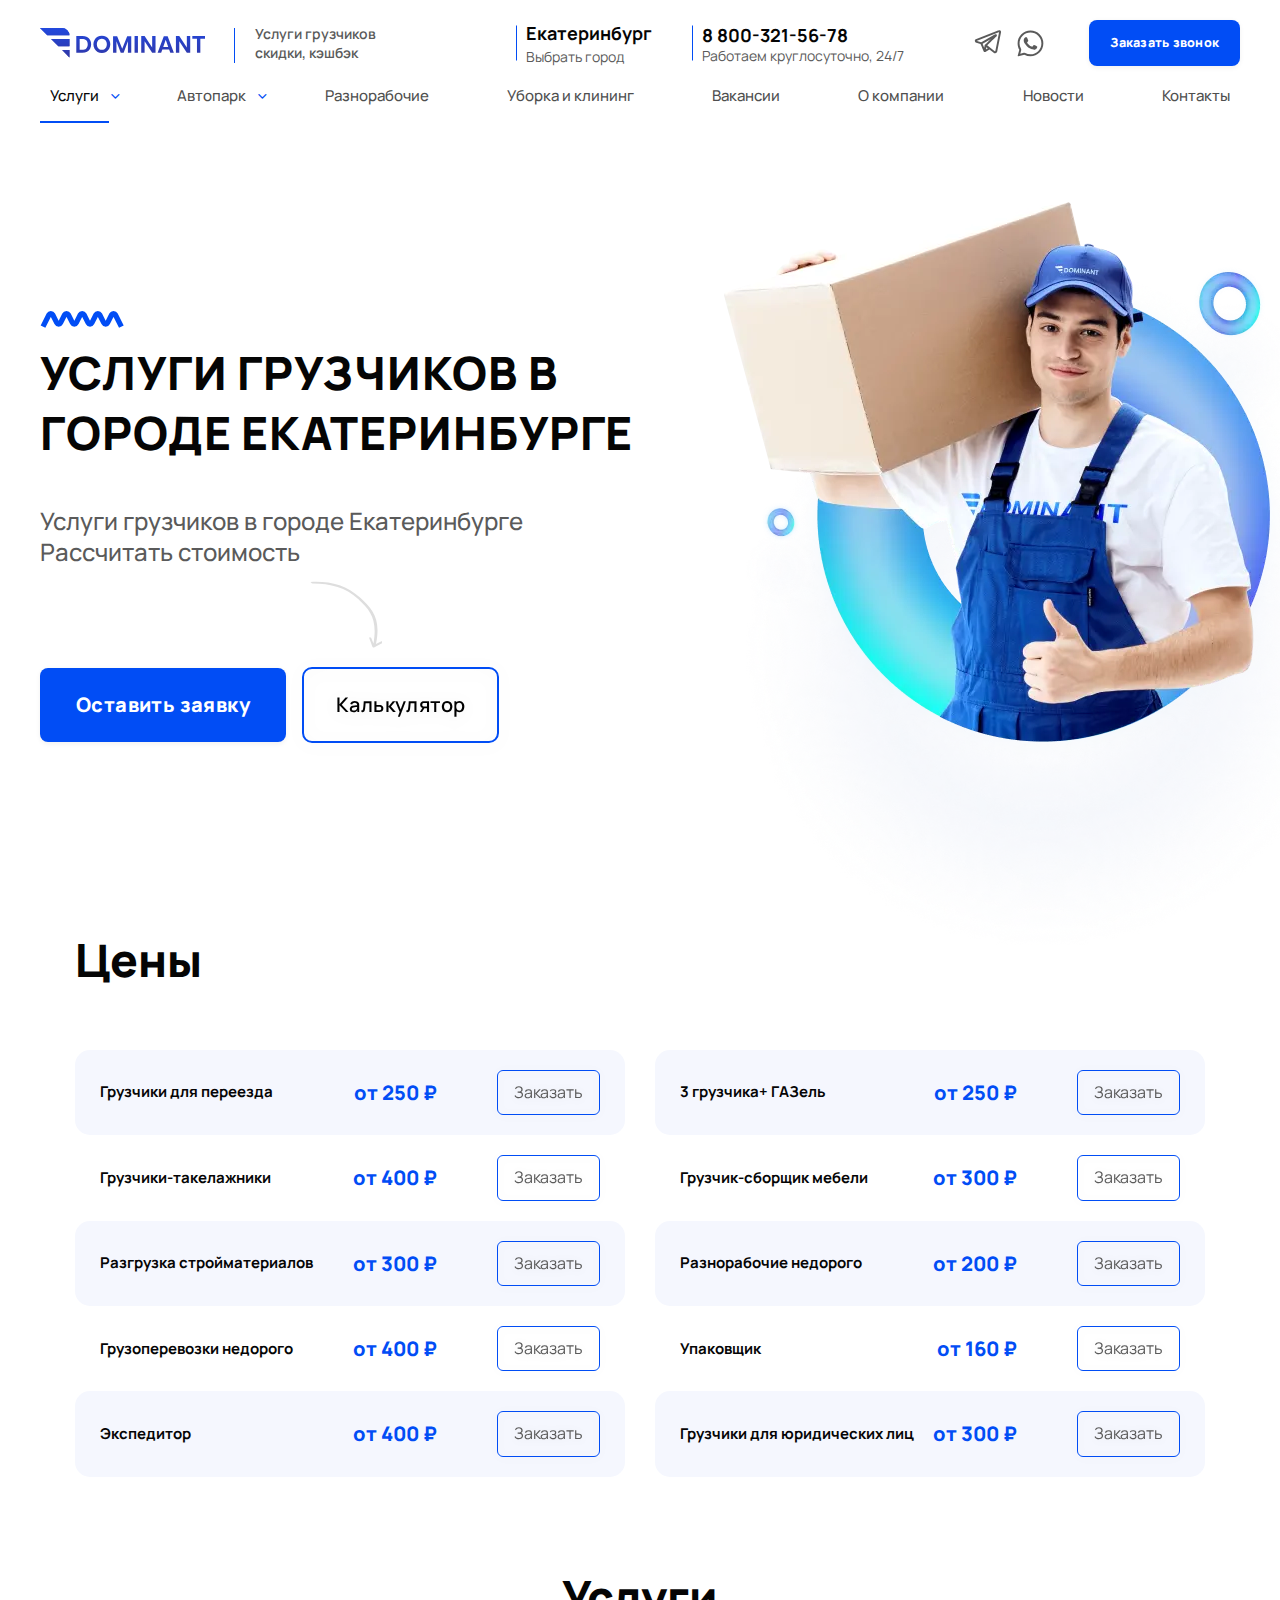
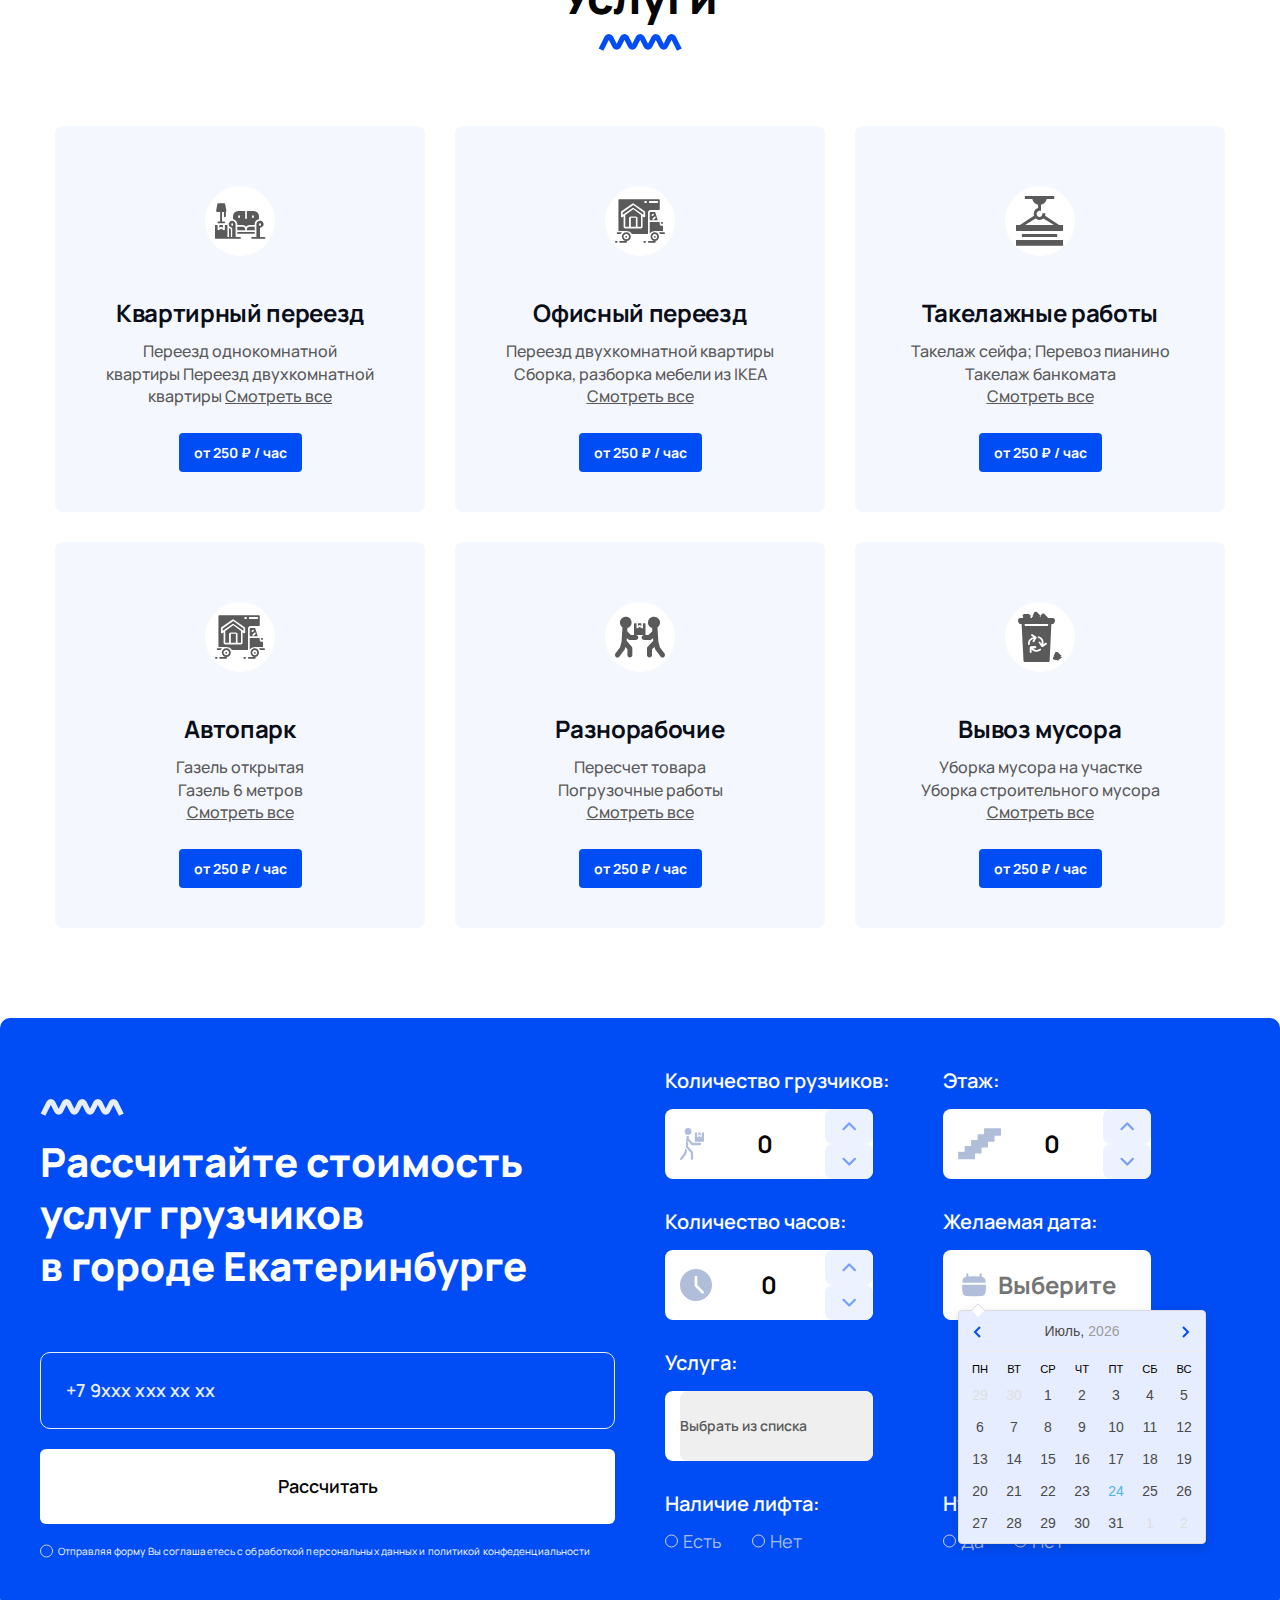
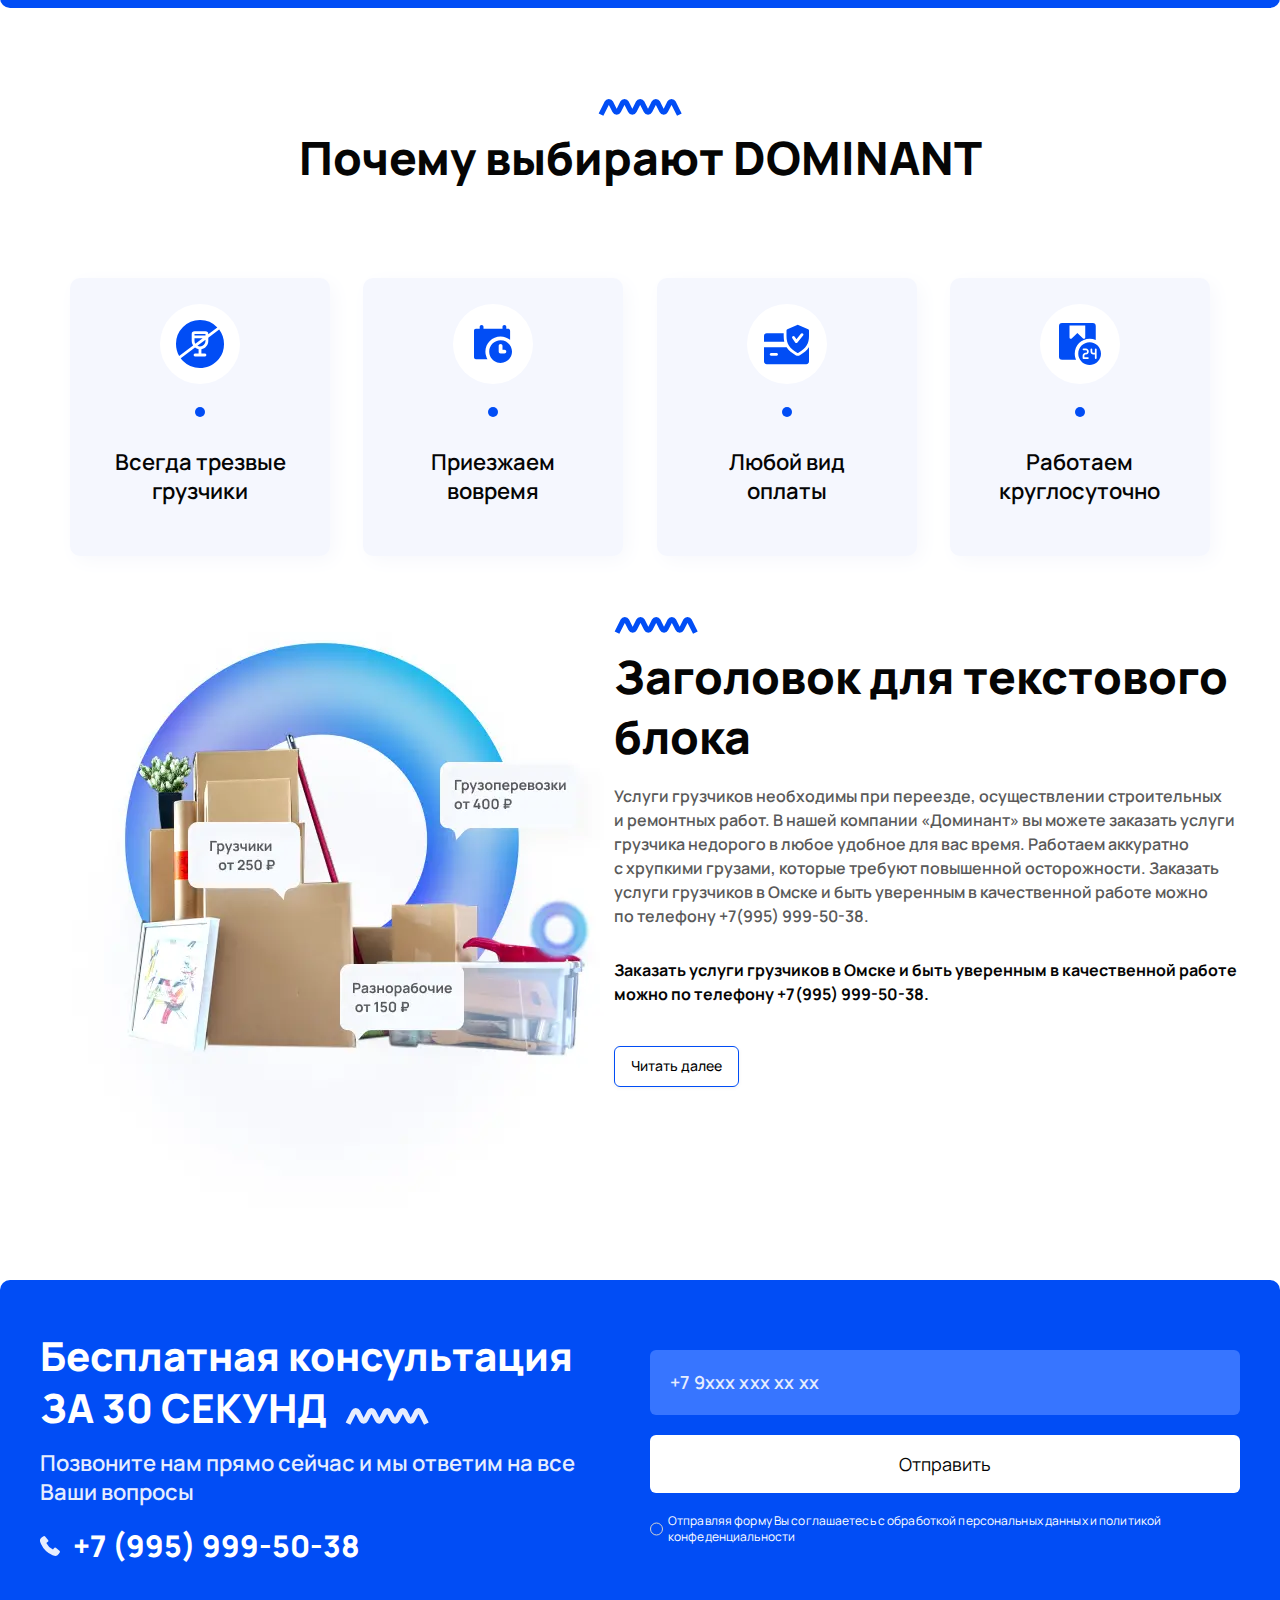
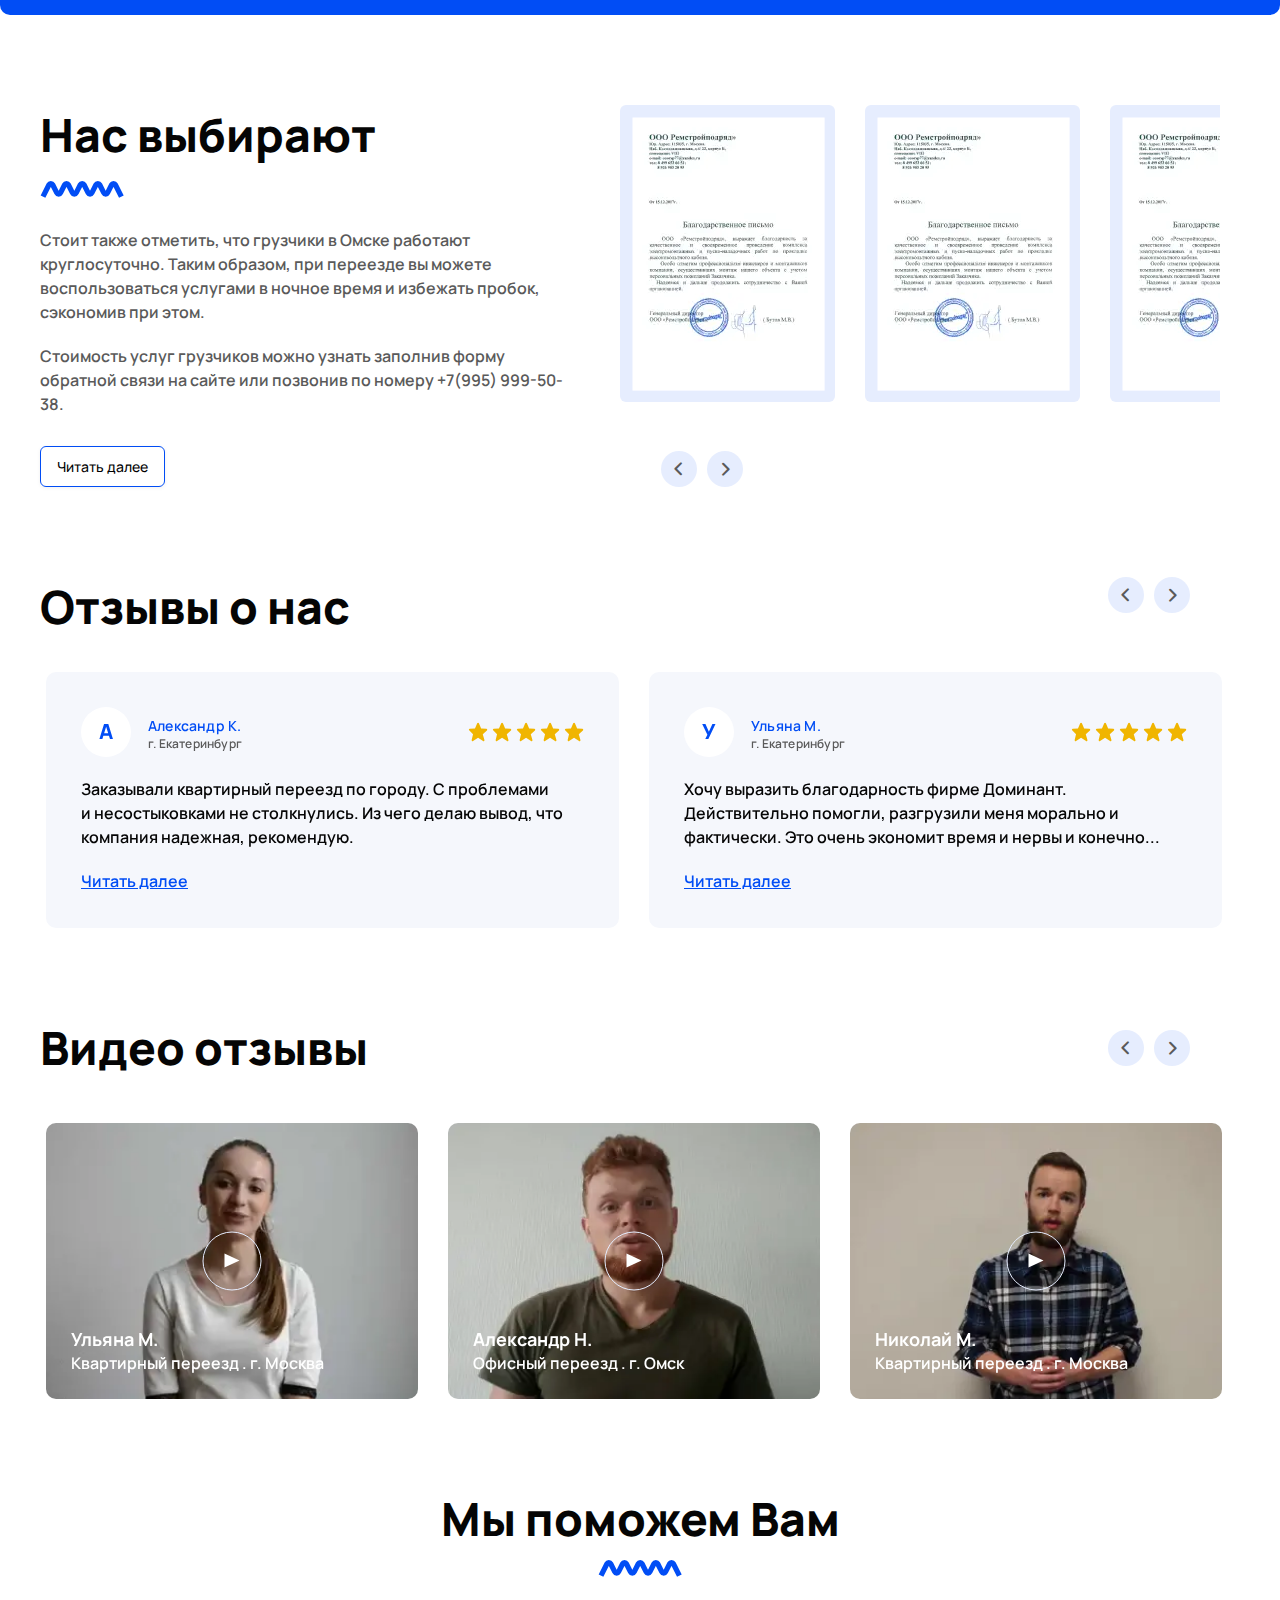
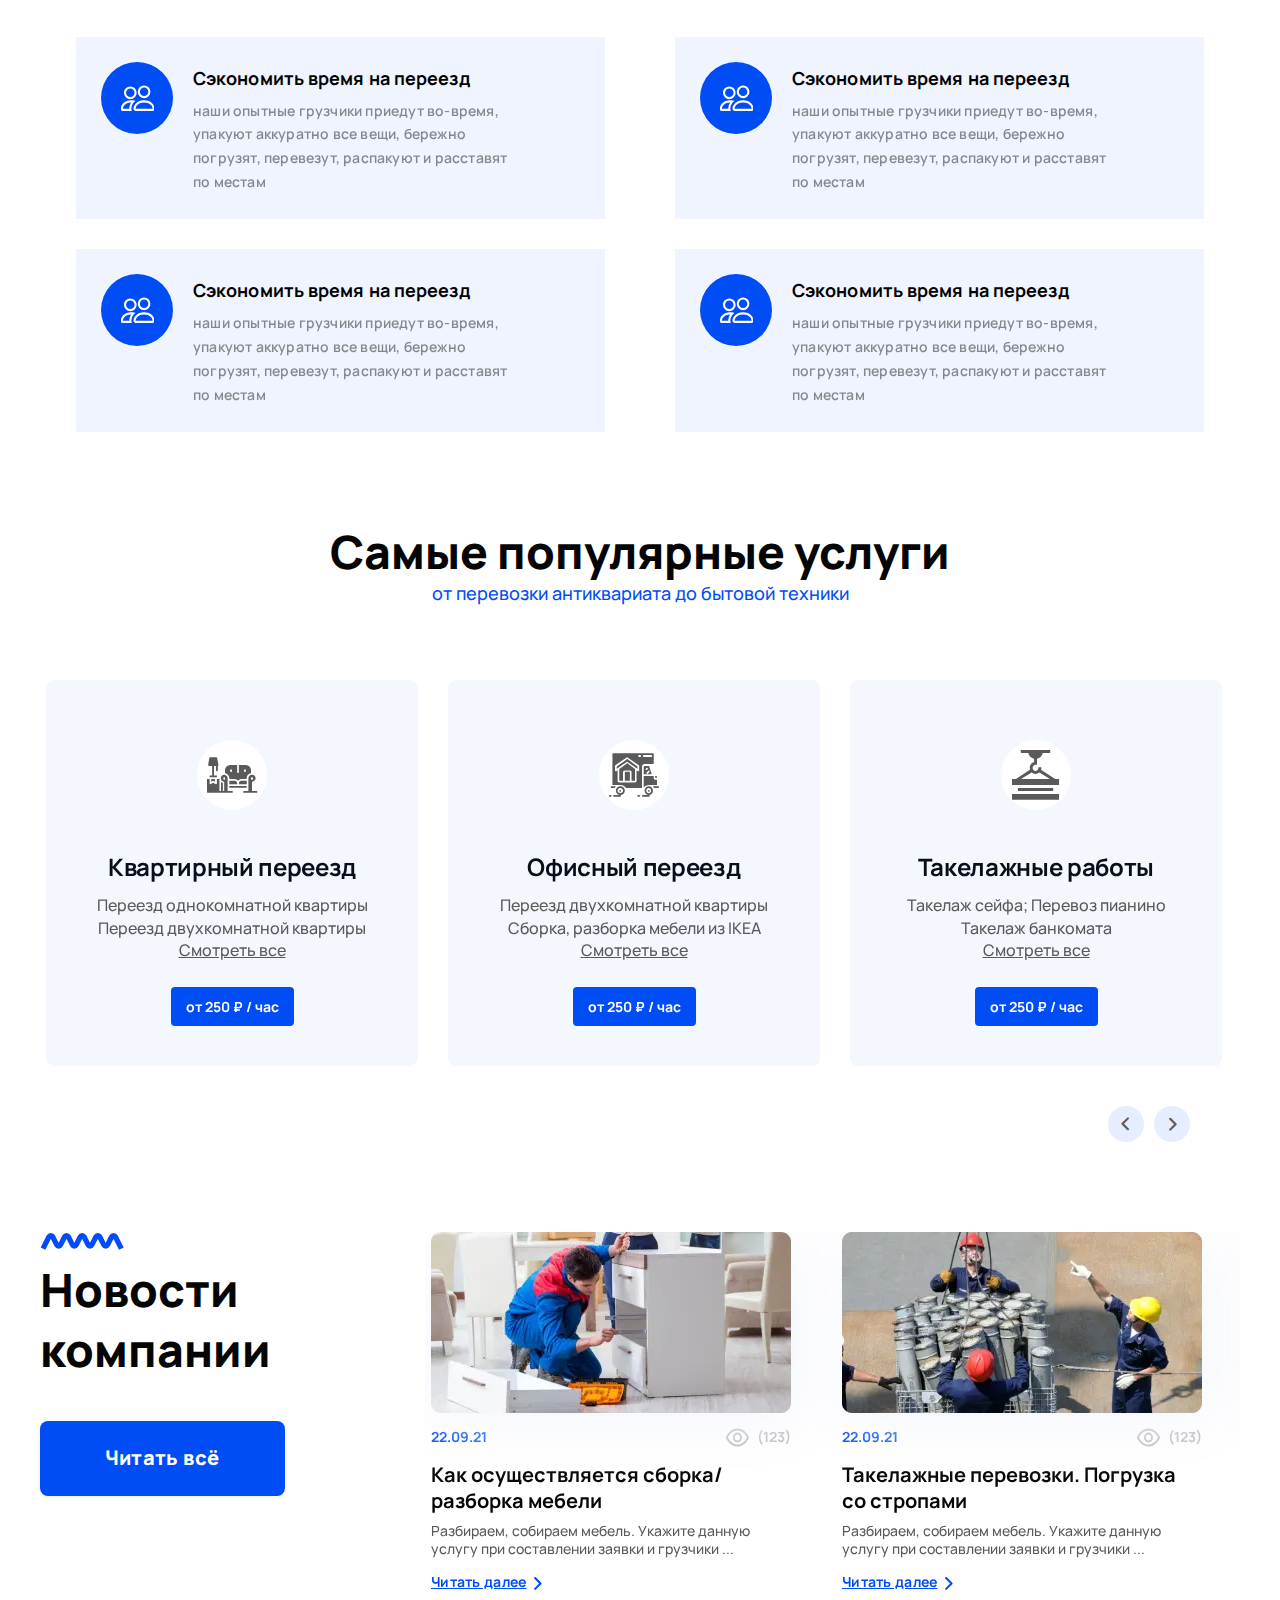
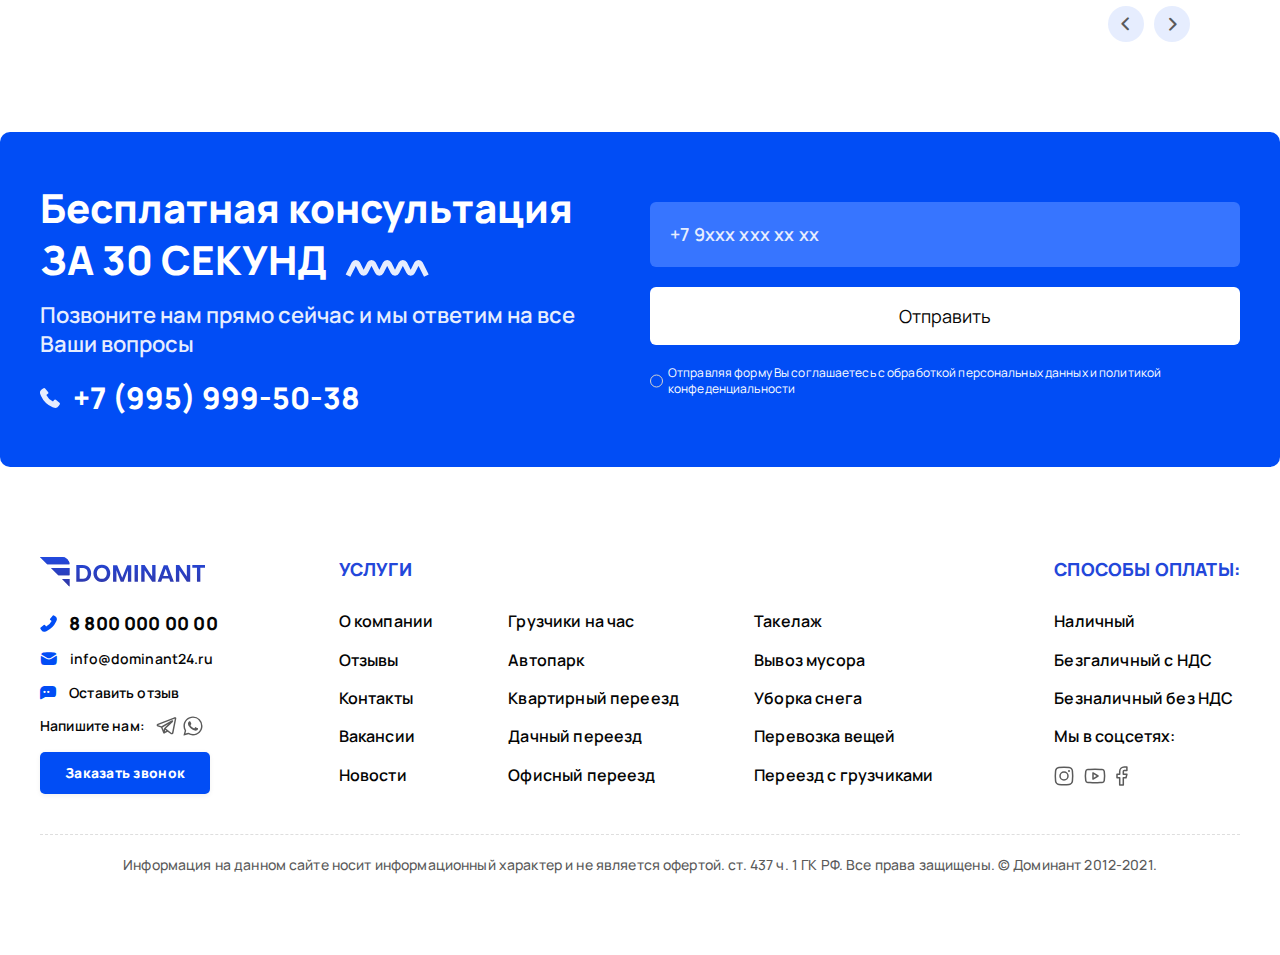
<file: index.html>
<!DOCTYPE html>
<html lang="ru">
<head>
	<meta charset="UTF-8">
	<meta http-equiv="X-UA-Compatible" content="IE=edge">
	<meta name="viewport" content="width=device-width, initial-scale=1.0">
	<link rel="stylesheet" href="css/style.css?_v=20220409171145">
	<link href="https://fonts.googleapis.com/css2?family=Manrope:wght@400;500;600;700;800&family=Rubik&display=swap&_v=20220409171145"
		rel="stylesheet">
	<title>Услуги</title>
</head>

<body>
	<div class="wrapper">
		<header class="header">
	<div class="header__container">
		<div class="header__top">
			<a href="index.html" class="header__logo"><img src="img/logo.svg" alt="DOMINANT"></a>
			<p class="header__loaders">Услуги грузчиков<br>
				скидки, кэшбэк </p>
			<div class="header__town town-header">
				<span class="town-header__name town-name">Екатеринбург</span>
				<a href="##" class="town-header__choise">Выбрать город</a>
			</div>
			<div class="header__phone phone-header">
				<p class="phone-header__number">8 800-321-56-78</p>
				<p class="phone-header__ad">Работаем круглосуточно, 24/7</p>
			</div>
			<div class="header__icons">
				<a href="##"><img src="img/telegram.svg" alt="telegram"></a>
				<a href="##"><img src="img/viber.svg" alt="viber"></a>
			</div>
			<a href="##" class="header__call-order call-order button-blue">Заказать звонок</a>
		</div>
		<nav class="header__nav nav-header">
			<ul class="nav-header__list">
				<li class="nav-header__item"><a href="index.html"
						class="nav-header__link submenu-inner selected-link _icon-arr">
						Услуги</a>
					<ul class="submenu-list">
						<li class="submenu-item"><a href="##" class="submenu-link">Такелаж</a></li>
						<li class="submenu-item"><a href="##" class="submenu-link">Вывоз мусора</a></li>
						<li class="submenu-item"><a href="##" class="submenu-link">Уборка снега</a></li>
						<li class="submenu-item"><a href="##" class="submenu-link">Перевозка вещей</a></li>
						<li class="submenu-item"><a href="##" class="submenu-link">Переезд с грузчиками</a></li>
					</ul>
				</li>
				<li class="nav-header__item"><a href="cars.html" class="nav-header__link submenu-inner _icon-arr">Автопарк
					</a>
					<ul class="submenu-list">
						<li class="submenu-item"><a href="##" class="submenu-link">Такелаж</a></li>
						<li class="submenu-item"><a href="##" class="submenu-link">Вывоз мусора</a></li>
						<li class="submenu-item"><a href="##" class="submenu-link">Уборка снега</a></li>
						<li class="submenu-item"><a href="##" class="submenu-link">Перевозка вещей</a></li>
						<li class="submenu-item"><a href="##" class="submenu-link">Переезд с грузчиками</a></li>
					</ul>
				</li>
				<li class="nav-header__item"><a href="error.html" class="nav-header__link">Разнорабочие</a></li>
				<li class="nav-header__item"><a href="error.html" class="nav-header__link">Уборка и клининг</a></li>
				<li class="nav-header__item"><a href="vacancies.html" class="nav-header__link">Вакансии</a></li>
				<li class="nav-header__item"><a href="error.html" class="nav-header__link">О компании</a></li>
				<li class="nav-header__item"><a href="news.html" class="nav-header__link">Новости</a></li>
				<li class="nav-header__item"><a href="contacts.html" class="nav-header__link">Контакты</a></li>
			</ul>
		</nav>
	</div>
</header>
		<main class="main">
			<section class="intro">
	<div class="intro__container">
		<img src="img/waveBlue.svg" alt="wave" class="intro__wave">
		<h1 class="intro__title">Услуги грузчиков в <br> городе <span class="town-name">Екатеринбурге</span></h1>
		<p class="intro__suptitle">Услуги грузчиков в городе <span class="town-name">Екатеринбурге</span> <br>Рассчитать
			стоимость
			<img src="img/arrowCurve.svg" alt="arrowCurve" class="arrow-curve">
		</p>
		<div class="intro__buttons">
			<a href="##" class="intro__call call-order button-blue">Оставить заявку</a>
			<a href="#calc" class="intro__calc">Калькулятор</a>
		</div>
		<picture><source srcset="img/loadderPeople.webp" type="image/webp"><img src="img/loadderPeople.png" alt="loadder" class="intro__loader"></picture>
	</div>
</section>
			<section class="price sect">
	<div class="price__container">
		<h2 class="price__title sect-title">Цены</h2>
		<div class="price__inner">
			<div class="price__inner-item item-price">
				<p class="item-price__name">Грузчики для переезда</p>
				<p class="item-price__cout">от 250 ₽</p>
				<a href="#" class="item-price__order">Заказать</a>
			</div>
			<div class="price__inner-item item-price">
				<p class="item-price__name">3 грузчика+ ГАЗель</p>
				<p class="item-price__cout">от 250 ₽</p>
				<a href="#" class="item-price__order">Заказать</a>
			</div>
			<div class="price__inner-item item-price item-white">
				<p class="item-price__name">Грузчики-такелажники</p>
				<p class="item-price__cout">от 400 ₽</p>
				<a href="#" class="item-price__order">Заказать</a>
			</div>
			<div class="price__inner-item item-price item-white">
				<p class="item-price__name">Грузчик-сборщик мебели</p>
				<p class="item-price__cout">от 300 ₽</p>
				<a href="#" class="item-price__order">Заказать</a>
			</div>
			<div class="price__inner-item item-price">
				<p class="item-price__name">Разгрузка стройматериалов</p>
				<p class="item-price__cout">от 300 ₽</p>
				<a href="#" class="item-price__order">Заказать</a>
			</div>
			<div class="price__inner-item item-price">
				<p class="item-price__name">Разнорабочие недорого</p>
				<p class="item-price__cout">от 200 ₽</p>
				<a href="#" class="item-price__order">Заказать</a>
			</div>
			<div class="price__inner-item item-price item-white">
				<p class="item-price__name">Грузоперевозки недорого</p>
				<p class="item-price__cout">от 400 ₽</p>
				<a href="#" class="item-price__order">Заказать</a>
			</div>
			<div class="price__inner-item item-price item-white">
				<p class="item-price__name">Упаковщик</p>
				<p class="item-price__cout">от 160 ₽</p>
				<a href="#" class="item-price__order">Заказать</a>
			</div>
			<div class="price__inner-item item-price">
				<p class="item-price__name">Экспедитор</p>
				<p class="item-price__cout">от 400 ₽</p>
				<a href="#" class="item-price__order">Заказать</a>
			</div>
			<div class="price__inner-item item-price">
				<p class="item-price__name">Грузчики для юридических лиц</p>
				<p class="item-price__cout">от 300 ₽</p>
				<a href="#" class="item-price__order">Заказать</a>
			</div>
		</div>
	</div>
</section>
			<section class="services sect">
	<div class="services__container">
		<h2 class="services__title sect-title">Услуги
			<img src="img/waveBlue.svg" alt="wave">
		</h2>
		<div class="services__inner">
			<div class="services__item item-services">
				<div class="item-services__img _icon-sofa"></div>
				<p class="item-services__name">Квартирный переезд</p>
				<p class="item-services__desc">Переезд однокомнатной квартиры
					Переезд двухкомнатной квартиры
					<span>Смотреть все</span>
				</p>
				<a href="##" class="item-services__button">от 250 ₽ / час</a>
			</div>
			<div class="services__item item-services">
				<div class="item-services__img _icon-truck"></div>
				<p class="item-services__name">Офисный переезд</p>
				<p class="item-services__desc">Переезд двухкомнатной квартиры
					Сборка, разборка мебели из IKEA
					<span>Смотреть все</span>
				</p>
				<a href="##" class="item-services__button">от 250 ₽ / час</a>
			</div>
			<div class="services__item item-services">
				<div class="item-services__img _icon-crane"></div>
				<p class="item-services__name">Такелажные работы</p>
				<p class="item-services__desc">Такелаж сейфа; Перевоз пианино
					Такелаж банкомата<br>
					<span>Смотреть все</span>
				</p>
				<a href="##" class="item-services__button">от 250 ₽ / час</a>
			</div>
			<div class="services__item item-services">
				<div class="item-services__img _icon-truck"></div>
				<p class="item-services__name">Автопарк</p>
				<p class="item-services__desc">Газель открытая<br>
					Газель 6 метров<br>
					<span>Смотреть все</span>
				</p>
				<a href="##" class="item-services__button">от 250 ₽ / час</a>
			</div>
			<div class="services__item item-services">
				<div class="item-services__img _icon-moving"></div>
				<p class="item-services__name">Разнорабочие</p>
				<p class="item-services__desc">Пересчет товара <br>
					Погрузочные работы<br>
					<span>Смотреть все</span>
				</p>
				<a href="##" class="item-services__button">от 250 ₽ / час</a>
			</div>
			<div class="services__item item-services">
				<div class="item-services__img _icon-garbage"></div>
				<p class="item-services__name">Вывоз мусора</p>
				<p class="item-services__desc">Уборка мусора на участке <br>
					Уборка строительного мусора <br>
					<span>Смотреть все</span>
				</p>
				<a href="##" class="item-services__button">от 250 ₽ / час</a>
			</div>
		</div>
	</div>
</section>
			<section class="calculator sect" id="calc">
	<div class="calculator__container">
		<div class="calculator__left">
			<img src="img/waveWhite.svg" alt="wave">
			<h5 class="calculator__title title5">Рассчитайте стоимость
				услуг грузчиков <br>
				в городе <span class="town-name">Екатеринбурге</span></h5>
			<form action="">
				<input type="text" class="calculator__phone" placeholder="+7 9ххх ххх хх хх">
				<button type="submit" class="calculator__button">Рассчитать</button>
				<label class="calculator__confid">
					<input type="radio" class="radio">
					<span class="radio-btn"> Отправляя форму Вы соглашаетесь с обработкой персональных данных и политикой
						конфеденциальности</span>
				</label>
			</form>
		</div>
		<div class="calculator__right">
			<div class="calculator__item item-calculator">
				<p class="item-calculator__title">Количество грузчиков:</p>
				<div class="item-calculator__inner">
					<img src="img/loader.svg" alt="loader">
					<span class="item-calculator__cout">0</span>
					<div class="item-calculator__buttons">
						<span class="item-calculator__up _icon-arr"></span>
						<span class="item-calculator__down _icon-arr"></span>
					</div>
				</div>
			</div>
			<div class="calculator__item item-calculator">
				<p class="item-calculator__title">Этаж:</p>
				<div class="item-calculator__inner">
					<img src="img/ladder.svg" alt="ladder">
					<span class="item-calculator__cout">0</span>
					<div class="item-calculator__buttons">
						<span class="item-calculator__up _icon-arr"></span>
						<span class="item-calculator__down _icon-arr"></span>
					</div>
				</div>
			</div>
			<div class="calculator__item item-calculator">
				<p class="item-calculator__title">Количество часов:</p>
				<div class="item-calculator__inner">
					<img src="img/clock.svg" alt="clock">
					<span class="item-calculator__cout">0</span>
					<div class="item-calculator__buttons">
						<span class="item-calculator__up _icon-arr"></span>
						<span class="item-calculator__down _icon-arr"></span>
					</div>
				</div>
			</div>
			<div class="calculator__item item-calculator">
				<p class="item-calculator__title">Желаемая дата:</p>
				<div class="item-calculator__inner">
					<img src="img/Calendar.svg" alt="Calendar" class="calendar-icon">
					<input type="text" class="calendar" placeholder="Выберите">
				</div>
			</div>
			<div class="calculator__item item-calculator w">
				<p class="item-calculator__title">Услуга:</p>
				<div class="item-calculator__inner">
					<select>
						<option>Выбрать из списка</option>
						<option value="lorem">lorem</option>
						<option value="lorem">lorem</option>
						<option value="lorem">lorem</option>
					</select>
				</div>
			</div>
			<div class="calculator__item item-calculator elevator">
				<p class="item-calculator__title">Наличие лифта:</p>
				<div class="item-calculator__elevator">
					<label class="elevator-radio">
						<input type="radio" name="elevator" class="radio">
						<span class="radio-btn white">Есть</span>
					</label>
					<label class="elevator-radio">
						<input type="radio" name="elevator" class="radio">
						<span class="radio-btn white">Нет</span>
					</label>
				</div>
			</div>
			<div class="calculator__item item-calculator">
				<p class="item-calculator__title">Нужен автомобиль:</p>
				<div class="item-calculator__auto">
					<label class="auto-radio">
						<input type="radio" name="auto" class="radio">
						<span class="radio-btn white">Да</span>
					</label>
					<label class="auto-radio">
						<input type="radio" name="auto" class="radio">
						<span class="radio-btn white">Нет</span>
					</label>
				</div>
			</div>
		</div>
	</div>
</section>
			<section class="benefits sect">
	<div class="benefits__container">
		<img src="img/waveBlue.svg" alt="waveBlue" class="benefits__line">
		<h2 class="benefits__title sect-title">Почему выбирают DOMINANT</h2>
		<div class="benefits__inner">
			<div class="benefits__item item-benefits">
				<div class="item-benefits__img"><img src="img/benefits/noAlcohol.svg" alt="noAlcohol"></div>
				<div class="item-benefits__circle"></div>
				<div class="item-benefits__desc">Всегда трезвые грузчики</div>
			</div>
			<div class="benefits__item item-benefits">
				<div class="item-benefits__img"><img src="img/benefits/calendar.svg" alt="calendar"></div>
				<div class="item-benefits__circle"></div>
				<div class="item-benefits__desc">Приезжаем вовремя</div>
			</div>
			<div class="benefits__item item-benefits">
				<div class="item-benefits__img"><img src="img/benefits/creditCard.svg" alt="creditCard"></div>
				<div class="item-benefits__circle"></div>
				<div class="item-benefits__desc">Любой вид оплаты</div>
			</div>
			<div class="benefits__item item-benefits">
				<div class="item-benefits__img"><img src="img/benefits/24hours.svg" alt="24hours"></div>
				<div class="item-benefits__circle"></div>
				<div class="item-benefits__desc">Работаем круглосуточно</div>
			</div>

		</div>
	</div>
</section>
			<section class="description">
	<div class="description__container">
		<picture><source srcset="img/desc.webp" type="image/webp"><img src="img/desc.jpg" class="description__img" alt="desc"></picture>
		<div class="description__inner">
			<img src="img/waveBlue.svg" class="description__line" alt="waveBlue">
			<h2 class="description__title sect-title">Заголовок для текстового блока</h2>
			<p class="description__text">Услуги грузчиков необходимы при переезде, осуществлении строительных и ремонтных
				работ. В нашей компании «Доминант» вы можете заказать услуги грузчика недорого в любое удобное для вас время.
				Работаем аккуратно с хрупкими грузами, которые требуют повышенной осторожности.
				Заказать услуги грузчиков в Омске и быть уверенным в качественной работе можно по телефону +7(995) 999-50-38.
			</p>
			<p class="description__order">
				Заказать услуги грузчиков в Омске и быть уверенным в качественной работе можно по телефону +7(995) 999-50-38.
			</p>
			<a href="#" class="description__button button-border">Читать далее</a>
		</div>
	</div>
</section>
			<section class="advice sect">
	<div class="advice__container">
		<div class="advice__inner">
			<h5 class="advice__title title5">Бесплатная консультация
				ЗА 30 СЕКУНД <span><img src="img/waveWhite.svg" alt="waveWhite"></span></h5>
			<p class="advice__desc">Позвоните нам прямо сейчас и мы ответим на все Ваши вопросы</p>
			<div class="advice__phone">
				<img src="img/phone.svg" alt="phone">
				<p>+7 (995) 999-50-38</p>
			</div>
		</div>
		<form action="" class="advice__form">
			<input type="text" class="advice__input" placeholder="+7 9ххх ххх хх хх">
			<a href="##" class="advice__button button-white succes-button">Отправить</a>
			<label>
				<input type="radio" class="radio">
				<span class="radio-btn">Отправляя форму Вы соглашаетесь с обработкой персональных данных и политикой
					конфеденциальности</span>
			</label>
		</form>
	</div>
</section>
			<section class="choise sect">
	<div class="choise__container">
		<div class="choise__left">
			<h2 class="choise__title sect-title">Нас выбирают</h2>
			<img src="img/waveBlue.svg" alt="waveBlue" class="choise__line">
			<p class="choise__desc">Стоит также отметить, что грузчики в Омске работают круглосуточно. Таким образом, при
				переезде вы можете воспользоваться услугами в ночное время и избежать пробок, сэкономив при этом.
			</p>
			<p class="choise__phone">
				Стоимость услуг грузчиков можно узнать заполнив форму обратной связи на сайте или позвонив по номеру +7(995)
				999-50-38.</p>
			<a href="" class="button-border choise__button">Читать далее</a>
		</div>
		<div class="slider-choise">
			<div class="slider-choise__item">
				<picture><source srcset="img/letter.webp" type="image/webp"><img src="img/letter.png" alt="letter"></picture>
			</div>
			<div class="slider-choise__item">
				<picture><source srcset="img/letter.webp" type="image/webp"><img src="img/letter.png" alt="letter"></picture>
			</div>
			<div class="slider-choise__item">
				<picture><source srcset="img/letter.webp" type="image/webp"><img src="img/letter.png" alt="letter"></picture>
			</div>
			<div class="slider-choise__item">
				<picture><source srcset="img/letter.webp" type="image/webp"><img src="img/letter.png" alt="letter"></picture>
			</div>
		</div>
		<div class="choise__slider-arrows arr-choise slider-arrows" >
			<a href="##" class="arr-choise__prev _icon-arr slider-arr-prev"></a>
			<a href="##" class="arr-choise__next _icon-arr slider-arr-next"></a>
		</div>
	</div>
</section>
			<section class="sect reviews">
	<div class="reviews__container">
		<div class="reviews__top">
			<h2 class="reviews__title sect-title">Отзывы о нас</h2>
		<div class="reviews__arrows slider-arrows arrows-reviews">
			<a href="##" class="arrows-reviews__prev slider-arr-prev _icon-arr"></a>
			<a href="##" class="arrows-reviews__next slider-arr-next _icon-arr"></a>
		</div>
		</div>
		<div class="reviews__slider slider-reviews">
			<div class="slider-reviews__item item-reviews">
				<div class="item-reviews__top">
					<div class="item-reviews__avatar">
						<p>A</p>
					</div>
					<div class="item-reviews__user">
						<p class="item-reviews__name">Александр К.</p>
						<p class="item-reviews__town">г. Екатеринбург</p>
					</div>
					<div class="item-reviews__rating">
						<img src="img/star.svg" alt="star">
						<img src="img/star.svg" alt="star">
						<img src="img/star.svg" alt="star">
						<img src="img/star.svg" alt="star">
						<img src="img/star.svg" alt="star">
					</div>
				</div>
				<p class="item-reviews__text">Заказывали квартирный переезд по городу. С проблемами и несостыковками
					не столкнулись. Из чего делаю вывод, что компания надежная, рекомендую.</p>
				<a href="##" class="item-reviews__more">Читать далее</a>
			</div>
			<div class="slider-reviews__item item-reviews">
				<div class="item-reviews__top">
					<div class="item-reviews__avatar">
						<p>У</p>
					</div>
					<div class="item-reviews__user">
						<p class="item-reviews__name">Ульяна М.</p>
						<p class="item-reviews__town">г. Екатеринбург</p>
					</div>
					<div class="item-reviews__rating">
						<img src="img/star.svg" alt="star">
						<img src="img/star.svg" alt="star">
						<img src="img/star.svg" alt="star">
						<img src="img/star.svg" alt="star">
						<img src="img/star.svg" alt="star">
					</div>
				</div>
				<p class="item-reviews__text">Хочу выразить благодарность фирме Доминант. Действительно помогли, разгрузили меня
					морально и фактически. Это очень экономит время и нервы и конечно...</p>
				<a href="##" class="item-reviews__more">Читать далее</a>
			</div>
			<div class="slider-reviews__item item-reviews">
				<div class="item-reviews__top">
					<div class="item-reviews__avatar">
						<p>A</p>
					</div>
					<div class="item-reviews__user">
						<p class="item-reviews__name">Александр К.</p>
						<p class="item-reviews__town">г. Екатеринбург</p>
					</div>
					<div class="item-reviews__rating">
						<img src="img/star.svg" alt="star">
						<img src="img/star.svg" alt="star">
						<img src="img/star.svg" alt="star">
						<img src="img/star.svg" alt="star">
						<img src="img/star.svg" alt="star">
					</div>
				</div>
				<p class="item-reviews__text">Заказывали квартирный переезд по городу. С проблемами и несостыковками
					не столкнулись. Из чего делаю вывод, что компания надежная, рекомендую.</p>
				<a href="##" class="item-reviews__more">Читать далее</a>
			</div>
			<div class="slider-reviews__item item-reviews">
				<div class="item-reviews__top">
					<div class="item-reviews__avatar">
						<p>У</p>
					</div>
					<div class="item-reviews__user">
						<p class="item-reviews__name">Ульяна М.</p>
						<p class="item-reviews__town">г. Екатеринбург</p>
					</div>
					<div class="item-reviews__rating">
						<img src="img/star.svg" alt="star">
						<img src="img/star.svg" alt="star">
						<img src="img/star.svg" alt="star">
						<img src="img/star.svg" alt="star">
						<img src="img/star.svg" alt="star">
					</div>
				</div>
				<p class="item-reviews__text">Хочу выразить благодарность фирме Доминант. Действительно помогли, разгрузили меня
					морально и фактически. Это очень экономит время и нервы и конечно...</p>
				<a href="##" class="item-reviews__more">Читать далее</a>
			</div>
		</div>
	</div>
</section>
			<section class="videos sect">
	<div class="videos__container">
		<div class="videos__top">
			<h2 class="videos__title sect-title">Видео отзывы</h2>
			<div class="videos__arrows slider-arrows">
				<a href="##" class="videos-prev slider-arr-prev _icon-arr"></a>
				<a href="##" class="videos-next slider-arr-next _icon-arr"></a>
			</div>
		</div>
		<div class="videos__slider">
			<div class="videos__slider-item item-videos">
				<picture><source srcset="img/videos/ulyana.webp" type="image/webp"><img src="img/videos/ulyana.png" alt="girl" class="item-videos__img"></picture>
				<div class="item-videos__play">
					<span class="triangle"></span>
				</div>
				<div class="item-videos__title">
					<p class="item-videos__name">Ульяна М.</p>
					<p class="item-videos__desc">Квартирный переезд . г. Москва</p>
				</div>
			</div>
			<div class="videos__slider-item item-videos">
				<picture><source srcset="img/videos/alex.webp" type="image/webp"><img src="img/videos/alex.png" alt="girl" class="item-videos__img"></picture>
				<div class="item-videos__play">
					<span class="triangle"></span>
				</div>
				<div class="item-videos__title">
					<p class="item-videos__name">Александр Н.</p>
					<p class="item-videos__desc">Офисный переезд . г. Омск</p>
				</div>
			</div>
			<div class="videos__slider-item item-videos">
				<picture><source srcset="img/videos/nick.webp" type="image/webp"><img src="img/videos/nick.png" alt="girl" class="item-videos__img"></picture>
				<div class="item-videos__play">
					<span class="triangle"></span>
				</div>
				<div class="item-videos__title">
					<p class="item-videos__name">Николай М.</p>
					<p class="item-videos__desc">Квартирный переезд . г. Москва</p>
				</div>
			</div>
			<div class="videos__slider-item item-videos">
				<picture><source srcset="img/videos/ulyana.webp" type="image/webp"><img src="img/videos/ulyana.png" alt="girl" class="item-videos__img"></picture>
				<div class="item-videos__play">
					<span class="triangle"></span>
				</div>
				<div class="item-videos__title">
					<p class="item-videos__name">Ульяна М.</p>
					<p class="item-videos__desc">Квартирный переезд . г. Москва</p>
				</div>
			</div>
			<div class="videos__slider-item item-videos">
				<picture><source srcset="img/videos/alex.webp" type="image/webp"><img src="img/videos/alex.png" alt="girl" class="item-videos__img"></picture>
				<div class="item-videos__play">
					<span class="triangle"></span>
				</div>
				<div class="item-videos__title">
					<p class="item-videos__name">Александр Н.</p>
					<p class="item-videos__desc">Офисный переезд . г. Омск</p>
				</div>
			</div>
			<div class="videos__slider-item item-videos">
				<picture><source srcset="img/videos/nick.webp" type="image/webp"><img src="img/videos/nick.png" alt="girl" class="item-videos__img"></picture>
				<div class="item-videos__play">
					<span class="triangle"></span>
				</div>
				<div class="item-videos__title">
					<p class="item-videos__name">Николай М.</p>
					<p class="item-videos__desc">Квартирный переезд . г. Москва</p>
				</div>
			</div>
		</div>
	</div>
</section>
			<section class="we-help sect">
	<div class="we-help__container">
		<h2 class="we-help__title sect-title">Мы поможем Вам</h2>
		<img src="img/waveBlue.svg" alt="waveBlue" class="we-help__line">
		<div class="we-help__inner">
			<div class="we-help__item item-help">
				<div class="item-help__img">
					<img src="img/peoples.svg" alt="peoples">
				</div>
				<div class="item-help__desc">
					<p class="item-help__title">Сэкономить время на переезд</p>
					<p class="item-help__text">наши опытные грузчики приедут во-время, упакуют аккуратно все вещи, бережно
						погрузят, перевезут, распакуют и расставят по местам</p>
				</div>
			</div>
			<div class="we-help__item item-help">
				<div class="item-help__img">
					<img src="img/peoples.svg" alt="peoples">
				</div>
				<div class="item-help__desc">
					<p class="item-help__title">Сэкономить время на переезд</p>
					<p class="item-help__text">наши опытные грузчики приедут во-время, упакуют аккуратно все вещи, бережно
						погрузят, перевезут, распакуют и расставят по местам</p>
				</div>
			</div>
			<div class="we-help__item item-help">
				<div class="item-help__img">
					<img src="img/peoples.svg" alt="peoples">
				</div>
				<div class="item-help__desc">
					<p class="item-help__title">Сэкономить время на переезд</p>
					<p class="item-help__text">наши опытные грузчики приедут во-время, упакуют аккуратно все вещи, бережно
						погрузят, перевезут, распакуют и расставят по местам</p>
				</div>
			</div>
			<div class="we-help__item item-help">
				<div class="item-help__img">
					<img src="img/peoples.svg" alt="peoples">
				</div>
				<div class="item-help__desc">
					<p class="item-help__title">Сэкономить время на переезд</p>
					<p class="item-help__text">наши опытные грузчики приедут во-время, упакуют аккуратно все вещи, бережно
						погрузят, перевезут, распакуют и расставят по местам</p>
				</div>
			</div>
		</div>
	</div>
</section>
			<section class="popular-services sect">
	<div class="popular-services__container">
		<h2 class="popular-services__title sect-title">Самые популярные услуги</h2>
		<p class="popular-services__suptitle">от перевозки антиквариата до бытовой техники</p>
		<div class="popular-services__slider slider-popular">
			<div class="slider-popular__item item-services">
				<div class="item-services__img _icon-sofa"></div>
				<p class="item-services__name">Квартирный переезд</p>
				<p class="item-services__desc">Переезд однокомнатной квартиры
					Переезд двухкомнатной квартиры
					<span>Смотреть все</span>
				</p>
				<a href="##" class="item-services__button">от 250 ₽ / час</a>
			</div>
			<div class="slider-popular__item item-services">
				<div class="item-services__img _icon-truck"></div>
				<p class="item-services__name">Офисный переезд</p>
				<p class="item-services__desc">Переезд двухкомнатной квартиры
					Сборка, разборка мебели из IKEA
					<span>Смотреть все</span>
				</p>
				<a href="##" class="item-services__button">от 250 ₽ / час</a>
			</div>
			<div class="slider-popular__item item-services">
				<div class="item-services__img _icon-crane"></div>
				<p class="item-services__name">Такелажные работы</p>
				<p class="item-services__desc">Такелаж сейфа; Перевоз пианино
					Такелаж банкомата<br>
					<span>Смотреть все</span>
				</p>
				<a href="##" class="item-services__button">от 250 ₽ / час</a>
			</div>
			<div class="slider-popular__item item-services">
				<div class="item-services__img _icon-truck"></div>
				<p class="item-services__name">Автопарк</p>
				<p class="item-services__desc">Газель открытая<br>
					Газель 6 метров<br>
					<span>Смотреть все</span>
				</p>
				<a href="##" class="item-services__button">от 250 ₽ / час</a>
			</div>
			<div class="slider-popular__item item-services">
				<div class="item-services__img _icon-moving"></div>
				<p class="item-services__name">Разнорабочие</p>
				<p class="item-services__desc">Пересчет товара <br>
					Погрузочные работы<br>
					<span>Смотреть все</span>
				</p>
				<a href="##" class="item-services__button">от 250 ₽ / час</a>
			</div>
			<div class="slider-popular__item item-services">
				<div class="item-services__img _icon-garbage"></div>
				<p class="item-services__name">Вывоз мусора</p>
				<p class="item-services__desc">Уборка мусора на участке <br>
					Уборка строительного мусора <br>
					<span>Смотреть все</span>
				</p>
				<a href="##" class="item-services__button">от 250 ₽ / час</a>
			</div>
		</div>
		<div class="popular-services__arrows slider-arrows">
			<a href="##" class="arrows__popular-prev slider-arr-prev _icon-arr"></a>
			<a href="##" class="arrows__popular-next slider-arr-next _icon-arr"></a>
		</div>
	</div>
</section>
			<section class="news-company sect">
	<div class="news-company__container">
		<div class="news-company__inner">
			<div class="news-company__left">
				<img src="img/waveBlue.svg" alt="waveBlue" class="news-company__line">
				<h2 class="news-company__title sect-title">Новости компании</h2>
				<a href="##" class="news-company__button button-blue">Читать всё</a>
			</div>
			<div class="news-company__slider">
				<div class="slider-news__item item-news">
					<picture><source srcset="img/news/assembly.webp" type="image/webp"><img src="img/news/assembly.png" alt="assembly" class="item-news__img"></picture>
					<div class="item-news__top">
						<p class="item-news__date">22.09.21</p>
						<img src="img/eye.svg" class="item-news__eye" alt="eye">
						<p class="item-news__views">(123)</p>
					</div>
					<p class="item-news__title">Как осуществляется сборка/разборка мебели</p>
					<p class="item-news__desc">Разбираем, собираем мебель. Укажите данную услугу при составлении заявки и грузчики
						...</p>
					<a href="newsMore.html" class="item-news__further _icon-arr">Читать далее</a>
				</div>
				<div class="slider-news__item item-news">
					<picture><source srcset="img/news/transport.webp" type="image/webp"><img src="img/news/transport.png" alt="transport" class="item-news__img"></picture>
					<div class="item-news__top">
						<p class="item-news__date">22.09.21</p>
						<img src="img/eye.svg" class="item-news__eye" alt="eye">
						<p class="item-news__views">(123)</p>
					</div>
					<p class="item-news__title">Такелажные перевозки.
						Погрузка со стропами</p>
					<p class="item-news__desc">Разбираем, собираем мебель. Укажите данную услугу при составлении заявки и грузчики
						...</p>
					<a href="##" class="item-news__further _icon-arr">Читать далее</a>
				</div>
				<div class="slider-news__item item-news">
					<picture><source srcset="img/news/assembly.webp" type="image/webp"><img src="img/news/assembly.png" alt="assembly" class="item-news__img"></picture>
					<div class="item-news__top">
						<p class="item-news__date">22.09.21</p>
						<img src="img/eye.svg" class="item-news__eye" alt="eye">
						<p class="item-news__views">(123)</p>
					</div>
					<p class="item-news__title">Как осуществляется сборка/разборка мебели</p>
					<p class="item-news__desc">Разбираем, собираем мебель. Укажите данную услугу при составлении заявки и грузчики
						...</p>
					<a href="newsMore.html" class="item-news__further _icon-arr">Читать далее</a>
				</div>
				<div class="slider-news__item item-news">
					<picture><source srcset="img/news/transport.webp" type="image/webp"><img src="img/news/transport.png" alt="transport" class="item-news__img"></picture>
					<div class="item-news__top">
						<p class="item-news__date">22.09.21</p>
						<img src="img/eye.svg" class="item-news__eye" alt="eye">
						<p class="item-news__views">(123)</p>
					</div>
					<p class="item-news__title">Такелажные перевозки.
						Погрузка со стропами</p>
					<p class="item-news__desc">Разбираем, собираем мебель. Укажите данную услугу при составлении заявки и грузчики
						...</p>
					<a href="##" class="item-news__further _icon-arr">Читать далее</a>
				</div>
			</div>
		</div>
		<div class="news-company__arrows slider-arrows">
			<a href="##" class="news-company-prev slider-arr-prev _icon-arr"></a>
			<a href="##" class="news-company-next slider-arr-next _icon-arr"></a>
		</div>
	</div>
</section>
			<section class="advice sect">
	<div class="advice__container">
		<div class="advice__inner">
			<h5 class="advice__title title5">Бесплатная консультация
				ЗА 30 СЕКУНД <span><img src="img/waveWhite.svg" alt="waveWhite"></span></h5>
			<p class="advice__desc">Позвоните нам прямо сейчас и мы ответим на все Ваши вопросы</p>
			<div class="advice__phone">
				<img src="img/phone.svg" alt="phone">
				<p>+7 (995) 999-50-38</p>
			</div>
		</div>
		<form action="" class="advice__form">
			<input type="text" class="advice__input" placeholder="+7 9ххх ххх хх хх">
			<a href="##" class="advice__button button-white succes-button">Отправить</a>
			<label>
				<input type="radio" class="radio">
				<span class="radio-btn">Отправляя форму Вы соглашаетесь с обработкой персональных данных и политикой
					конфеденциальности</span>
			</label>
		</form>
	</div>
</section>
		</main>
		<footer class="footer sect">
	<div class="footer__container">
		<div class="footer__inner">
			<div class="footer__info info-footer">
				<a href="##"><img src="img/logo.svg" alt="dominant" class="info-footer__logo"></a>
				<p class="info-footer__phone">8 800 000 00 00</p>
				<p class="info-footer__mail _icon-mail">info@dominant24.ru</p>
				<p class="info-footer__review _icon-review">Оставить отзыв</p>
				<div class="info-footer__write">
					<p>Напишите нам:</p>
					<a href="##"><img src="img/telegram.svg" alt="telegram" class="info-footer__tg"></a>
					<a href="##"><img src="img/viber.svg" alt="viber" class="info-footer__viber"></a>
				</div>
				<a href="##" class="info-footer__call call-order button-blue">Заказать звонок</a>
			</div>
			<div class="footer__services services-footer">
				<p class="services-footer__title footer-title">УСЛУГИ</p>
				<div class="services-footer__inner">
					<ul class="services-footer__list">
						<li class="services-footer__item"><a href="##" class="services-footer__link">О компании</a></li>
						<li class="services-footer__item"><a href="##" class="services-footer__link">Отзывы</a></li>
						<li class="services-footer__item"><a href="##" class="services-footer__link">Контакты</a></li>
						<li class="services-footer__item"><a href="##" class="services-footer__link">Вакансии</a></li>
						<li class="services-footer__item"><a href="##" class="services-footer__link">Новости</a></li>
					</ul>
					<ul class="services-footer__list">
						<li class="services-footer__item"><a href="##" class="services-footer__link">Грузчики на час</a></li>
						<li class="services-footer__item"><a href="##" class="services-footer__link">Автопарк</a></li>
						<li class="services-footer__item"><a href="##" class="services-footer__link">Квартирный переезд</a></li>
						<li class="services-footer__item"><a href="##" class="services-footer__link">Дачный переезд</a></li>
						<li class="services-footer__item"><a href="##" class="services-footer__link">Офисный переезд</a></li>
					</ul>
					<ul class="services-footer__list">
						<li class="services-footer__item"><a href="##" class="services-footer__link">Такелаж</a></li>
						<li class="services-footer__item"><a href="##" class="services-footer__link">Вывоз мусора</a></li>
						<li class="services-footer__item"><a href="##" class="services-footer__link">Уборка снега</a></li>
						<li class="services-footer__item"><a href="##" class="services-footer__link">Перевозка вещей</a></li>
						<li class="services-footer__item"><a href="##" class="services-footer__link">Переезд с грузчиками</a></li>
					</ul>
				</div>
			</div>
			<div class="footer__payment payment-footer">
				<p class="payment-footer__title footer-title">Способы оплаты:</p>
				<ul class="payment-footer__list">
					<li class="payment-footer__item">Наличный</li>
					<li class="payment-footer__item">Безгаличный с НДС</li>
					<li class="payment-footer__item">Безналичный без НДС</li>
					<li class="payment-footer__item">Мы в соцсетях:</li>
					<li class="payment-footer__item payment-footer-links">
						<a href="#"><img src="img/inst.svg" alt="inst"></a>
						<a href="#"><img src="img/youtube.svg" alt="youtube"></a>
						<a href="#"><img src="img/facebook.svg" alt="facebook"></a>
					</li>
				</ul>
			</div>
		</div>
		<p class="footer__rights">Информация на данном сайте носит информационный характер и не является офертой. ст. 437 ч.
			1 ГК РФ. Все права защищены. © Доминант 2012-2021.</p>
	</div>
</footer>
	</div>
	<div class="popup__succes popup succes-popup">
	<div class="succes-popup__window popup-window">
		<div class="succes-popup__content  succes-content content-popup">
			<img src="img/Cancel.svg" alt="Cancel" class="town-content__close close-popup">
			<p class="succes-content__title title-popup">Ваша заявка успешно отправлена</p>
			<p class="succes-content__suptitle suptitle-popup">Ожидайте звонка в течении минуты<br>
				Менеджер произведет Вам рассчет стоимости и оформит заявку</p>
			<a href="##" class="succes-content__button button-blue close-btn">На главную</a>
		</div>
	</div>
</div>
<div class="popup__review popup review-popup">
	<div class="review-popup__window popup-window">
		<div class="review-popup__content content-popup review-content">
			<img src="img/Cancel.svg" alt="Cancel" class="review-content__close close-popup">
			<p class="review-content__title title-popup">Оставьте свой честный отзыв о нашей компании</p>
			<form action="" class="review-content__form">
				<div class="review-content__inner">
					<input type="text" class="review-content__name" placeholder="Ваше имя">
					<input type="text" class="review-content__phone" placeholder="+7 9ххх ххх хх хх">
					<textarea class="review-content__text" placeholder="Введите текст отзыва"></textarea>
				</div>
				<div class="review-content__bot">
					<a href="##" class="review-content__button button-blue close-btn">Отправить отзыв</a>
				</div>
			</form>
		</div>
	</div>
</div>
<div class="popup__town  popup town-popup">
	<div class="town-popup__window popup-window">
		<div class="town-popup__content town-content content-popup">
			<img src="img/Cancel.svg" alt="Cancel" class="town-content__close close-popup">
			<p class="town-content__title title-popup">Выбор города</p>
			<div class="town-content__search">
				<input type="text" class="town-content__input" placeholder="или введите название города">
				<img src="img/search.svg" alt="search">
			</div>
			<div class="town-content__inner">
				<ul class="town-content__list">
					<li class="town-content__item"><a href="##" class="town-content__link">Асбест</a></li>
					<li class="town-content__item"><a href="##" class="town-content__link">Сургут</a></li>
					<li class="town-content__item"><a href="##" class="town-content__link">Златоуст</a></li>
					<li class="town-content__item"><a href="##" class="town-content__link">Каменск-Уральский</a></li>
					<li class="town-content__item"><a href="##" class="town-content__link">Копейск</a></li>
					<li class="town-content__item"><a href="##" class="town-content__link">Курган</a></li>
					<li class="town-content__item"><a href="##" class="town-content__link">Магнитогорск</a></li>
				</ul>
				<ul class="town-content__list">
					<li class="town-content__item"><a href="##" class="town-content__link">Миасс</a></li>
					<li class="town-content__item"><a href="##" class="town-content__link">Нефтеюганск</a></li>
					<li class="town-content__item"><a href="##" class="town-content__link">Нижневартовск</a></li>
					<li class="town-content__item"><a href="##" class="town-content__link">Нижний Тагил</a></li>
					<li class="town-content__item"><a href="##" class="town-content__link">Новоуральск</a></li>
					<li class="town-content__item"><a href="##" class="town-content__link">Новый Уренгой</a></li>
					<li class="town-content__item"><a href="##" class="town-content__link">Ноябрьск</a></li>
				</ul>
				<ul class="town-content__list">
					<li class="town-content__item"><a href="##" class="town-content__link">Озёрск</a></li>
					<li class="town-content__item"><a href="##" class="town-content__link">Первоуральск</a></li>
					<li class="town-content__item"><a href="##" class="town-content__link">Пермь</a></li>
					<li class="town-content__item"><a href="##" class="town-content__link">Серов</a></li>
					<li class="town-content__item"><a href="##" class="town-content__link">Москва</a></li>
					<li class="town-content__item"><a href="##" class="town-content__link">Иркутск</a></li>
					<li class="town-content__item"><a href="##" class="town-content__link">Братск</a></li>
				</ul>
			</div>
		</div>
	</div>
</div>

<div class="popup__call  popup call-popup">
	<div class="call-popup__window popup-window">
		<div class="call-popup__content call-content content-popup">
			<img src="img/Cancel.svg" alt="Cancel" class="town-content__close close-popup">
			<p class="call-content__title title-popup">обратная связь</p>
			<p class="call-content__suptitle suptitle-popup">Наш менеджер перезвонит в течении минуты и проконсультирует
				по всем вопросам</p>
			<form action="">
				<input type="text" class="call-content__input" placeholder="+7 9ххх ххх хх хх">
				<a href="##" class="_icon-phone"></a>
				<button type="submit" class="button-blue call-content__button succes-button">Оставить заявку</button>
				<div class="call-content__allow">
					<input type="radio" id="confirm">
					<label for="confirm">Отправляя форму Вы соглашаетесь с обработкой персональных данных и политикой
						конфеденциальности</label>
			</form>
		</div>
	</div>
</div>
	<script src="js/app.js?_v=20220409171145"></script>
</body>

</html>
</file>
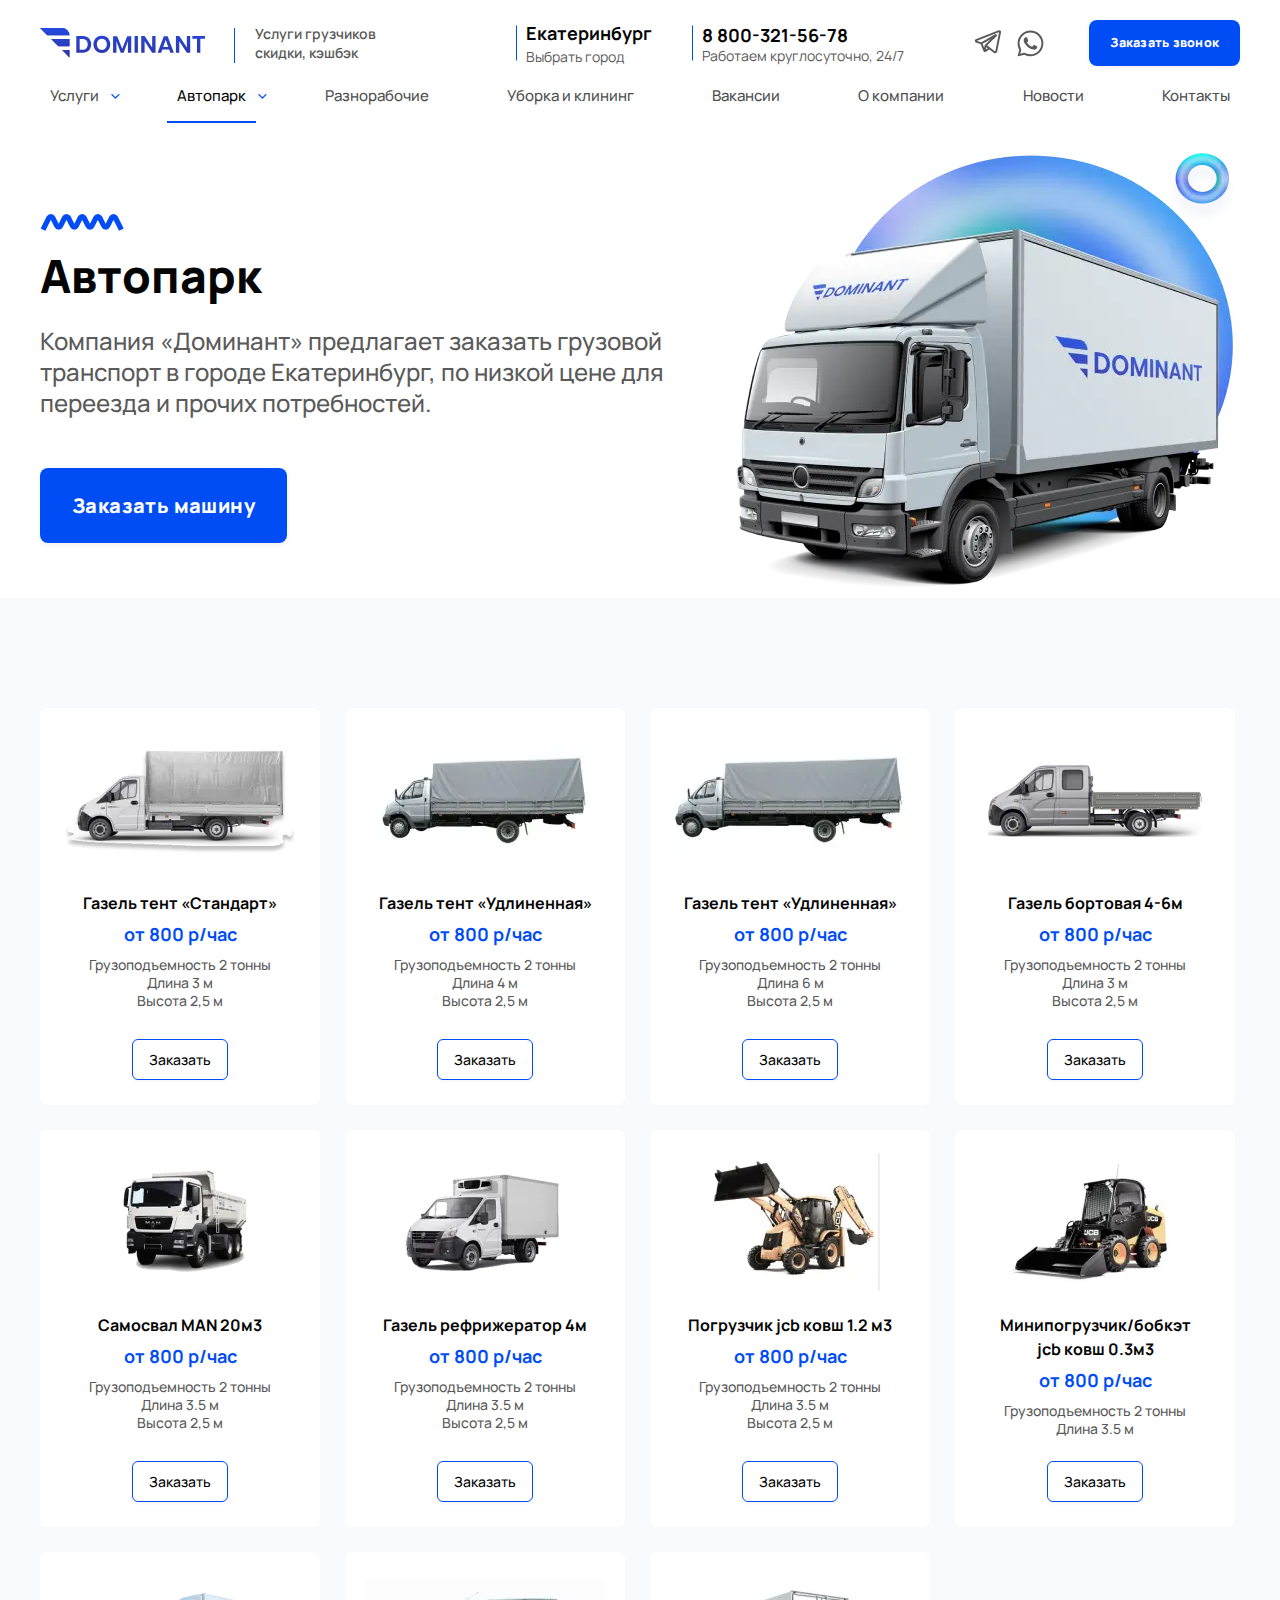
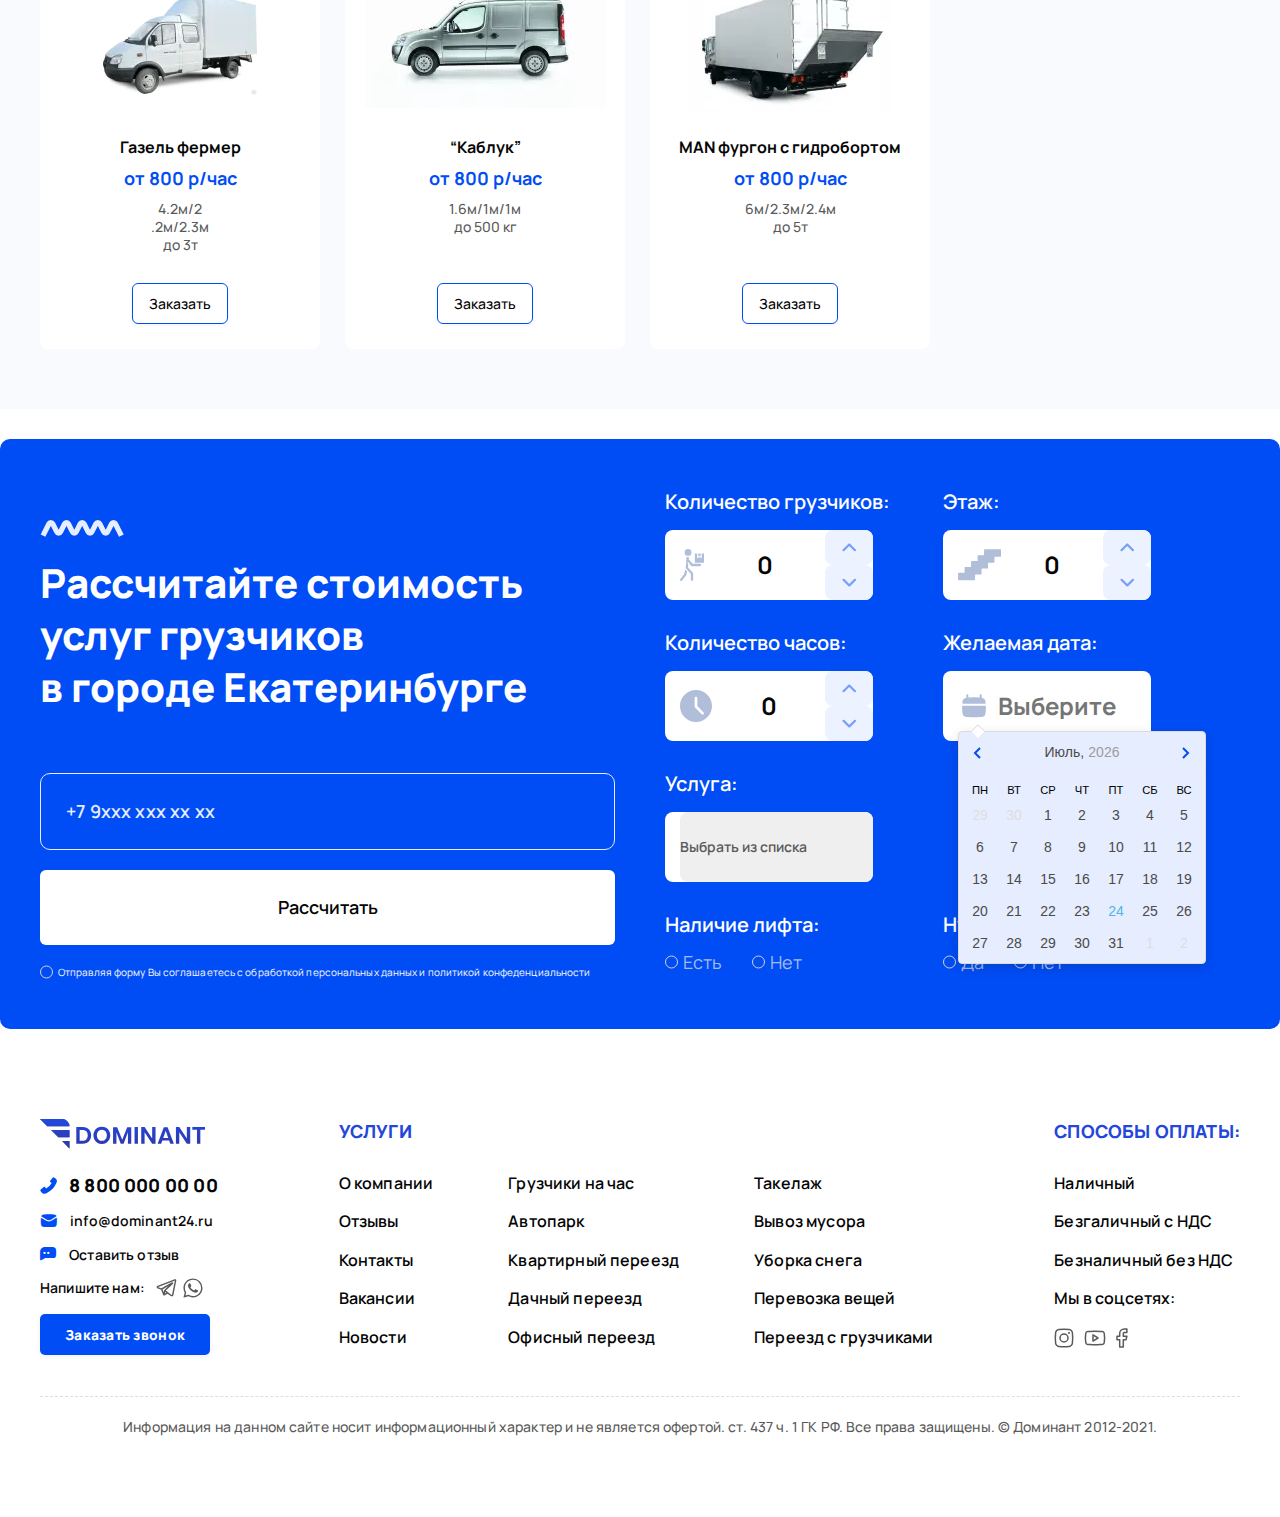
<file: cars.html>
<!DOCTYPE html>
<html lang="ru">
<head>
	<meta charset="UTF-8">
	<meta http-equiv="X-UA-Compatible" content="IE=edge">
	<meta name="viewport" content="width=device-width, initial-scale=1.0">
	<link rel="stylesheet" href="css/style.css?_v=20220409171145">
	<link href="https://fonts.googleapis.com/css2?family=Manrope:wght@400;500;600;700;800&family=Rubik&display=swap&_v=20220409171145"
		rel="stylesheet">
	<title>Автопарк</title>
</head>

<body>
	<div class="wrapper">
		<header class="header static">
			<div class="header__container">
				<div class="header__top">
					<a href="index.html" class="header__logo"><img src="img/logo.svg" alt="DOMINANT"></a>
					<p class="header__loaders">Услуги грузчиков<br>
						скидки, кэшбэк </p>
					<div class="header__town town-header">
						<span class="town-header__name town-name">Екатеринбург</span>
						<a href="##" class="town-header__choise">Выбрать город</a>
					</div>
					<div class="header__phone phone-header">
						<p class="phone-header__number">8 800-321-56-78</p>
						<p class="phone-header__ad">Работаем круглосуточно, 24/7</p>
					</div>
					<div class="header__icons">
						<a href="##"><img src="img/telegram.svg" alt="telegram"></a>
						<a href="##"><img src="img/viber.svg" alt="viber"></a>
					</div>
					<a href="##" class="header__call-order call-order button-blue">Заказать звонок</a>
				</div>
				<nav class="header__nav nav-header">
					<ul class="nav-header__list">
						<li class="nav-header__item"><a href="index.html" class="nav-header__link submenu-inner _icon-arr">
								Услуги</a>
							<ul class="submenu-list">
								<li class="submenu-item"><a href="##" class="submenu-link">Такелаж</a></li>
								<li class="submenu-item"><a href="##" class="submenu-link">Вывоз мусора</a></li>
								<li class="submenu-item"><a href="##" class="submenu-link">Уборка снега</a></li>
								<li class="submenu-item"><a href="##" class="submenu-link">Перевозка вещей</a></li>
								<li class="submenu-item"><a href="##" class="submenu-link">Переезд с грузчиками</a></li>
							</ul>
						</li>
						<li class="nav-header__item"><a href="cars.html"
								class="nav-header__link submenu-inner selected-link _icon-arr">Автопарк
							</a>
							<ul class="submenu-list">
								<li class="submenu-item"><a href="##" class="submenu-link">Такелаж</a></li>
								<li class="submenu-item"><a href="##" class="submenu-link">Вывоз мусора</a></li>
								<li class="submenu-item"><a href="##" class="submenu-link">Уборка снега</a></li>
								<li class="submenu-item"><a href="##" class="submenu-link">Перевозка вещей</a></li>
								<li class="submenu-item"><a href="##" class="submenu-link">Переезд с грузчиками</a></li>
							</ul>
						</li>
						<li class="nav-header__item"><a href="error.html" class="nav-header__link">Разнорабочие</a></li>
						<li class="nav-header__item"><a href="error.html" class="nav-header__link">Уборка и клининг</a></li>
						<li class="nav-header__item"><a href="vacancies.html" class="nav-header__link">Вакансии</a>
						</li>
						<li class="nav-header__item"><a href="error.html" class="nav-header__link">О компании</a></li>
						<li class="nav-header__item"><a href="news.html" class="nav-header__link">Новости</a></li>
						<li class="nav-header__item"><a href="contacts.html" class="nav-header__link">Контакты</a>
						</li>
					</ul>
				</nav>
			</div>
		</header>
		<main class="main">
			<section class="cars-intro">
				<div class="cars-intro__container">
					<div class="cars-intro__inner inner-cars">
						<img src="img/waveBlue.svg" alt="waveBlue" class="inner-cars__wave">
						<h2 class="inner-cars__title sect-title">Автопарк </h2>
						<p class="inner-cars__desc">Компания «Доминант» предлагает заказать грузовой транспорт в городе
							Екатеринбург, по низкой цене для переезда и прочих потребностей. </p>
						<a href="##" class="inner-cars__button button-blue">Заказать машину</a>
					</div>
					<picture><source srcset="img/cars/autopark.webp" type="image/webp"><img src="img/cars/autopark.png" alt="autopark" class="inner-cars__bg"></picture>
				</div>
			</section>
			<section class="list-cars sect">
				<div class="list-cars__container">
					<div class="list-cars__inner">
						<div class="list-cars__item item-cars">
							<div class="item-cars__img">
								<picture><source srcset="img/cars/gasel.webp" type="image/webp"><img src="img/cars/gasel.png" alt="gasel"></picture>
							</div>
							<p class="item-cars__name">Газель тент «Стандарт» </p>
							<p class="item-cars__price">от 800 р/час</p>
							<p class="item-cars__desc">Грузоподъемность 2 тонны Длина 3 м <br> Высота 2,5 м
							</p>
							<a href="##" class="item-cars__button button-border">Заказать</a>
						</div>
						<div class="list-cars__item item-cars">
							<div class="item-cars__img">
								<picture><source srcset="img/cars/gasel4m.webp" type="image/webp"><img src="img/cars/gasel4m.png" alt="gasel"></picture>
							</div>
							<p class="item-cars__name">Газель тент «Удлиненная» </p>
							<p class="item-cars__price">от 800 р/час</p>
							<p class="item-cars__desc">Грузоподъемность 2 тонны Длина 4 м <br> Высота 2,5 м
							</p>
							<a href="##" class="item-cars__button button-border">Заказать</a>
						</div>
						<div class="list-cars__item item-cars">
							<div class="item-cars__img">
								<picture><source srcset="img/cars/gaselSix.webp" type="image/webp"><img src="img/cars/gaselSix.png" alt="gasel"></picture>
							</div>
							<p class="item-cars__name">Газель тент «Удлиненная» </p>
							<p class="item-cars__price">от 800 р/час</p>
							<p class="item-cars__desc">Грузоподъемность 2 тонны Длина 6 м <br> Высота 2,5 м
							</p>
							<a href="##" class="item-cars__button button-border">Заказать</a>
						</div>
						<div class="list-cars__item item-cars">
							<div class="item-cars__img">
								<picture><source srcset="img/cars/gaselBort.webp" type="image/webp"><img src="img/cars/gaselBort.png" alt="gasel"></picture>
							</div>
							<p class="item-cars__name">Газель бортовая 4-6м </p>
							<p class="item-cars__price">от 800 р/час</p>
							<p class="item-cars__desc">Грузоподъемность 2 тонны Длина 3 м <br> Высота 2,5 м
							</p>
							<a href="##" class="item-cars__button button-border">Заказать</a>
						</div>
						<div class="list-cars__item item-cars">
							<div class="item-cars__img">
								<picture><source srcset="img/cars/samosvaslMan.webp" type="image/webp"><img src="img/cars/samosvaslMan.png" alt="gasel"></picture>
							</div>
							<p class="item-cars__name">Самосвал MAN 20м3 </p>
							<p class="item-cars__price">от 800 р/час</p>
							<p class="item-cars__desc">Грузоподъемность 2 тонны Длина 3.5 м <br> Высота 2,5 м
							</p>
							<a href="##" class="item-cars__button button-border">Заказать</a>
						</div>
						<div class="list-cars__item item-cars">
							<div class="item-cars__img">
								<picture><source srcset="img/cars/gaselRelf.webp" type="image/webp"><img src="img/cars/gaselRelf.png" alt="gasel"></picture>
							</div>
							<p class="item-cars__name">Газель рефрижератор 4м </p>
							<p class="item-cars__price">от 800 р/час</p>
							<p class="item-cars__desc">Грузоподъемность 2 тонны Длина 3.5 м <br> Высота 2,5 м
							</p>
							<a href="##" class="item-cars__button button-border">Заказать</a>
						</div>
						<div class="list-cars__item item-cars">
							<div class="item-cars__img">
								<picture><source srcset="img/cars/pogr.webp" type="image/webp"><img src="img/cars/pogr.png" alt="gasel"></picture>
							</div>
							<p class="item-cars__name">Погрузчик jcb ковш 1.2 м3 </p>
							<p class="item-cars__price">от 800 р/час</p>
							<p class="item-cars__desc">Грузоподъемность 2 тонны Длина 3.5 м <br> Высота 2,5 м
							</p>
							<a href="##" class="item-cars__button button-border">Заказать</a>
						</div>
						<div class="list-cars__item item-cars">
							<div class="item-cars__img">
								<picture><source srcset="img/cars/miniPogr.webp" type="image/webp"><img src="img/cars/miniPogr.png" alt="gasel"></picture>
							</div>
							<p class="item-cars__name">Минипогрузчик/бобкэт <br>
								jcb ковш 0.3м3 </p>
							<p class="item-cars__price">от 800 р/час</p>
							<p class="item-cars__desc">Грузоподъемность 2 тонны Длина 3.5 м
							</p>
							<a href="##" class="item-cars__button button-border">Заказать</a>
						</div>
						<div class="list-cars__item item-cars">
							<div class="item-cars__img">
								<picture><source srcset="img/cars/gaselFermer.webp" type="image/webp"><img src="img/cars/gaselFermer.png" alt="gasel"></picture>
							</div>
							<p class="item-cars__name">Газель фермер</p>
							<p class="item-cars__price">от 800 р/час</p>
							<p class="item-cars__desc">4.2м/2 <br>
								.2м/2.3м <br>
								до 3т <br>
							</p>
							<a href="##" class="item-cars__button button-border">Заказать</a>
						</div>
						<div class="list-cars__item item-cars">
							<div class="item-cars__img">
								<picture><source srcset="img/cars/kabluk.webp" type="image/webp"><img src="img/cars/kabluk.png" alt="gasel"></picture>
							</div>
							<p class="item-cars__name">“Каблук”</p>
							<p class="item-cars__price">от 800 р/час</p>
							<p class="item-cars__desc">1.6м/1м/1м <br>
								до 500 кг
							</p>
							<a href="##" class="item-cars__button button-border">Заказать</a>
						</div>
						<div class="list-cars__item item-cars">
							<div class="item-cars__img">
								<picture><source srcset="img/cars/furgon.webp" type="image/webp"><img src="img/cars/furgon.png" alt="gasel"></picture>
							</div>
							<p class="item-cars__name">MAN фургон с гидробортом</p>
							<p class="item-cars__price">от 800 р/час</p>
							<p class="item-cars__desc">6м/2.3м/2.4м <br>
								до 5т
							</p>
							<a href="##" class="item-cars__button button-border">Заказать</a>
						</div>
					</div>
				</div>
			</section>
			<section class="calculator sect" id="calc">
	<div class="calculator__container">
		<div class="calculator__left">
			<img src="img/waveWhite.svg" alt="wave">
			<h5 class="calculator__title title5">Рассчитайте стоимость
				услуг грузчиков <br>
				в городе <span class="town-name">Екатеринбурге</span></h5>
			<form action="">
				<input type="text" class="calculator__phone" placeholder="+7 9ххх ххх хх хх">
				<button type="submit" class="calculator__button">Рассчитать</button>
				<label class="calculator__confid">
					<input type="radio" class="radio">
					<span class="radio-btn"> Отправляя форму Вы соглашаетесь с обработкой персональных данных и политикой
						конфеденциальности</span>
				</label>
			</form>
		</div>
		<div class="calculator__right">
			<div class="calculator__item item-calculator">
				<p class="item-calculator__title">Количество грузчиков:</p>
				<div class="item-calculator__inner">
					<img src="img/loader.svg" alt="loader">
					<span class="item-calculator__cout">0</span>
					<div class="item-calculator__buttons">
						<span class="item-calculator__up _icon-arr"></span>
						<span class="item-calculator__down _icon-arr"></span>
					</div>
				</div>
			</div>
			<div class="calculator__item item-calculator">
				<p class="item-calculator__title">Этаж:</p>
				<div class="item-calculator__inner">
					<img src="img/ladder.svg" alt="ladder">
					<span class="item-calculator__cout">0</span>
					<div class="item-calculator__buttons">
						<span class="item-calculator__up _icon-arr"></span>
						<span class="item-calculator__down _icon-arr"></span>
					</div>
				</div>
			</div>
			<div class="calculator__item item-calculator">
				<p class="item-calculator__title">Количество часов:</p>
				<div class="item-calculator__inner">
					<img src="img/clock.svg" alt="clock">
					<span class="item-calculator__cout">0</span>
					<div class="item-calculator__buttons">
						<span class="item-calculator__up _icon-arr"></span>
						<span class="item-calculator__down _icon-arr"></span>
					</div>
				</div>
			</div>
			<div class="calculator__item item-calculator">
				<p class="item-calculator__title">Желаемая дата:</p>
				<div class="item-calculator__inner">
					<img src="img/Calendar.svg" alt="Calendar" class="calendar-icon">
					<input type="text" class="calendar" placeholder="Выберите">
				</div>
			</div>
			<div class="calculator__item item-calculator w">
				<p class="item-calculator__title">Услуга:</p>
				<div class="item-calculator__inner">
					<select>
						<option>Выбрать из списка</option>
						<option value="lorem">lorem</option>
						<option value="lorem">lorem</option>
						<option value="lorem">lorem</option>
					</select>
				</div>
			</div>
			<div class="calculator__item item-calculator elevator">
				<p class="item-calculator__title">Наличие лифта:</p>
				<div class="item-calculator__elevator">
					<label class="elevator-radio">
						<input type="radio" name="elevator" class="radio">
						<span class="radio-btn white">Есть</span>
					</label>
					<label class="elevator-radio">
						<input type="radio" name="elevator" class="radio">
						<span class="radio-btn white">Нет</span>
					</label>
				</div>
			</div>
			<div class="calculator__item item-calculator">
				<p class="item-calculator__title">Нужен автомобиль:</p>
				<div class="item-calculator__auto">
					<label class="auto-radio">
						<input type="radio" name="auto" class="radio">
						<span class="radio-btn white">Да</span>
					</label>
					<label class="auto-radio">
						<input type="radio" name="auto" class="radio">
						<span class="radio-btn white">Нет</span>
					</label>
				</div>
			</div>
		</div>
	</div>
</section>
		</main>
	</div>
	<footer class="footer sect">
	<div class="footer__container">
		<div class="footer__inner">
			<div class="footer__info info-footer">
				<a href="##"><img src="img/logo.svg" alt="dominant" class="info-footer__logo"></a>
				<p class="info-footer__phone">8 800 000 00 00</p>
				<p class="info-footer__mail _icon-mail">info@dominant24.ru</p>
				<p class="info-footer__review _icon-review">Оставить отзыв</p>
				<div class="info-footer__write">
					<p>Напишите нам:</p>
					<a href="##"><img src="img/telegram.svg" alt="telegram" class="info-footer__tg"></a>
					<a href="##"><img src="img/viber.svg" alt="viber" class="info-footer__viber"></a>
				</div>
				<a href="##" class="info-footer__call call-order button-blue">Заказать звонок</a>
			</div>
			<div class="footer__services services-footer">
				<p class="services-footer__title footer-title">УСЛУГИ</p>
				<div class="services-footer__inner">
					<ul class="services-footer__list">
						<li class="services-footer__item"><a href="##" class="services-footer__link">О компании</a></li>
						<li class="services-footer__item"><a href="##" class="services-footer__link">Отзывы</a></li>
						<li class="services-footer__item"><a href="##" class="services-footer__link">Контакты</a></li>
						<li class="services-footer__item"><a href="##" class="services-footer__link">Вакансии</a></li>
						<li class="services-footer__item"><a href="##" class="services-footer__link">Новости</a></li>
					</ul>
					<ul class="services-footer__list">
						<li class="services-footer__item"><a href="##" class="services-footer__link">Грузчики на час</a></li>
						<li class="services-footer__item"><a href="##" class="services-footer__link">Автопарк</a></li>
						<li class="services-footer__item"><a href="##" class="services-footer__link">Квартирный переезд</a></li>
						<li class="services-footer__item"><a href="##" class="services-footer__link">Дачный переезд</a></li>
						<li class="services-footer__item"><a href="##" class="services-footer__link">Офисный переезд</a></li>
					</ul>
					<ul class="services-footer__list">
						<li class="services-footer__item"><a href="##" class="services-footer__link">Такелаж</a></li>
						<li class="services-footer__item"><a href="##" class="services-footer__link">Вывоз мусора</a></li>
						<li class="services-footer__item"><a href="##" class="services-footer__link">Уборка снега</a></li>
						<li class="services-footer__item"><a href="##" class="services-footer__link">Перевозка вещей</a></li>
						<li class="services-footer__item"><a href="##" class="services-footer__link">Переезд с грузчиками</a></li>
					</ul>
				</div>
			</div>
			<div class="footer__payment payment-footer">
				<p class="payment-footer__title footer-title">Способы оплаты:</p>
				<ul class="payment-footer__list">
					<li class="payment-footer__item">Наличный</li>
					<li class="payment-footer__item">Безгаличный с НДС</li>
					<li class="payment-footer__item">Безналичный без НДС</li>
					<li class="payment-footer__item">Мы в соцсетях:</li>
					<li class="payment-footer__item payment-footer-links">
						<a href="#"><img src="img/inst.svg" alt="inst"></a>
						<a href="#"><img src="img/youtube.svg" alt="youtube"></a>
						<a href="#"><img src="img/facebook.svg" alt="facebook"></a>
					</li>
				</ul>
			</div>
		</div>
		<p class="footer__rights">Информация на данном сайте носит информационный характер и не является офертой. ст. 437 ч.
			1 ГК РФ. Все права защищены. © Доминант 2012-2021.</p>
	</div>
</footer>
	<div class="popup__succes popup succes-popup">
	<div class="succes-popup__window popup-window">
		<div class="succes-popup__content  succes-content content-popup">
			<img src="img/Cancel.svg" alt="Cancel" class="town-content__close close-popup">
			<p class="succes-content__title title-popup">Ваша заявка успешно отправлена</p>
			<p class="succes-content__suptitle suptitle-popup">Ожидайте звонка в течении минуты<br>
				Менеджер произведет Вам рассчет стоимости и оформит заявку</p>
			<a href="##" class="succes-content__button button-blue close-btn">На главную</a>
		</div>
	</div>
</div>
<div class="popup__review popup review-popup">
	<div class="review-popup__window popup-window">
		<div class="review-popup__content content-popup review-content">
			<img src="img/Cancel.svg" alt="Cancel" class="review-content__close close-popup">
			<p class="review-content__title title-popup">Оставьте свой честный отзыв о нашей компании</p>
			<form action="" class="review-content__form">
				<div class="review-content__inner">
					<input type="text" class="review-content__name" placeholder="Ваше имя">
					<input type="text" class="review-content__phone" placeholder="+7 9ххх ххх хх хх">
					<textarea class="review-content__text" placeholder="Введите текст отзыва"></textarea>
				</div>
				<div class="review-content__bot">
					<a href="##" class="review-content__button button-blue close-btn">Отправить отзыв</a>
				</div>
			</form>
		</div>
	</div>
</div>
<div class="popup__town  popup town-popup">
	<div class="town-popup__window popup-window">
		<div class="town-popup__content town-content content-popup">
			<img src="img/Cancel.svg" alt="Cancel" class="town-content__close close-popup">
			<p class="town-content__title title-popup">Выбор города</p>
			<div class="town-content__search">
				<input type="text" class="town-content__input" placeholder="или введите название города">
				<img src="img/search.svg" alt="search">
			</div>
			<div class="town-content__inner">
				<ul class="town-content__list">
					<li class="town-content__item"><a href="##" class="town-content__link">Асбест</a></li>
					<li class="town-content__item"><a href="##" class="town-content__link">Сургут</a></li>
					<li class="town-content__item"><a href="##" class="town-content__link">Златоуст</a></li>
					<li class="town-content__item"><a href="##" class="town-content__link">Каменск-Уральский</a></li>
					<li class="town-content__item"><a href="##" class="town-content__link">Копейск</a></li>
					<li class="town-content__item"><a href="##" class="town-content__link">Курган</a></li>
					<li class="town-content__item"><a href="##" class="town-content__link">Магнитогорск</a></li>
				</ul>
				<ul class="town-content__list">
					<li class="town-content__item"><a href="##" class="town-content__link">Миасс</a></li>
					<li class="town-content__item"><a href="##" class="town-content__link">Нефтеюганск</a></li>
					<li class="town-content__item"><a href="##" class="town-content__link">Нижневартовск</a></li>
					<li class="town-content__item"><a href="##" class="town-content__link">Нижний Тагил</a></li>
					<li class="town-content__item"><a href="##" class="town-content__link">Новоуральск</a></li>
					<li class="town-content__item"><a href="##" class="town-content__link">Новый Уренгой</a></li>
					<li class="town-content__item"><a href="##" class="town-content__link">Ноябрьск</a></li>
				</ul>
				<ul class="town-content__list">
					<li class="town-content__item"><a href="##" class="town-content__link">Озёрск</a></li>
					<li class="town-content__item"><a href="##" class="town-content__link">Первоуральск</a></li>
					<li class="town-content__item"><a href="##" class="town-content__link">Пермь</a></li>
					<li class="town-content__item"><a href="##" class="town-content__link">Серов</a></li>
					<li class="town-content__item"><a href="##" class="town-content__link">Москва</a></li>
					<li class="town-content__item"><a href="##" class="town-content__link">Иркутск</a></li>
					<li class="town-content__item"><a href="##" class="town-content__link">Братск</a></li>
				</ul>
			</div>
		</div>
	</div>
</div>

<div class="popup__call  popup call-popup">
	<div class="call-popup__window popup-window">
		<div class="call-popup__content call-content content-popup">
			<img src="img/Cancel.svg" alt="Cancel" class="town-content__close close-popup">
			<p class="call-content__title title-popup">обратная связь</p>
			<p class="call-content__suptitle suptitle-popup">Наш менеджер перезвонит в течении минуты и проконсультирует
				по всем вопросам</p>
			<form action="">
				<input type="text" class="call-content__input" placeholder="+7 9ххх ххх хх хх">
				<a href="##" class="_icon-phone"></a>
				<button type="submit" class="button-blue call-content__button succes-button">Оставить заявку</button>
				<div class="call-content__allow">
					<input type="radio" id="confirm">
					<label for="confirm">Отправляя форму Вы соглашаетесь с обработкой персональных данных и политикой
						конфеденциальности</label>
			</form>
		</div>
	</div>
</div>
	<script src="js/app.js?_v=20220409171145"></script>
</body>

</html>
</file>
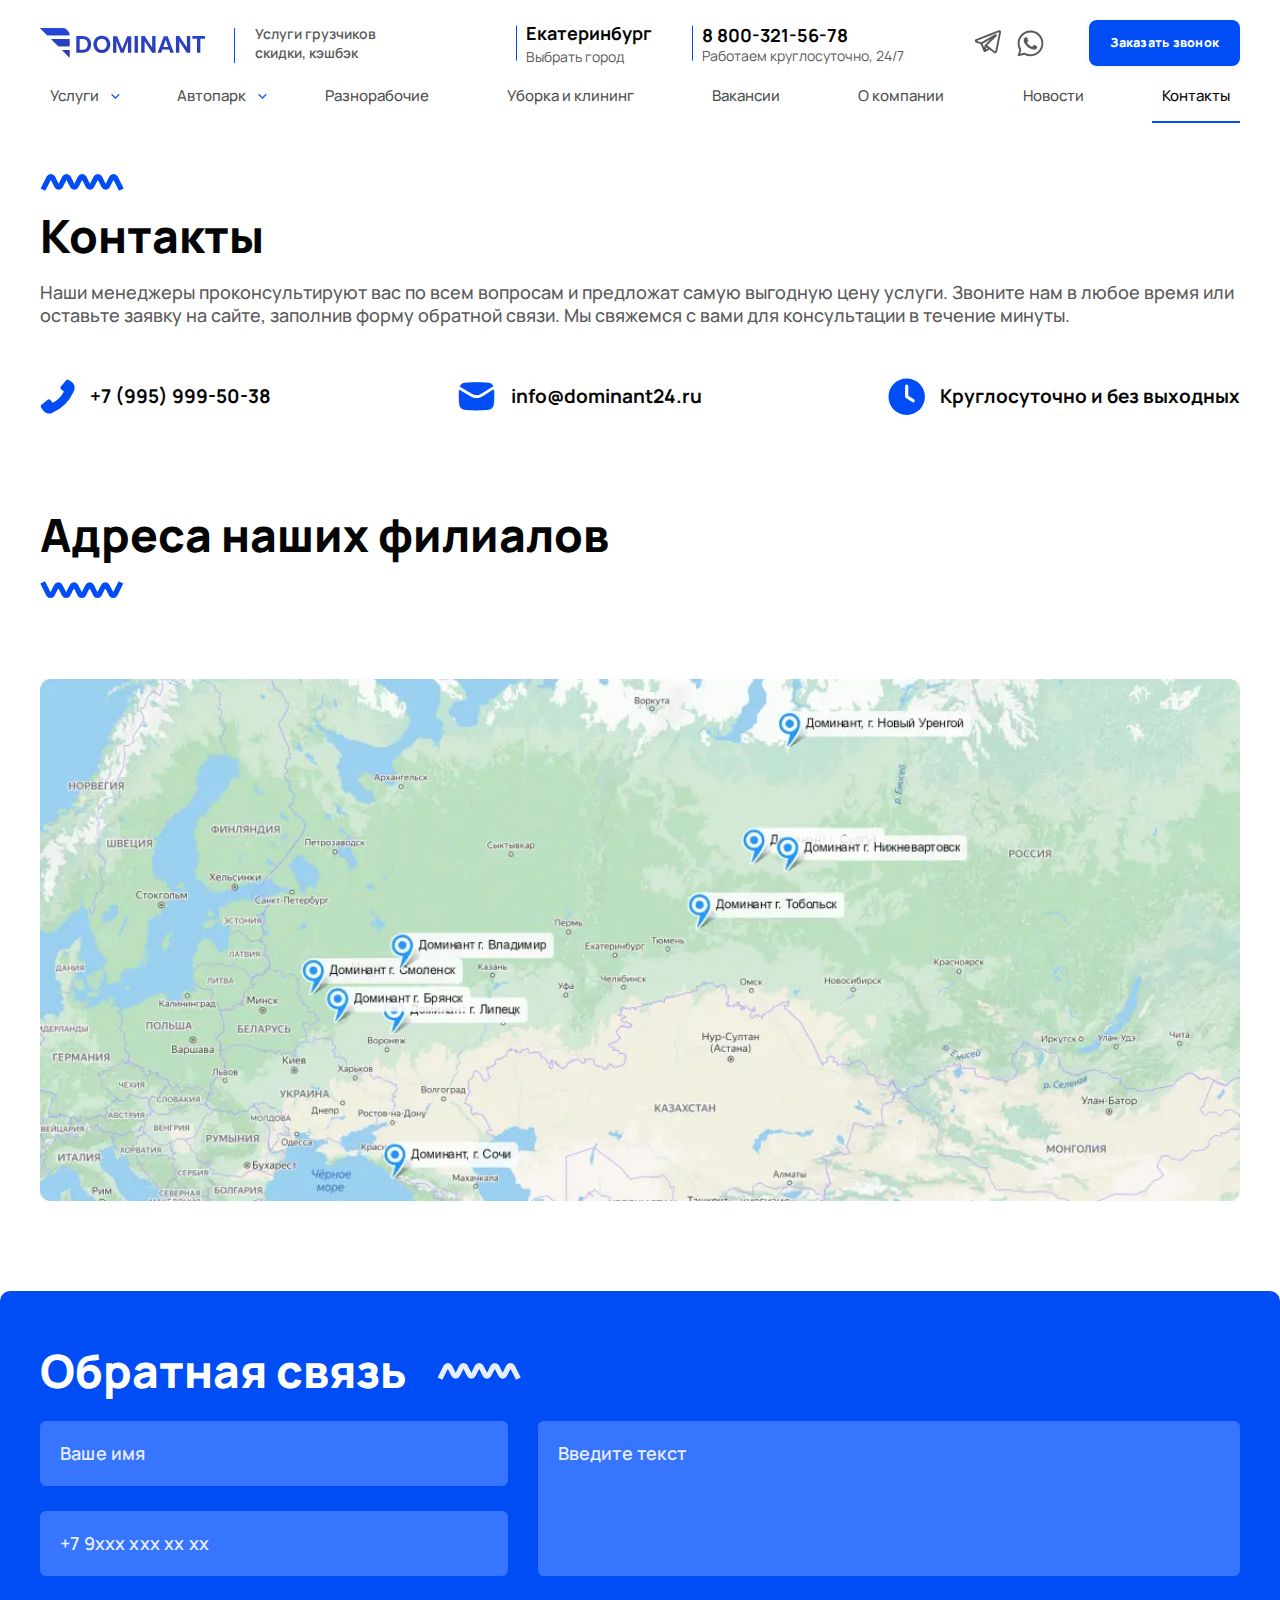
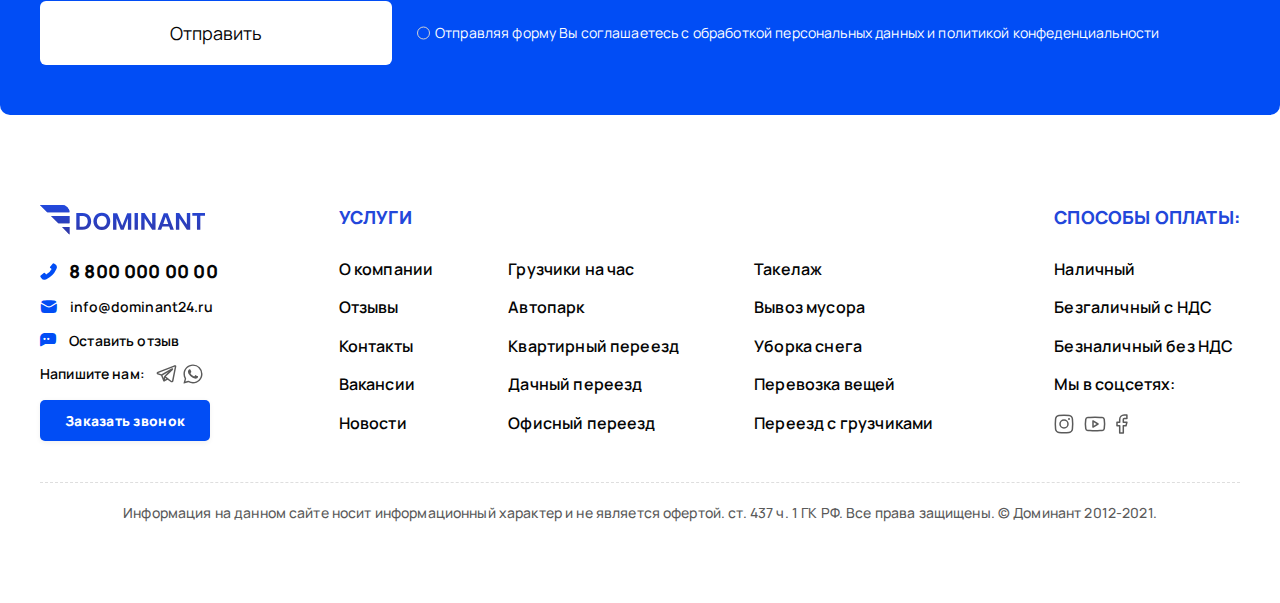
<file: contacts.html>
<!DOCTYPE html>
<html lang="ru">
<head>
	<meta charset="UTF-8">
	<meta http-equiv="X-UA-Compatible" content="IE=edge">
	<meta name="viewport" content="width=device-width, initial-scale=1.0">
	<link rel="stylesheet" href="css/style.css?_v=20220409171145">
	<link href="https://fonts.googleapis.com/css2?family=Manrope:wght@400;500;600;700;800&family=Rubik&display=swap&_v=20220409171145"
		rel="stylesheet">
	<title>Контакты</title>
</head>

<body>
	<div class="wrapper">
		<header class="header static">
			<div class="header__container">
				<div class="header__top">
					<a href="index.html" class="header__logo"><img src="img/logo.svg" alt="DOMINANT"></a>
					<p class="header__loaders">Услуги грузчиков<br>
						скидки, кэшбэк </p>
					<div class="header__town town-header">
						<span class="town-header__name town-name">Екатеринбург</span>
						<a href="##" class="town-header__choise">Выбрать город</a>
					</div>
					<div class="header__phone phone-header">
						<p class="phone-header__number">8 800-321-56-78</p>
						<p class="phone-header__ad">Работаем круглосуточно, 24/7</p>
					</div>
					<div class="header__icons">
						<a href="##"><img src="img/telegram.svg" alt="telegram"></a>
						<a href="##"><img src="img/viber.svg" alt="viber"></a>
					</div>
					<a href="##" class="header__call-order call-order button-blue">Заказать звонок</a>
				</div>
				<nav class="header__nav nav-header">
					<ul class="nav-header__list">
						<li class="nav-header__item"><a href="index.html" class="nav-header__link submenu-inner _icon-arr">
								Услуги</a>
							<ul class="submenu-list">
								<li class="submenu-item"><a href="##" class="submenu-link">Такелаж</a></li>
								<li class="submenu-item"><a href="##" class="submenu-link">Вывоз мусора</a></li>
								<li class="submenu-item"><a href="##" class="submenu-link">Уборка снега</a></li>
								<li class="submenu-item"><a href="##" class="submenu-link">Перевозка вещей</a></li>
								<li class="submenu-item"><a href="##" class="submenu-link">Переезд с грузчиками</a></li>
							</ul>
						</li>
						<li class="nav-header__item"><a href="cars.html" class="nav-header__link submenu-inner _icon-arr">Автопарк
							</a>
							<ul class="submenu-list">
								<li class="submenu-item"><a href="##" class="submenu-link">Такелаж</a></li>
								<li class="submenu-item"><a href="##" class="submenu-link">Вывоз мусора</a></li>
								<li class="submenu-item"><a href="##" class="submenu-link">Уборка снега</a></li>
								<li class="submenu-item"><a href="##" class="submenu-link">Перевозка вещей</a></li>
								<li class="submenu-item"><a href="##" class="submenu-link">Переезд с грузчиками</a></li>
							</ul>
						</li>
						<li class="nav-header__item"><a href="error.html" class="nav-header__link">Разнорабочие</a></li>
						<li class="nav-header__item"><a href="error.html" class="nav-header__link">Уборка и клининг</a></li>
						<li class="nav-header__item"><a href="vacancies.html" class="nav-header__link">Вакансии</a>
						</li>
						<li class="nav-header__item"><a href="error.html" class="nav-header__link">О компании</a></li>
						<li class="nav-header__item"><a href="news.html" class="nav-header__link">Новости</a></li>
						<li class="nav-header__item"><a href="contacts.html" class="nav-header__link selected-link">Контакты</a>
						</li>
					</ul>
				</nav>
			</div>
		</header>
		<main class="main">
			<section class="contacts sect">
				<div class="contacts__container">
					<img src="img/waveBlue.svg" alt="waveBlue" class="contacts__wave">
					<h2 class="contacts__title sect-title">Контакты</h2>
					<p class="contacts__text">Наши менеджеры проконсультируют вас по всем вопросам и предложат самую выгодную цену
						услуги. Звоните нам в любое время или оставьте заявку на сайте, заполнив форму обратной связи. Мы свяжемся с
						вами для консультации в течение минуты.</p>
					<div class="contacts__inner">
						<div class="contacts__phone">
							<img src="img/phoneBlue.svg" alt="phone">
							<p>+7 (995) 999-50-38</p>
						</div>
						<p class="contacts__mail _icon-mail">info@dominant24.ru</p>
						<div class="contacts__hours">
							<img src="img/allHours.svg" alt="allHours">
							<p>Круглосуточно и без выходных</p>
						</div>
					</div>
				</div>
			</section>
			<section class="addres sect">
				<div class="addres__container">
					<h2 class="addres__title sect-title">Адреса наших филиалов</h2>
					<img src="img/waveBlue.svg" alt="waveBlue" class="addres__wave">
					<picture><source srcset="img/map.webp" type="image/webp"><img src="img/map.jpg" alt="map" class="addres__map"></picture>
				</div>
			</section>
			<section class="feedback sect">
				<div class="feedback__container">
					<div class="feedback__title">
						<h2 class="sect-title">Обратная связь</h2>
						<img src="img/waveWhite.svg" alt="waveWhite">
					</div>
					<form action="" class="feedback__form form-feedback">
						<div class="form-feedback__inner">
							<div class="form-feedback__left">
								<input type="text" class="form-feedback__name " placeholder="Ваше имя">
								<input type="text" class="form-feedback__number" placeholder="+7 9ххх ххх хх хх">
							</div>
							<textarea class="form-feedback__right" placeholder="Введите текст"></textarea>
						</div>
						<div class="form-feedback__bot">
							<button class="form-feedback__button button-white" type="submit">Отправить</button>
							<label>
								<input type="radio" class="radio">
								<span class="radio-btn">Отправляя форму Вы соглашаетесь с обработкой персональных данных и политикой
									конфеденциальности</span>
							</label>
						</div>
					</form>
				</div>
			</section>
		</main>
	</div>
	<footer class="footer sect">
	<div class="footer__container">
		<div class="footer__inner">
			<div class="footer__info info-footer">
				<a href="##"><img src="img/logo.svg" alt="dominant" class="info-footer__logo"></a>
				<p class="info-footer__phone">8 800 000 00 00</p>
				<p class="info-footer__mail _icon-mail">info@dominant24.ru</p>
				<p class="info-footer__review _icon-review">Оставить отзыв</p>
				<div class="info-footer__write">
					<p>Напишите нам:</p>
					<a href="##"><img src="img/telegram.svg" alt="telegram" class="info-footer__tg"></a>
					<a href="##"><img src="img/viber.svg" alt="viber" class="info-footer__viber"></a>
				</div>
				<a href="##" class="info-footer__call call-order button-blue">Заказать звонок</a>
			</div>
			<div class="footer__services services-footer">
				<p class="services-footer__title footer-title">УСЛУГИ</p>
				<div class="services-footer__inner">
					<ul class="services-footer__list">
						<li class="services-footer__item"><a href="##" class="services-footer__link">О компании</a></li>
						<li class="services-footer__item"><a href="##" class="services-footer__link">Отзывы</a></li>
						<li class="services-footer__item"><a href="##" class="services-footer__link">Контакты</a></li>
						<li class="services-footer__item"><a href="##" class="services-footer__link">Вакансии</a></li>
						<li class="services-footer__item"><a href="##" class="services-footer__link">Новости</a></li>
					</ul>
					<ul class="services-footer__list">
						<li class="services-footer__item"><a href="##" class="services-footer__link">Грузчики на час</a></li>
						<li class="services-footer__item"><a href="##" class="services-footer__link">Автопарк</a></li>
						<li class="services-footer__item"><a href="##" class="services-footer__link">Квартирный переезд</a></li>
						<li class="services-footer__item"><a href="##" class="services-footer__link">Дачный переезд</a></li>
						<li class="services-footer__item"><a href="##" class="services-footer__link">Офисный переезд</a></li>
					</ul>
					<ul class="services-footer__list">
						<li class="services-footer__item"><a href="##" class="services-footer__link">Такелаж</a></li>
						<li class="services-footer__item"><a href="##" class="services-footer__link">Вывоз мусора</a></li>
						<li class="services-footer__item"><a href="##" class="services-footer__link">Уборка снега</a></li>
						<li class="services-footer__item"><a href="##" class="services-footer__link">Перевозка вещей</a></li>
						<li class="services-footer__item"><a href="##" class="services-footer__link">Переезд с грузчиками</a></li>
					</ul>
				</div>
			</div>
			<div class="footer__payment payment-footer">
				<p class="payment-footer__title footer-title">Способы оплаты:</p>
				<ul class="payment-footer__list">
					<li class="payment-footer__item">Наличный</li>
					<li class="payment-footer__item">Безгаличный с НДС</li>
					<li class="payment-footer__item">Безналичный без НДС</li>
					<li class="payment-footer__item">Мы в соцсетях:</li>
					<li class="payment-footer__item payment-footer-links">
						<a href="#"><img src="img/inst.svg" alt="inst"></a>
						<a href="#"><img src="img/youtube.svg" alt="youtube"></a>
						<a href="#"><img src="img/facebook.svg" alt="facebook"></a>
					</li>
				</ul>
			</div>
		</div>
		<p class="footer__rights">Информация на данном сайте носит информационный характер и не является офертой. ст. 437 ч.
			1 ГК РФ. Все права защищены. © Доминант 2012-2021.</p>
	</div>
</footer>
	<div class="popup__succes popup succes-popup">
	<div class="succes-popup__window popup-window">
		<div class="succes-popup__content  succes-content content-popup">
			<img src="img/Cancel.svg" alt="Cancel" class="town-content__close close-popup">
			<p class="succes-content__title title-popup">Ваша заявка успешно отправлена</p>
			<p class="succes-content__suptitle suptitle-popup">Ожидайте звонка в течении минуты<br>
				Менеджер произведет Вам рассчет стоимости и оформит заявку</p>
			<a href="##" class="succes-content__button button-blue close-btn">На главную</a>
		</div>
	</div>
</div>
<div class="popup__review popup review-popup">
	<div class="review-popup__window popup-window">
		<div class="review-popup__content content-popup review-content">
			<img src="img/Cancel.svg" alt="Cancel" class="review-content__close close-popup">
			<p class="review-content__title title-popup">Оставьте свой честный отзыв о нашей компании</p>
			<form action="" class="review-content__form">
				<div class="review-content__inner">
					<input type="text" class="review-content__name" placeholder="Ваше имя">
					<input type="text" class="review-content__phone" placeholder="+7 9ххх ххх хх хх">
					<textarea class="review-content__text" placeholder="Введите текст отзыва"></textarea>
				</div>
				<div class="review-content__bot">
					<a href="##" class="review-content__button button-blue close-btn">Отправить отзыв</a>
				</div>
			</form>
		</div>
	</div>
</div>
<div class="popup__town  popup town-popup">
	<div class="town-popup__window popup-window">
		<div class="town-popup__content town-content content-popup">
			<img src="img/Cancel.svg" alt="Cancel" class="town-content__close close-popup">
			<p class="town-content__title title-popup">Выбор города</p>
			<div class="town-content__search">
				<input type="text" class="town-content__input" placeholder="или введите название города">
				<img src="img/search.svg" alt="search">
			</div>
			<div class="town-content__inner">
				<ul class="town-content__list">
					<li class="town-content__item"><a href="##" class="town-content__link">Асбест</a></li>
					<li class="town-content__item"><a href="##" class="town-content__link">Сургут</a></li>
					<li class="town-content__item"><a href="##" class="town-content__link">Златоуст</a></li>
					<li class="town-content__item"><a href="##" class="town-content__link">Каменск-Уральский</a></li>
					<li class="town-content__item"><a href="##" class="town-content__link">Копейск</a></li>
					<li class="town-content__item"><a href="##" class="town-content__link">Курган</a></li>
					<li class="town-content__item"><a href="##" class="town-content__link">Магнитогорск</a></li>
				</ul>
				<ul class="town-content__list">
					<li class="town-content__item"><a href="##" class="town-content__link">Миасс</a></li>
					<li class="town-content__item"><a href="##" class="town-content__link">Нефтеюганск</a></li>
					<li class="town-content__item"><a href="##" class="town-content__link">Нижневартовск</a></li>
					<li class="town-content__item"><a href="##" class="town-content__link">Нижний Тагил</a></li>
					<li class="town-content__item"><a href="##" class="town-content__link">Новоуральск</a></li>
					<li class="town-content__item"><a href="##" class="town-content__link">Новый Уренгой</a></li>
					<li class="town-content__item"><a href="##" class="town-content__link">Ноябрьск</a></li>
				</ul>
				<ul class="town-content__list">
					<li class="town-content__item"><a href="##" class="town-content__link">Озёрск</a></li>
					<li class="town-content__item"><a href="##" class="town-content__link">Первоуральск</a></li>
					<li class="town-content__item"><a href="##" class="town-content__link">Пермь</a></li>
					<li class="town-content__item"><a href="##" class="town-content__link">Серов</a></li>
					<li class="town-content__item"><a href="##" class="town-content__link">Москва</a></li>
					<li class="town-content__item"><a href="##" class="town-content__link">Иркутск</a></li>
					<li class="town-content__item"><a href="##" class="town-content__link">Братск</a></li>
				</ul>
			</div>
		</div>
	</div>
</div>

<div class="popup__call  popup call-popup">
	<div class="call-popup__window popup-window">
		<div class="call-popup__content call-content content-popup">
			<img src="img/Cancel.svg" alt="Cancel" class="town-content__close close-popup">
			<p class="call-content__title title-popup">обратная связь</p>
			<p class="call-content__suptitle suptitle-popup">Наш менеджер перезвонит в течении минуты и проконсультирует
				по всем вопросам</p>
			<form action="">
				<input type="text" class="call-content__input" placeholder="+7 9ххх ххх хх хх">
				<a href="##" class="_icon-phone"></a>
				<button type="submit" class="button-blue call-content__button succes-button">Оставить заявку</button>
				<div class="call-content__allow">
					<input type="radio" id="confirm">
					<label for="confirm">Отправляя форму Вы соглашаетесь с обработкой персональных данных и политикой
						конфеденциальности</label>
			</form>
		</div>
	</div>
</div>
	<script src="js/app.js?_v=20220409171145"></script>
</body>

</html>
</file>
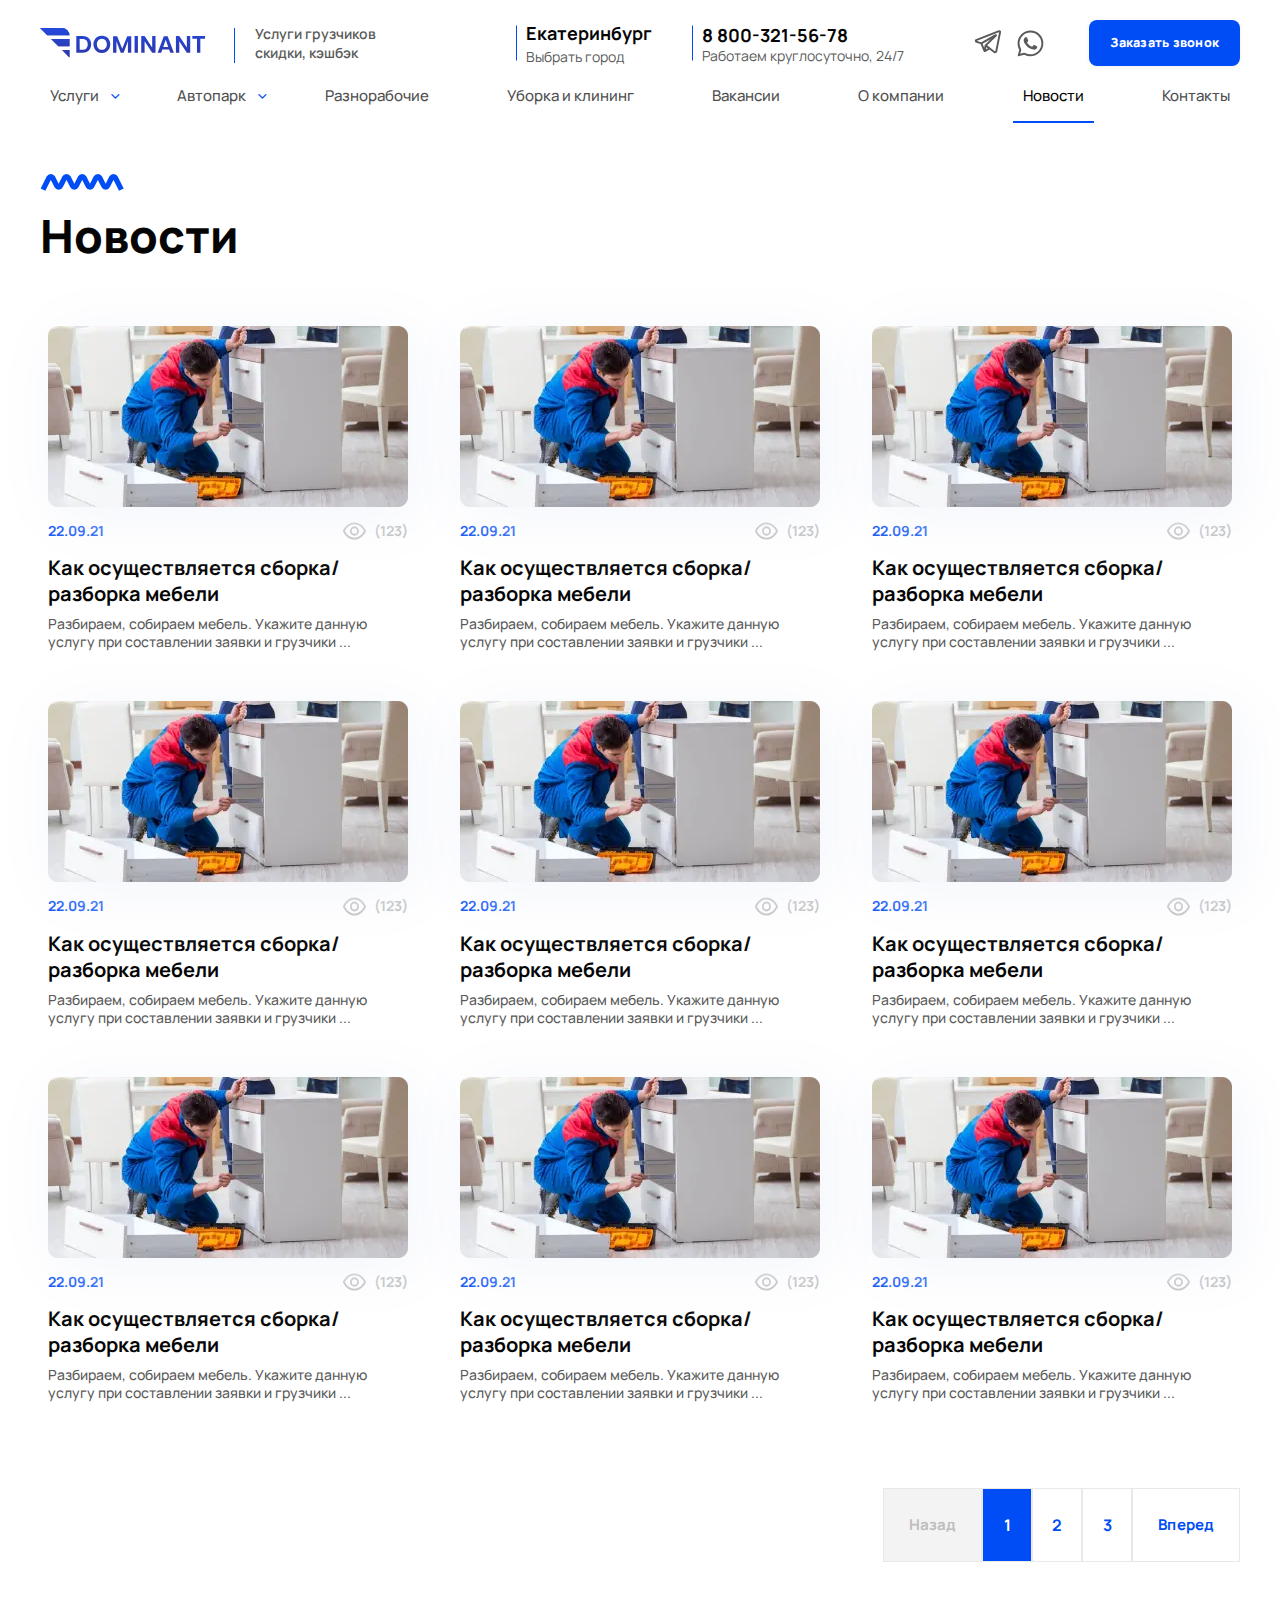
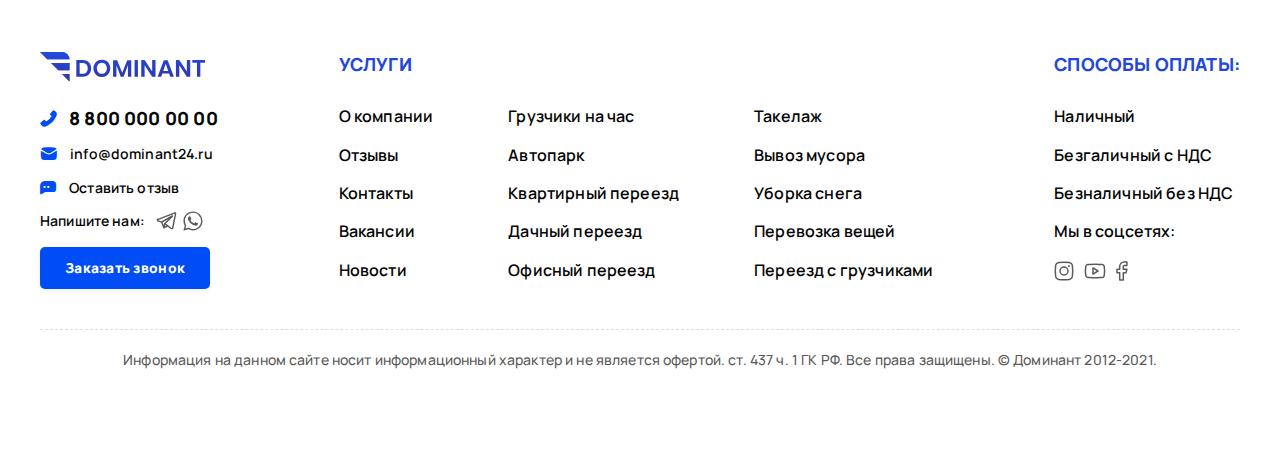
<file: news.html>
<!DOCTYPE html>
<html lang="ru">
<head>
	<meta charset="UTF-8">
	<meta http-equiv="X-UA-Compatible" content="IE=edge">
	<meta name="viewport" content="width=device-width, initial-scale=1.0">
	<link rel="stylesheet" href="css/style.css?_v=20220409171145">
	<link href="https://fonts.googleapis.com/css2?family=Manrope:wght@400;500;600;700;800&family=Rubik&display=swap&_v=20220409171145"
		rel="stylesheet">
	<title>Новости</title>
</head>

<body>
	<div class="wrapper">
		<header class="header static">
			<div class="header__container">
				<div class="header__top">
					<a href="index.html" class="header__logo"><img src="img/logo.svg" alt="DOMINANT"></a>
					<p class="header__loaders">Услуги грузчиков<br>
						скидки, кэшбэк </p>
					<div class="header__town town-header">
						<span class="town-header__name town-name">Екатеринбург</span>
						<a href="##" class="town-header__choise">Выбрать город</a>
					</div>
					<div class="header__phone phone-header">
						<p class="phone-header__number">8 800-321-56-78</p>
						<p class="phone-header__ad">Работаем круглосуточно, 24/7</p>
					</div>
					<div class="header__icons">
						<a href="##"><img src="img/telegram.svg" alt="telegram"></a>
						<a href="##"><img src="img/viber.svg" alt="viber"></a>
					</div>
					<a href="##" class="header__call-order call-order button-blue">Заказать звонок</a>
				</div>
				<nav class="header__nav nav-header">
					<ul class="nav-header__list">
						<li class="nav-header__item"><a href="index.html" class="nav-header__link submenu-inner _icon-arr ">
								Услуги</a>
							<ul class="submenu-list">
								<li class="submenu-item"><a href="##" class="submenu-link">Такелаж</a></li>
								<li class="submenu-item"><a href="##" class="submenu-link">Вывоз мусора</a></li>
								<li class="submenu-item"><a href="##" class="submenu-link">Уборка снега</a></li>
								<li class="submenu-item"><a href="##" class="submenu-link">Перевозка вещей</a></li>
								<li class="submenu-item"><a href="##" class="submenu-link">Переезд с грузчиками</a></li>
							</ul>
						</li>
						<li class="nav-header__item"><a href="cars.html" class="nav-header__link submenu-inner _icon-arr">Автопарк
							</a>
							<ul class="submenu-list">
								<li class="submenu-item"><a href="##" class="submenu-link">Такелаж</a></li>
								<li class="submenu-item"><a href="##" class="submenu-link">Вывоз мусора</a></li>
								<li class="submenu-item"><a href="##" class="submenu-link">Уборка снега</a></li>
								<li class="submenu-item"><a href="##" class="submenu-link">Перевозка вещей</a></li>
								<li class="submenu-item"><a href="##" class="submenu-link">Переезд с грузчиками</a></li>
							</ul>
						</li>
						<li class="nav-header__item"><a href="error.html" class="nav-header__link">Разнорабочие</a></li>
						<li class="nav-header__item"><a href="error.html" class="nav-header__link">Уборка и клининг</a></li>
						<li class="nav-header__item"><a href="vacancies.html" class="nav-header__link">Вакансии</a>
						</li>
						<li class="nav-header__item"><a href="error.html" class="nav-header__link">О компании</a></li>
						<li class="nav-header__item"><a href="news.html" class="nav-header__link  selected-link">Новости</a></li>
						<li class="nav-header__item"><a href="contacts.html" class="nav-header__link">Контакты</a></li>
					</ul>
				</nav>
			</div>
		</header>
		<main class="main">
			<section class="news sect">
				<div class="news__container">
					<img src="img/waveBlue.svg" alt="waveBlue">
					<h2 class="news__title sect-title">Новости</h2>
					<div class="news__inner inner-show" data-news="0">
						<div class="news__item item-news">
							<picture><source srcset="img/news/assembly.webp" type="image/webp"><img src="img/news/assembly.png" alt="assembly" class="item-news__img"></picture>
							<div class="item-news__top">
								<p class="item-news__date">22.09.21</p>
								<img src="img/eye.svg" class="item-news__eye" alt="eye">
								<p class="item-news__views">(123)</p>
							</div>
							<p class="item-news__title">Как осуществляется сборка/разборка мебели</p>
							<p class="item-news__desc">Разбираем, собираем мебель. Укажите данную услугу при составлении заявки и
								грузчики
								...</p>
						</div>
						<div class="news__item item-news">
							<picture><source srcset="img/news/assembly.webp" type="image/webp"><img src="img/news/assembly.png" alt="assembly" class="item-news__img"></picture>
							<div class="item-news__top">
								<p class="item-news__date">22.09.21</p>
								<img src="img/eye.svg" class="item-news__eye" alt="eye">
								<p class="item-news__views">(123)</p>
							</div>
							<p class="item-news__title">Как осуществляется сборка/разборка мебели</p>
							<p class="item-news__desc">Разбираем, собираем мебель. Укажите данную услугу при составлении заявки и
								грузчики
								...</p>
						</div>
						<div class="news__item item-news">
							<picture><source srcset="img/news/assembly.webp" type="image/webp"><img src="img/news/assembly.png" alt="assembly" class="item-news__img"></picture>
							<div class="item-news__top">
								<p class="item-news__date">22.09.21</p>
								<img src="img/eye.svg" class="item-news__eye" alt="eye">
								<p class="item-news__views">(123)</p>
							</div>
							<p class="item-news__title">Как осуществляется сборка/разборка мебели</p>
							<p class="item-news__desc">Разбираем, собираем мебель. Укажите данную услугу при составлении заявки и
								грузчики
								...</p>
						</div>
						<div class="news__item item-news">
							<picture><source srcset="img/news/assembly.webp" type="image/webp"><img src="img/news/assembly.png" alt="assembly" class="item-news__img"></picture>
							<div class="item-news__top">
								<p class="item-news__date">22.09.21</p>
								<img src="img/eye.svg" class="item-news__eye" alt="eye">
								<p class="item-news__views">(123)</p>
							</div>
							<p class="item-news__title">Как осуществляется сборка/разборка мебели</p>
							<p class="item-news__desc">Разбираем, собираем мебель. Укажите данную услугу при составлении заявки и
								грузчики
								...</p>
						</div>
						<div class="news__item item-news">
							<picture><source srcset="img/news/assembly.webp" type="image/webp"><img src="img/news/assembly.png" alt="assembly" class="item-news__img"></picture>
							<div class="item-news__top">
								<p class="item-news__date">22.09.21</p>
								<img src="img/eye.svg" class="item-news__eye" alt="eye">
								<p class="item-news__views">(123)</p>
							</div>
							<p class="item-news__title">Как осуществляется сборка/разборка мебели</p>
							<p class="item-news__desc">Разбираем, собираем мебель. Укажите данную услугу при составлении заявки и
								грузчики
								...</p>
						</div>
						<div class="news__item item-news">
							<picture><source srcset="img/news/assembly.webp" type="image/webp"><img src="img/news/assembly.png" alt="assembly" class="item-news__img"></picture>
							<div class="item-news__top">
								<p class="item-news__date">22.09.21</p>
								<img src="img/eye.svg" class="item-news__eye" alt="eye">
								<p class="item-news__views">(123)</p>
							</div>
							<p class="item-news__title">Как осуществляется сборка/разборка мебели</p>
							<p class="item-news__desc">Разбираем, собираем мебель. Укажите данную услугу при составлении заявки и
								грузчики
								...</p>
						</div>
						<div class="news__item item-news">
							<picture><source srcset="img/news/assembly.webp" type="image/webp"><img src="img/news/assembly.png" alt="assembly" class="item-news__img"></picture>
							<div class="item-news__top">
								<p class="item-news__date">22.09.21</p>
								<img src="img/eye.svg" class="item-news__eye" alt="eye">
								<p class="item-news__views">(123)</p>
							</div>
							<p class="item-news__title">Как осуществляется сборка/разборка мебели</p>
							<p class="item-news__desc">Разбираем, собираем мебель. Укажите данную услугу при составлении заявки и
								грузчики
								...</p>
						</div>
						<div class="news__item item-news">
							<picture><source srcset="img/news/assembly.webp" type="image/webp"><img src="img/news/assembly.png" alt="assembly" class="item-news__img"></picture>
							<div class="item-news__top">
								<p class="item-news__date">22.09.21</p>
								<img src="img/eye.svg" class="item-news__eye" alt="eye">
								<p class="item-news__views">(123)</p>
							</div>
							<p class="item-news__title">Как осуществляется сборка/разборка мебели</p>
							<p class="item-news__desc">Разбираем, собираем мебель. Укажите данную услугу при составлении заявки и
								грузчики
								...</p>
						</div>
						<div class="news__item item-news">
							<picture><source srcset="img/news/assembly.webp" type="image/webp"><img src="img/news/assembly.png" alt="assembly" class="item-news__img"></picture>
							<div class="item-news__top">
								<p class="item-news__date">22.09.21</p>
								<img src="img/eye.svg" class="item-news__eye" alt="eye">
								<p class="item-news__views">(123)</p>
							</div>
							<p class="item-news__title">Как осуществляется сборка/разборка мебели</p>
							<p class="item-news__desc">Разбираем, собираем мебель. Укажите данную услугу при составлении заявки и
								грузчики
								...</p>
						</div>
					</div>
					<div class="news__inner" data-news="1">
						<div class="news__item item-news">
							<picture><source srcset="img/news/transport.webp" type="image/webp"><img src="img/news/transport.png" alt="transport" class="item-news__img"></picture>
							<div class="item-news__top">
								<p class="item-news__date">22.09.21</p>
								<img src="img/eye.svg" class="item-news__eye" alt="eye">
								<p class="item-news__views">(123)</p>
							</div>
							<p class="item-news__title">Такелажные перевозки.
								Погрузка со стропами</p>
							<p class="item-news__desc">Разбираем, собираем мебель. Укажите данную услугу при составлении заявки и
								грузчики
								...</p>
						</div>
						<div class="news__item item-news">
							<picture><source srcset="img/news/transport.webp" type="image/webp"><img src="img/news/transport.png" alt="transport" class="item-news__img"></picture>
							<div class="item-news__top">
								<p class="item-news__date">22.09.21</p>
								<img src="img/eye.svg" class="item-news__eye" alt="eye">
								<p class="item-news__views">(123)</p>
							</div>
							<p class="item-news__title">Такелажные перевозки.
								Погрузка со стропами</p>
							<p class="item-news__desc">Разбираем, собираем мебель. Укажите данную услугу при составлении заявки и
								грузчики
								...</p>
						</div>
						<div class="news__item item-news">
							<picture><source srcset="img/news/transport.webp" type="image/webp"><img src="img/news/transport.png" alt="transport" class="item-news__img"></picture>
							<div class="item-news__top">
								<p class="item-news__date">22.09.21</p>
								<img src="img/eye.svg" class="item-news__eye" alt="eye">
								<p class="item-news__views">(123)</p>
							</div>
							<p class="item-news__title">Такелажные перевозки.
								Погрузка со стропами</p>
							<p class="item-news__desc">Разбираем, собираем мебель. Укажите данную услугу при составлении заявки и
								грузчики
								...</p>
						</div>
						<div class="news__item item-news">
							<picture><source srcset="img/news/transport.webp" type="image/webp"><img src="img/news/transport.png" alt="transport" class="item-news__img"></picture>
							<div class="item-news__top">
								<p class="item-news__date">22.09.21</p>
								<img src="img/eye.svg" class="item-news__eye" alt="eye">
								<p class="item-news__views">(123)</p>
							</div>
							<p class="item-news__title">Такелажные перевозки.
								Погрузка со стропами</p>
							<p class="item-news__desc">Разбираем, собираем мебель. Укажите данную услугу при составлении заявки и
								грузчики
								...</p>
						</div>
						<div class="news__item item-news">
							<picture><source srcset="img/news/transport.webp" type="image/webp"><img src="img/news/transport.png" alt="transport" class="item-news__img"></picture>
							<div class="item-news__top">
								<p class="item-news__date">22.09.21</p>
								<img src="img/eye.svg" class="item-news__eye" alt="eye">
								<p class="item-news__views">(123)</p>
							</div>
							<p class="item-news__title">Такелажные перевозки.
								Погрузка со стропами</p>
							<p class="item-news__desc">Разбираем, собираем мебель. Укажите данную услугу при составлении заявки и
								грузчики
								...</p>
						</div>
						<div class="news__item item-news">
							<picture><source srcset="img/news/transport.webp" type="image/webp"><img src="img/news/transport.png" alt="transport" class="item-news__img"></picture>
							<div class="item-news__top">
								<p class="item-news__date">22.09.21</p>
								<img src="img/eye.svg" class="item-news__eye" alt="eye">
								<p class="item-news__views">(123)</p>
							</div>
							<p class="item-news__title">Такелажные перевозки.
								Погрузка со стропами</p>
							<p class="item-news__desc">Разбираем, собираем мебель. Укажите данную услугу при составлении заявки и
								грузчики
								...</p>
						</div>
						<div class="news__item item-news">
							<picture><source srcset="img/news/transport.webp" type="image/webp"><img src="img/news/transport.png" alt="transport" class="item-news__img"></picture>
							<div class="item-news__top">
								<p class="item-news__date">22.09.21</p>
								<img src="img/eye.svg" class="item-news__eye" alt="eye">
								<p class="item-news__views">(123)</p>
							</div>
							<p class="item-news__title">Такелажные перевозки.
								Погрузка со стропами</p>
							<p class="item-news__desc">Разбираем, собираем мебель. Укажите данную услугу при составлении заявки и
								грузчики
								...</p>
						</div>
						<div class="news__item item-news">
							<picture><source srcset="img/news/transport.webp" type="image/webp"><img src="img/news/transport.png" alt="transport" class="item-news__img"></picture>
							<div class="item-news__top">
								<p class="item-news__date">22.09.21</p>
								<img src="img/eye.svg" class="item-news__eye" alt="eye">
								<p class="item-news__views">(123)</p>
							</div>
							<p class="item-news__title">Такелажные перевозки.
								Погрузка со стропами</p>
							<p class="item-news__desc">Разбираем, собираем мебель. Укажите данную услугу при составлении заявки и
								грузчики
								...</p>
						</div>
						<div class="news__item item-news">
							<picture><source srcset="img/news/transport.webp" type="image/webp"><img src="img/news/transport.png" alt="transport" class="item-news__img"></picture>
							<div class="item-news__top">
								<p class="item-news__date">22.09.21</p>
								<img src="img/eye.svg" class="item-news__eye" alt="eye">
								<p class="item-news__views">(123)</p>
							</div>
							<p class="item-news__title">Такелажные перевозки.
								Погрузка со стропами</p>
							<p class="item-news__desc">Разбираем, собираем мебель. Укажите данную услугу при составлении заявки и
								грузчики
								...</p>
						</div>
					</div>
					<div class="news__inner" data-news="2">
						<div class="news__item item-news">
							<picture><source srcset="img/news/assembly.webp" type="image/webp"><img src="img/news/assembly.png" alt="assembly" class="item-news__img"></picture>
							<div class="item-news__top">
								<p class="item-news__date">22.09.21</p>
								<img src="img/eye.svg" class="item-news__eye" alt="eye">
								<p class="item-news__views">(123)</p>
							</div>
							<p class="item-news__title">Как осуществляется сборка/разборка мебели</p>
							<p class="item-news__desc">Разбираем, собираем мебель. Укажите данную услугу при составлении заявки и
								грузчики
								...</p>
						</div>
						<div class="news__item item-news">
							<picture><source srcset="img/news/assembly.webp" type="image/webp"><img src="img/news/assembly.png" alt="assembly" class="item-news__img"></picture>
							<div class="item-news__top">
								<p class="item-news__date">22.09.21</p>
								<img src="img/eye.svg" class="item-news__eye" alt="eye">
								<p class="item-news__views">(123)</p>
							</div>
							<p class="item-news__title">Как осуществляется сборка/разборка мебели</p>
							<p class="item-news__desc">Разбираем, собираем мебель. Укажите данную услугу при составлении заявки и
								грузчики
								...</p>
						</div>
						<div class="news__item item-news">
							<picture><source srcset="img/news/assembly.webp" type="image/webp"><img src="img/news/assembly.png" alt="assembly" class="item-news__img"></picture>
							<div class="item-news__top">
								<p class="item-news__date">22.09.21</p>
								<img src="img/eye.svg" class="item-news__eye" alt="eye">
								<p class="item-news__views">(123)</p>
							</div>
							<p class="item-news__title">Как осуществляется сборка/разборка мебели</p>
							<p class="item-news__desc">Разбираем, собираем мебель. Укажите данную услугу при составлении заявки и
								грузчики
								...</p>
						</div>
						<div class="news__item item-news">
							<picture><source srcset="img/news/assembly.webp" type="image/webp"><img src="img/news/assembly.png" alt="assembly" class="item-news__img"></picture>
							<div class="item-news__top">
								<p class="item-news__date">22.09.21</p>
								<img src="img/eye.svg" class="item-news__eye" alt="eye">
								<p class="item-news__views">(123)</p>
							</div>
							<p class="item-news__title">Как осуществляется сборка/разборка мебели</p>
							<p class="item-news__desc">Разбираем, собираем мебель. Укажите данную услугу при составлении заявки и
								грузчики
								...</p>
						</div>
						<div class="news__item item-news">
							<picture><source srcset="img/news/assembly.webp" type="image/webp"><img src="img/news/assembly.png" alt="assembly" class="item-news__img"></picture>
							<div class="item-news__top">
								<p class="item-news__date">22.09.21</p>
								<img src="img/eye.svg" class="item-news__eye" alt="eye">
								<p class="item-news__views">(123)</p>
							</div>
							<p class="item-news__title">Как осуществляется сборка/разборка мебели</p>
							<p class="item-news__desc">Разбираем, собираем мебель. Укажите данную услугу при составлении заявки и
								грузчики
								...</p>
						</div>
						<div class="news__item item-news">
							<picture><source srcset="img/news/assembly.webp" type="image/webp"><img src="img/news/assembly.png" alt="assembly" class="item-news__img"></picture>
							<div class="item-news__top">
								<p class="item-news__date">22.09.21</p>
								<img src="img/eye.svg" class="item-news__eye" alt="eye">
								<p class="item-news__views">(123)</p>
							</div>
							<p class="item-news__title">Как осуществляется сборка/разборка мебели</p>
							<p class="item-news__desc">Разбираем, собираем мебель. Укажите данную услугу при составлении заявки и
								грузчики
								...</p>
						</div>
						<div class="news__item item-news">
							<picture><source srcset="img/news/assembly.webp" type="image/webp"><img src="img/news/assembly.png" alt="assembly" class="item-news__img"></picture>
							<div class="item-news__top">
								<p class="item-news__date">22.09.21</p>
								<img src="img/eye.svg" class="item-news__eye" alt="eye">
								<p class="item-news__views">(123)</p>
							</div>
							<p class="item-news__title">Как осуществляется сборка/разборка мебели</p>
							<p class="item-news__desc">Разбираем, собираем мебель. Укажите данную услугу при составлении заявки и
								грузчики
								...</p>
						</div>
						<div class="news__item item-news">
							<picture><source srcset="img/news/assembly.webp" type="image/webp"><img src="img/news/assembly.png" alt="assembly" class="item-news__img"></picture>
							<div class="item-news__top">
								<p class="item-news__date">22.09.21</p>
								<img src="img/eye.svg" class="item-news__eye" alt="eye">
								<p class="item-news__views">(123)</p>
							</div>
							<p class="item-news__title">Как осуществляется сборка/разборка мебели</p>
							<p class="item-news__desc">Разбираем, собираем мебель. Укажите данную услугу при составлении заявки и
								грузчики
								...</p>
						</div>
						<div class="news__item item-news">
							<picture><source srcset="img/news/assembly.webp" type="image/webp"><img src="img/news/assembly.png" alt="assembly" class="item-news__img"></picture>
							<div class="item-news__top">
								<p class="item-news__date">22.09.21</p>
								<img src="img/eye.svg" class="item-news__eye" alt="eye">
								<p class="item-news__views">(123)</p>
							</div>
							<p class="item-news__title">Как осуществляется сборка/разборка мебели</p>
							<p class="item-news__desc">Разбираем, собираем мебель. Укажите данную услугу при составлении заявки и
								грузчики
								...</p>
						</div>
					</div>
					<div class="news__buttons buttons-news">
						<a href="##" class="buttons-news__back disabled">Назад</a>
						<a href="##" class="buttons-news__first cout cout-active" data-news="0">
							<p>1</p>
						</a>
						<a href="##" class="buttons-news__second cout" data-news="1">
							<p>2</p>
						</a>
						<a href="##" class="buttons-news__third cout" data-news="2">
							<p>3</p>
						</a>
						<a href="##" class="buttons-news__next">Вперед</a>
					</div>
				</div>
			</section>
		</main>
	</div>
	<footer class="footer sect">
	<div class="footer__container">
		<div class="footer__inner">
			<div class="footer__info info-footer">
				<a href="##"><img src="img/logo.svg" alt="dominant" class="info-footer__logo"></a>
				<p class="info-footer__phone">8 800 000 00 00</p>
				<p class="info-footer__mail _icon-mail">info@dominant24.ru</p>
				<p class="info-footer__review _icon-review">Оставить отзыв</p>
				<div class="info-footer__write">
					<p>Напишите нам:</p>
					<a href="##"><img src="img/telegram.svg" alt="telegram" class="info-footer__tg"></a>
					<a href="##"><img src="img/viber.svg" alt="viber" class="info-footer__viber"></a>
				</div>
				<a href="##" class="info-footer__call call-order button-blue">Заказать звонок</a>
			</div>
			<div class="footer__services services-footer">
				<p class="services-footer__title footer-title">УСЛУГИ</p>
				<div class="services-footer__inner">
					<ul class="services-footer__list">
						<li class="services-footer__item"><a href="##" class="services-footer__link">О компании</a></li>
						<li class="services-footer__item"><a href="##" class="services-footer__link">Отзывы</a></li>
						<li class="services-footer__item"><a href="##" class="services-footer__link">Контакты</a></li>
						<li class="services-footer__item"><a href="##" class="services-footer__link">Вакансии</a></li>
						<li class="services-footer__item"><a href="##" class="services-footer__link">Новости</a></li>
					</ul>
					<ul class="services-footer__list">
						<li class="services-footer__item"><a href="##" class="services-footer__link">Грузчики на час</a></li>
						<li class="services-footer__item"><a href="##" class="services-footer__link">Автопарк</a></li>
						<li class="services-footer__item"><a href="##" class="services-footer__link">Квартирный переезд</a></li>
						<li class="services-footer__item"><a href="##" class="services-footer__link">Дачный переезд</a></li>
						<li class="services-footer__item"><a href="##" class="services-footer__link">Офисный переезд</a></li>
					</ul>
					<ul class="services-footer__list">
						<li class="services-footer__item"><a href="##" class="services-footer__link">Такелаж</a></li>
						<li class="services-footer__item"><a href="##" class="services-footer__link">Вывоз мусора</a></li>
						<li class="services-footer__item"><a href="##" class="services-footer__link">Уборка снега</a></li>
						<li class="services-footer__item"><a href="##" class="services-footer__link">Перевозка вещей</a></li>
						<li class="services-footer__item"><a href="##" class="services-footer__link">Переезд с грузчиками</a></li>
					</ul>
				</div>
			</div>
			<div class="footer__payment payment-footer">
				<p class="payment-footer__title footer-title">Способы оплаты:</p>
				<ul class="payment-footer__list">
					<li class="payment-footer__item">Наличный</li>
					<li class="payment-footer__item">Безгаличный с НДС</li>
					<li class="payment-footer__item">Безналичный без НДС</li>
					<li class="payment-footer__item">Мы в соцсетях:</li>
					<li class="payment-footer__item payment-footer-links">
						<a href="#"><img src="img/inst.svg" alt="inst"></a>
						<a href="#"><img src="img/youtube.svg" alt="youtube"></a>
						<a href="#"><img src="img/facebook.svg" alt="facebook"></a>
					</li>
				</ul>
			</div>
		</div>
		<p class="footer__rights">Информация на данном сайте носит информационный характер и не является офертой. ст. 437 ч.
			1 ГК РФ. Все права защищены. © Доминант 2012-2021.</p>
	</div>
</footer>
	<div class="popup__succes popup succes-popup">
	<div class="succes-popup__window popup-window">
		<div class="succes-popup__content  succes-content content-popup">
			<img src="img/Cancel.svg" alt="Cancel" class="town-content__close close-popup">
			<p class="succes-content__title title-popup">Ваша заявка успешно отправлена</p>
			<p class="succes-content__suptitle suptitle-popup">Ожидайте звонка в течении минуты<br>
				Менеджер произведет Вам рассчет стоимости и оформит заявку</p>
			<a href="##" class="succes-content__button button-blue close-btn">На главную</a>
		</div>
	</div>
</div>
<div class="popup__review popup review-popup">
	<div class="review-popup__window popup-window">
		<div class="review-popup__content content-popup review-content">
			<img src="img/Cancel.svg" alt="Cancel" class="review-content__close close-popup">
			<p class="review-content__title title-popup">Оставьте свой честный отзыв о нашей компании</p>
			<form action="" class="review-content__form">
				<div class="review-content__inner">
					<input type="text" class="review-content__name" placeholder="Ваше имя">
					<input type="text" class="review-content__phone" placeholder="+7 9ххх ххх хх хх">
					<textarea class="review-content__text" placeholder="Введите текст отзыва"></textarea>
				</div>
				<div class="review-content__bot">
					<a href="##" class="review-content__button button-blue close-btn">Отправить отзыв</a>
				</div>
			</form>
		</div>
	</div>
</div>
<div class="popup__town  popup town-popup">
	<div class="town-popup__window popup-window">
		<div class="town-popup__content town-content content-popup">
			<img src="img/Cancel.svg" alt="Cancel" class="town-content__close close-popup">
			<p class="town-content__title title-popup">Выбор города</p>
			<div class="town-content__search">
				<input type="text" class="town-content__input" placeholder="или введите название города">
				<img src="img/search.svg" alt="search">
			</div>
			<div class="town-content__inner">
				<ul class="town-content__list">
					<li class="town-content__item"><a href="##" class="town-content__link">Асбест</a></li>
					<li class="town-content__item"><a href="##" class="town-content__link">Сургут</a></li>
					<li class="town-content__item"><a href="##" class="town-content__link">Златоуст</a></li>
					<li class="town-content__item"><a href="##" class="town-content__link">Каменск-Уральский</a></li>
					<li class="town-content__item"><a href="##" class="town-content__link">Копейск</a></li>
					<li class="town-content__item"><a href="##" class="town-content__link">Курган</a></li>
					<li class="town-content__item"><a href="##" class="town-content__link">Магнитогорск</a></li>
				</ul>
				<ul class="town-content__list">
					<li class="town-content__item"><a href="##" class="town-content__link">Миасс</a></li>
					<li class="town-content__item"><a href="##" class="town-content__link">Нефтеюганск</a></li>
					<li class="town-content__item"><a href="##" class="town-content__link">Нижневартовск</a></li>
					<li class="town-content__item"><a href="##" class="town-content__link">Нижний Тагил</a></li>
					<li class="town-content__item"><a href="##" class="town-content__link">Новоуральск</a></li>
					<li class="town-content__item"><a href="##" class="town-content__link">Новый Уренгой</a></li>
					<li class="town-content__item"><a href="##" class="town-content__link">Ноябрьск</a></li>
				</ul>
				<ul class="town-content__list">
					<li class="town-content__item"><a href="##" class="town-content__link">Озёрск</a></li>
					<li class="town-content__item"><a href="##" class="town-content__link">Первоуральск</a></li>
					<li class="town-content__item"><a href="##" class="town-content__link">Пермь</a></li>
					<li class="town-content__item"><a href="##" class="town-content__link">Серов</a></li>
					<li class="town-content__item"><a href="##" class="town-content__link">Москва</a></li>
					<li class="town-content__item"><a href="##" class="town-content__link">Иркутск</a></li>
					<li class="town-content__item"><a href="##" class="town-content__link">Братск</a></li>
				</ul>
			</div>
		</div>
	</div>
</div>

<div class="popup__call  popup call-popup">
	<div class="call-popup__window popup-window">
		<div class="call-popup__content call-content content-popup">
			<img src="img/Cancel.svg" alt="Cancel" class="town-content__close close-popup">
			<p class="call-content__title title-popup">обратная связь</p>
			<p class="call-content__suptitle suptitle-popup">Наш менеджер перезвонит в течении минуты и проконсультирует
				по всем вопросам</p>
			<form action="">
				<input type="text" class="call-content__input" placeholder="+7 9ххх ххх хх хх">
				<a href="##" class="_icon-phone"></a>
				<button type="submit" class="button-blue call-content__button succes-button">Оставить заявку</button>
				<div class="call-content__allow">
					<input type="radio" id="confirm">
					<label for="confirm">Отправляя форму Вы соглашаетесь с обработкой персональных данных и политикой
						конфеденциальности</label>
			</form>
		</div>
	</div>
</div>
	<script src="js/app.js?_v=20220409171145"></script>
</body>

</html>
</file>
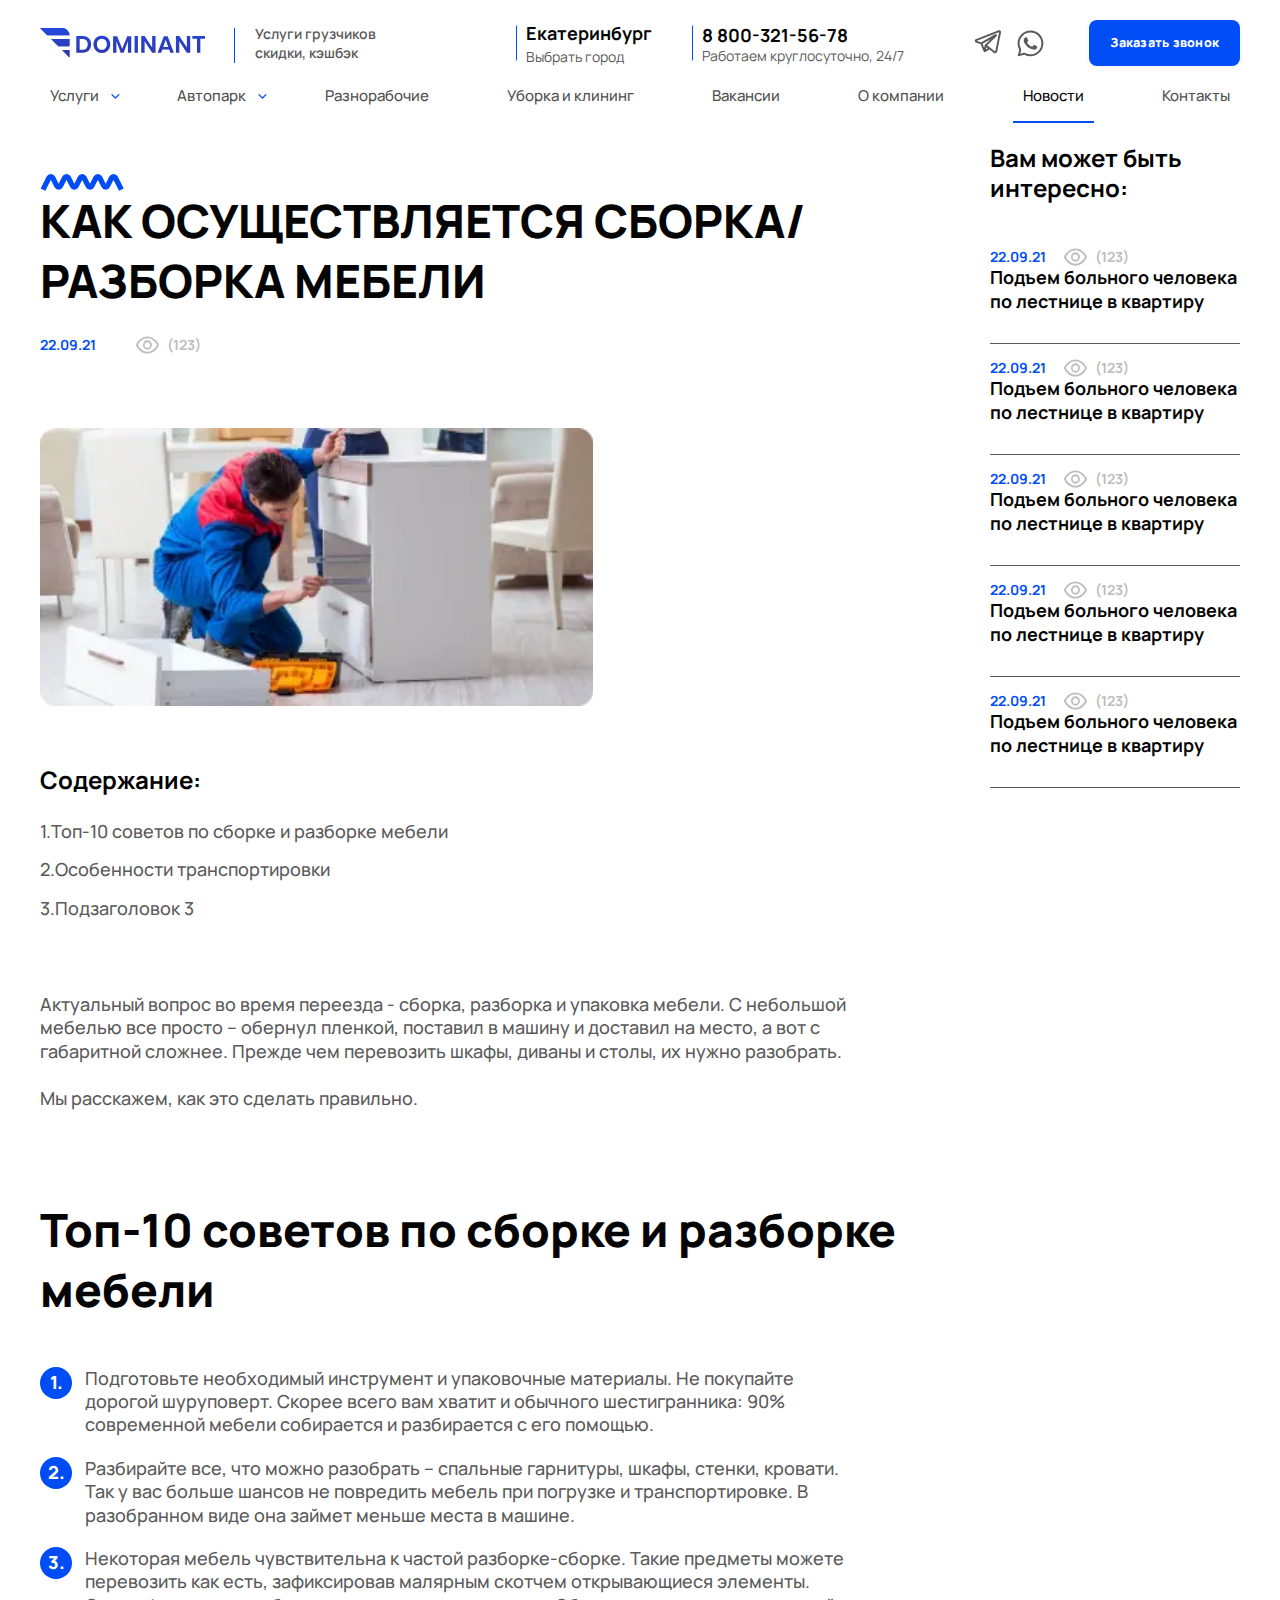
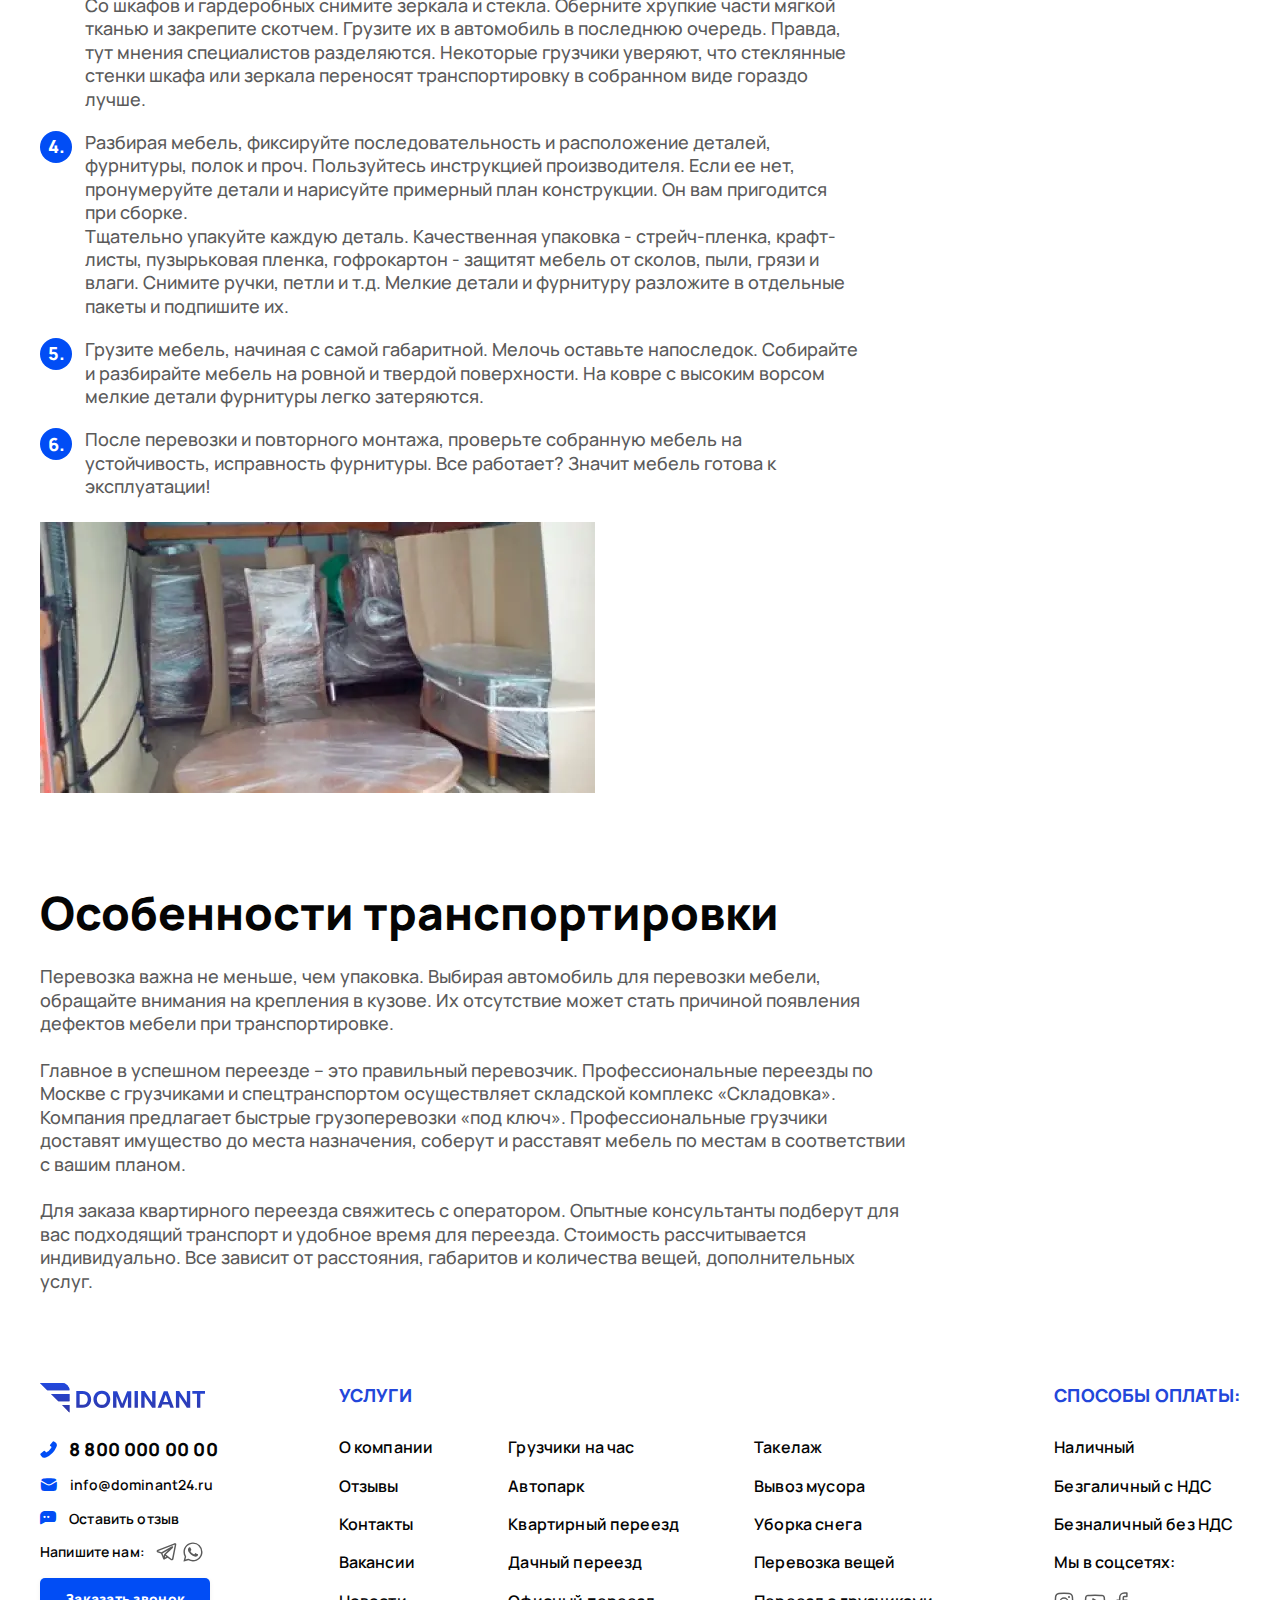
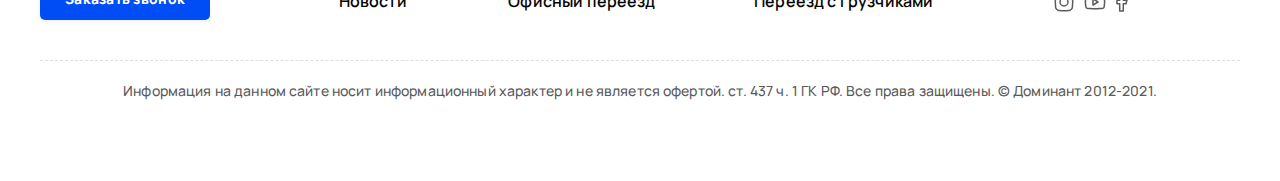
<file: newsMore.html>
<!DOCTYPE html>
<html lang="ru">
<head>
	<meta charset="UTF-8">
	<meta http-equiv="X-UA-Compatible" content="IE=edge">
	<meta name="viewport" content="width=device-width, initial-scale=1.0">
	<link rel="stylesheet" href="css/style.css?_v=20220409171145">
	<link href="https://fonts.googleapis.com/css2?family=Manrope:wght@400;500;600;700;800&family=Rubik&display=swap&_v=20220409171145"
		rel="stylesheet">
	<title>Новости</title>
</head>

<body>
	<div class="wrapper">
		<header class="header static">
			<div class="header__container">
				<div class="header__top">
					<a href="index.html" class="header__logo"><img src="img/logo.svg" alt="DOMINANT"></a>
					<p class="header__loaders">Услуги грузчиков<br>
						скидки, кэшбэк </p>
					<div class="header__town town-header">
						<span class="town-header__name town-name">Екатеринбург</span>
						<a href="##" class="town-header__choise">Выбрать город</a>
					</div>
					<div class="header__phone phone-header">
						<p class="phone-header__number">8 800-321-56-78</p>
						<p class="phone-header__ad">Работаем круглосуточно, 24/7</p>
					</div>
					<div class="header__icons">
						<a href="##"><img src="img/telegram.svg" alt="telegram"></a>
						<a href="##"><img src="img/viber.svg" alt="viber"></a>
					</div>
					<a href="##" class="header__call-order call-order button-blue">Заказать звонок</a>
				</div>
				<nav class="header__nav nav-header">
					<ul class="nav-header__list">
						<li class="nav-header__item"><a href="index.html" class="nav-header__link submenu-inner _icon-arr ">
								Услуги</a>
							<ul class="submenu-list">
								<li class="submenu-item"><a href="##" class="submenu-link">Такелаж</a></li>
								<li class="submenu-item"><a href="##" class="submenu-link">Вывоз мусора</a></li>
								<li class="submenu-item"><a href="##" class="submenu-link">Уборка снега</a></li>
								<li class="submenu-item"><a href="##" class="submenu-link">Перевозка вещей</a></li>
								<li class="submenu-item"><a href="##" class="submenu-link">Переезд с грузчиками</a></li>
							</ul>
						</li>
						<li class="nav-header__item"><a href="cars.html" class="nav-header__link submenu-inner _icon-arr">Автопарк
							</a>
							<ul class="submenu-list">
								<li class="submenu-item"><a href="##" class="submenu-link">Такелаж</a></li>
								<li class="submenu-item"><a href="##" class="submenu-link">Вывоз мусора</a></li>
								<li class="submenu-item"><a href="##" class="submenu-link">Уборка снега</a></li>
								<li class="submenu-item"><a href="##" class="submenu-link">Перевозка вещей</a></li>
								<li class="submenu-item"><a href="##" class="submenu-link">Переезд с грузчиками</a></li>
							</ul>
						</li>
						<li class="nav-header__item"><a href="error.html" class="nav-header__link">Разнорабочие</a></li>
						<li class="nav-header__item"><a href="error.html" class="nav-header__link">Уборка и клининг</a></li>
						<li class="nav-header__item"><a href="vacancies.html" class="nav-header__link">Вакансии</a>
						</li>
						<li class="nav-header__item"><a href="error.html" class="nav-header__link">О компании</a></li>
						<li class="nav-header__item"><a href="news.html" class="nav-header__link selected-link">Новости</a></li>
						<li class="nav-header__item"><a href="contacts.html" class="nav-header__link">Контакты</a></li>
					</ul>
				</nav>
			</div>
		</header>
		<main class="main news-more">
			<div class="news-more__container">
				<div class="news__more-left">
					<section class="assembly sect">
						<img src="img/waveBlue.svg" alt="waveBlue" class="assembly__wave">
						<h2 class="assembly__title sect-title">Как осуществляется сборка/<br> разборка мебели</h2>
						<div class="assembly__views item-news__top">
							<p class="item-news__date">22.09.21</p>
							<img src="img/eye.svg" class="item-news__eye" alt="eye">
							<p class="item-news__views">(123)</p>
						</div>
						<picture><source srcset="img/news/assembly.webp" type="image/webp"><img src="img/news/assembly.png" alt="assembly" class="assembly__img"></picture>
						<p class="assembly__content">Содержание:</p>
						<ul class="assembly__list list-assembly">
							<li class="list-assembly__item"><a href="#advices-assembly">1.Топ-10 советов по сборке и разборке
									мебели</a></li>
							<li class="list-assembly__item"><a href="#peculiarities">2.Особенности транспортировки</a></li>
							<li class="list-assembly__item"><a href="##">3.Подзаголовок 3</a></li>
						</ul>
						<p class="assembly__text">
							Актуальный вопрос во время переезда - сборка, разборка и упаковка мебели. С небольшой мебелью все просто –
							обернул пленкой, поставил в машину и доставил на место, а вот с габаритной сложнее. Прежде чем перевозить
							шкафы, диваны и столы, их нужно разобрать.<br> <br> Мы расскажем, как это сделать правильно.
						</p>
					</section>
					<section class="advices-assembly sect" id="advices-assembly">
						<h2 class="advices-assembly__title sect-title">Топ-10 советов по сборке и разборке мебели</h2>
						<ul class="advices-assembly__list list-advices">
							<li class="advices-assembly__item">
								<span class="list-advices__cout">1.</span>
								Подготовьте необходимый инструмент и упаковочные материалы. Не покупайте дорогой шуруповерт. Скорее
								всего вам хватит и обычного шестигранника: 90% современной мебели собирается и разбирается с его
								помощью.
							</li>
							<li class="advices-assembly__item">
								<span class="list-advices__cout">2.</span>
								Разбирайте все, что можно разобрать – спальные гарнитуры, шкафы, стенки, кровати. Так у вас больше
								шансов не
								повредить мебель при погрузке и транспортировке. В разобранном виде она займет меньше места в машине.
							</li>
							<li class="advices-assembly__item">
								<span class="list-advices__cout">3.</span>
								Некоторая мебель чувствительна к частой разборке-сборке. Такие предметы можете перевозить как есть,
								зафиксировав
								малярным скотчем открывающиеся элементы.<br>
								Со шкафов и гардеробных снимите зеркала и стекла. Оберните хрупкие части мягкой тканью и закрепите
								скотчем.
								Грузите их в автомобиль в последнюю очередь. Правда, тут мнения специалистов разделяются. Некоторые
								грузчики
								уверяют, что стеклянные стенки шкафа или зеркала переносят транспортировку в собранном виде гораздо
								лучше.
							</li>
							<li class="advices-assembly__item">
								<span class="list-advices__cout">4.</span>
								Разбирая мебель, фиксируйте последовательность и расположение деталей, фурнитуры, полок и проч.
								Пользуйтесь
								инструкцией производителя. Если ее нет, пронумеруйте детали и нарисуйте примерный план конструкции. Он
								вам
								пригодится при сборке.<br>
								Тщательно упакуйте каждую деталь. Качественная упаковка - стрейч-пленка, крафт-листы, пузырьковая
								пленка,
								гофрокартон - защитят мебель от сколов, пыли, грязи и влаги.
								Снимите ручки, петли и т.д. Мелкие детали и фурнитуру разложите в отдельные пакеты и подпишите их.
							</li>
							<li class="advices-assembly__item">
								<span class="list-advices__cout">5.</span>
								Грузите мебель, начиная с самой габаритной. Мелочь оставьте напоследок.
								Собирайте и разбирайте мебель на ровной и твердой поверхности. На ковре с высоким ворсом мелкие детали
								фурнитуры
								легко затеряются.

							</li>
							<li class="advices-assembly__item">
								<span class="list-advices__cout">6.</span>
								После перевозки и повторного монтажа, проверьте собранную мебель на устойчивость, исправность фурнитуры.
								Все
								работает? Значит мебель готова к эксплуатации!
							</li>
						</ul>
						<picture><source srcset="img/news/advicesNews.webp" type="image/webp"><img src="img/news/advicesNews.png" alt="advicesNews" class="advices-assembly__img"></picture>
					</section>
					<section class="peculiarities sect" id="peculiarities">
						<h2 class="peculiarities__title sect-title">Особенности транспортировки</h2>
						<p class="peculiarities__text">
							Перевозка важна не меньше, чем упаковка. Выбирая автомобиль для перевозки мебели, обращайте внимания на
							крепления в кузове. Их отсутствие может стать причиной появления дефектов мебели при транспортировке.
							<br><br>
							Главное в успешном переезде – это правильный перевозчик. Профессиональные переезды по Москве с грузчиками
							и спецтранспортом осуществляет складской комплекс «Складовка». Компания предлагает быстрые грузоперевозки
							«под ключ». Профессиональные грузчики доставят имущество до места назначения, соберут и расставят мебель
							по местам в соответствии с вашим планом.
							<br><br>
							Для заказа квартирного переезда свяжитесь с оператором. Опытные консультанты подберут для вас подходящий
							транспорт и удобное время для переезда. Стоимость рассчитывается индивидуально. Все зависит от расстояния,
							габаритов и количества вещей, дополнительных услуг.
						</p>
					</section>
				</div>
				<aside class="news-more__aside aside-news">
					<p class="aside-news__title">Вам может быть интересно:</p>
					<div class="aside-news__inner">
						<div class="aside-news__item">
							<div class="aside-news__views item-news__top">
								<p class="item-news__date">22.09.21</p>
								<img src="img/eye.svg" class="item-news__eye" alt="eye">
								<p class="item-news__views">(123)</p>
							</div>
							<p class="aside-news__text">Подъем больного человека по лестнице в квартиру</p>
						</div>
						<div class="aside-news__item">
							<div class="aside-news__views item-news__top">
								<p class="item-news__date">22.09.21</p>
								<img src="img/eye.svg" class="item-news__eye" alt="eye">
								<p class="item-news__views">(123)</p>
							</div>
							<p class="aside-news__text">Подъем больного человека по лестнице в квартиру</p>
						</div>
						<div class="aside-news__item">
							<div class="aside-news__views item-news__top">
								<p class="item-news__date">22.09.21</p>
								<img src="img/eye.svg" class="item-news__eye" alt="eye">
								<p class="item-news__views">(123)</p>
							</div>
							<p class="aside-news__text">Подъем больного человека по лестнице в квартиру</p>
						</div>
						<div class="aside-news__item">
							<div class="aside-news__views item-news__top">
								<p class="item-news__date">22.09.21</p>
								<img src="img/eye.svg" class="item-news__eye" alt="eye">
								<p class="item-news__views">(123)</p>
							</div>
							<p class="aside-news__text">Подъем больного человека по лестнице в квартиру</p>
						</div>
						<div class="aside-news__item">
							<div class="aside-news__views item-news__top">
								<p class="item-news__date">22.09.21</p>
								<img src="img/eye.svg" class="item-news__eye" alt="eye">
								<p class="item-news__views">(123)</p>
							</div>
							<p class="aside-news__text">Подъем больного человека по лестнице в квартиру</p>
						</div>
					</div>
				</aside>
			</div>
		</main>
		<footer class="footer sect">
	<div class="footer__container">
		<div class="footer__inner">
			<div class="footer__info info-footer">
				<a href="##"><img src="img/logo.svg" alt="dominant" class="info-footer__logo"></a>
				<p class="info-footer__phone">8 800 000 00 00</p>
				<p class="info-footer__mail _icon-mail">info@dominant24.ru</p>
				<p class="info-footer__review _icon-review">Оставить отзыв</p>
				<div class="info-footer__write">
					<p>Напишите нам:</p>
					<a href="##"><img src="img/telegram.svg" alt="telegram" class="info-footer__tg"></a>
					<a href="##"><img src="img/viber.svg" alt="viber" class="info-footer__viber"></a>
				</div>
				<a href="##" class="info-footer__call call-order button-blue">Заказать звонок</a>
			</div>
			<div class="footer__services services-footer">
				<p class="services-footer__title footer-title">УСЛУГИ</p>
				<div class="services-footer__inner">
					<ul class="services-footer__list">
						<li class="services-footer__item"><a href="##" class="services-footer__link">О компании</a></li>
						<li class="services-footer__item"><a href="##" class="services-footer__link">Отзывы</a></li>
						<li class="services-footer__item"><a href="##" class="services-footer__link">Контакты</a></li>
						<li class="services-footer__item"><a href="##" class="services-footer__link">Вакансии</a></li>
						<li class="services-footer__item"><a href="##" class="services-footer__link">Новости</a></li>
					</ul>
					<ul class="services-footer__list">
						<li class="services-footer__item"><a href="##" class="services-footer__link">Грузчики на час</a></li>
						<li class="services-footer__item"><a href="##" class="services-footer__link">Автопарк</a></li>
						<li class="services-footer__item"><a href="##" class="services-footer__link">Квартирный переезд</a></li>
						<li class="services-footer__item"><a href="##" class="services-footer__link">Дачный переезд</a></li>
						<li class="services-footer__item"><a href="##" class="services-footer__link">Офисный переезд</a></li>
					</ul>
					<ul class="services-footer__list">
						<li class="services-footer__item"><a href="##" class="services-footer__link">Такелаж</a></li>
						<li class="services-footer__item"><a href="##" class="services-footer__link">Вывоз мусора</a></li>
						<li class="services-footer__item"><a href="##" class="services-footer__link">Уборка снега</a></li>
						<li class="services-footer__item"><a href="##" class="services-footer__link">Перевозка вещей</a></li>
						<li class="services-footer__item"><a href="##" class="services-footer__link">Переезд с грузчиками</a></li>
					</ul>
				</div>
			</div>
			<div class="footer__payment payment-footer">
				<p class="payment-footer__title footer-title">Способы оплаты:</p>
				<ul class="payment-footer__list">
					<li class="payment-footer__item">Наличный</li>
					<li class="payment-footer__item">Безгаличный с НДС</li>
					<li class="payment-footer__item">Безналичный без НДС</li>
					<li class="payment-footer__item">Мы в соцсетях:</li>
					<li class="payment-footer__item payment-footer-links">
						<a href="#"><img src="img/inst.svg" alt="inst"></a>
						<a href="#"><img src="img/youtube.svg" alt="youtube"></a>
						<a href="#"><img src="img/facebook.svg" alt="facebook"></a>
					</li>
				</ul>
			</div>
		</div>
		<p class="footer__rights">Информация на данном сайте носит информационный характер и не является офертой. ст. 437 ч.
			1 ГК РФ. Все права защищены. © Доминант 2012-2021.</p>
	</div>
</footer>
	</div>
	<div class="popup__succes popup succes-popup">
	<div class="succes-popup__window popup-window">
		<div class="succes-popup__content  succes-content content-popup">
			<img src="img/Cancel.svg" alt="Cancel" class="town-content__close close-popup">
			<p class="succes-content__title title-popup">Ваша заявка успешно отправлена</p>
			<p class="succes-content__suptitle suptitle-popup">Ожидайте звонка в течении минуты<br>
				Менеджер произведет Вам рассчет стоимости и оформит заявку</p>
			<a href="##" class="succes-content__button button-blue close-btn">На главную</a>
		</div>
	</div>
</div>
<div class="popup__review popup review-popup">
	<div class="review-popup__window popup-window">
		<div class="review-popup__content content-popup review-content">
			<img src="img/Cancel.svg" alt="Cancel" class="review-content__close close-popup">
			<p class="review-content__title title-popup">Оставьте свой честный отзыв о нашей компании</p>
			<form action="" class="review-content__form">
				<div class="review-content__inner">
					<input type="text" class="review-content__name" placeholder="Ваше имя">
					<input type="text" class="review-content__phone" placeholder="+7 9ххх ххх хх хх">
					<textarea class="review-content__text" placeholder="Введите текст отзыва"></textarea>
				</div>
				<div class="review-content__bot">
					<a href="##" class="review-content__button button-blue close-btn">Отправить отзыв</a>
				</div>
			</form>
		</div>
	</div>
</div>
<div class="popup__town  popup town-popup">
	<div class="town-popup__window popup-window">
		<div class="town-popup__content town-content content-popup">
			<img src="img/Cancel.svg" alt="Cancel" class="town-content__close close-popup">
			<p class="town-content__title title-popup">Выбор города</p>
			<div class="town-content__search">
				<input type="text" class="town-content__input" placeholder="или введите название города">
				<img src="img/search.svg" alt="search">
			</div>
			<div class="town-content__inner">
				<ul class="town-content__list">
					<li class="town-content__item"><a href="##" class="town-content__link">Асбест</a></li>
					<li class="town-content__item"><a href="##" class="town-content__link">Сургут</a></li>
					<li class="town-content__item"><a href="##" class="town-content__link">Златоуст</a></li>
					<li class="town-content__item"><a href="##" class="town-content__link">Каменск-Уральский</a></li>
					<li class="town-content__item"><a href="##" class="town-content__link">Копейск</a></li>
					<li class="town-content__item"><a href="##" class="town-content__link">Курган</a></li>
					<li class="town-content__item"><a href="##" class="town-content__link">Магнитогорск</a></li>
				</ul>
				<ul class="town-content__list">
					<li class="town-content__item"><a href="##" class="town-content__link">Миасс</a></li>
					<li class="town-content__item"><a href="##" class="town-content__link">Нефтеюганск</a></li>
					<li class="town-content__item"><a href="##" class="town-content__link">Нижневартовск</a></li>
					<li class="town-content__item"><a href="##" class="town-content__link">Нижний Тагил</a></li>
					<li class="town-content__item"><a href="##" class="town-content__link">Новоуральск</a></li>
					<li class="town-content__item"><a href="##" class="town-content__link">Новый Уренгой</a></li>
					<li class="town-content__item"><a href="##" class="town-content__link">Ноябрьск</a></li>
				</ul>
				<ul class="town-content__list">
					<li class="town-content__item"><a href="##" class="town-content__link">Озёрск</a></li>
					<li class="town-content__item"><a href="##" class="town-content__link">Первоуральск</a></li>
					<li class="town-content__item"><a href="##" class="town-content__link">Пермь</a></li>
					<li class="town-content__item"><a href="##" class="town-content__link">Серов</a></li>
					<li class="town-content__item"><a href="##" class="town-content__link">Москва</a></li>
					<li class="town-content__item"><a href="##" class="town-content__link">Иркутск</a></li>
					<li class="town-content__item"><a href="##" class="town-content__link">Братск</a></li>
				</ul>
			</div>
		</div>
	</div>
</div>

<div class="popup__call  popup call-popup">
	<div class="call-popup__window popup-window">
		<div class="call-popup__content call-content content-popup">
			<img src="img/Cancel.svg" alt="Cancel" class="town-content__close close-popup">
			<p class="call-content__title title-popup">обратная связь</p>
			<p class="call-content__suptitle suptitle-popup">Наш менеджер перезвонит в течении минуты и проконсультирует
				по всем вопросам</p>
			<form action="">
				<input type="text" class="call-content__input" placeholder="+7 9ххх ххх хх хх">
				<a href="##" class="_icon-phone"></a>
				<button type="submit" class="button-blue call-content__button succes-button">Оставить заявку</button>
				<div class="call-content__allow">
					<input type="radio" id="confirm">
					<label for="confirm">Отправляя форму Вы соглашаетесь с обработкой персональных данных и политикой
						конфеденциальности</label>
			</form>
		</div>
	</div>
</div>

	<script src="js/app.js?_v=20220409171145"></script>
</body>

</html>
</file>
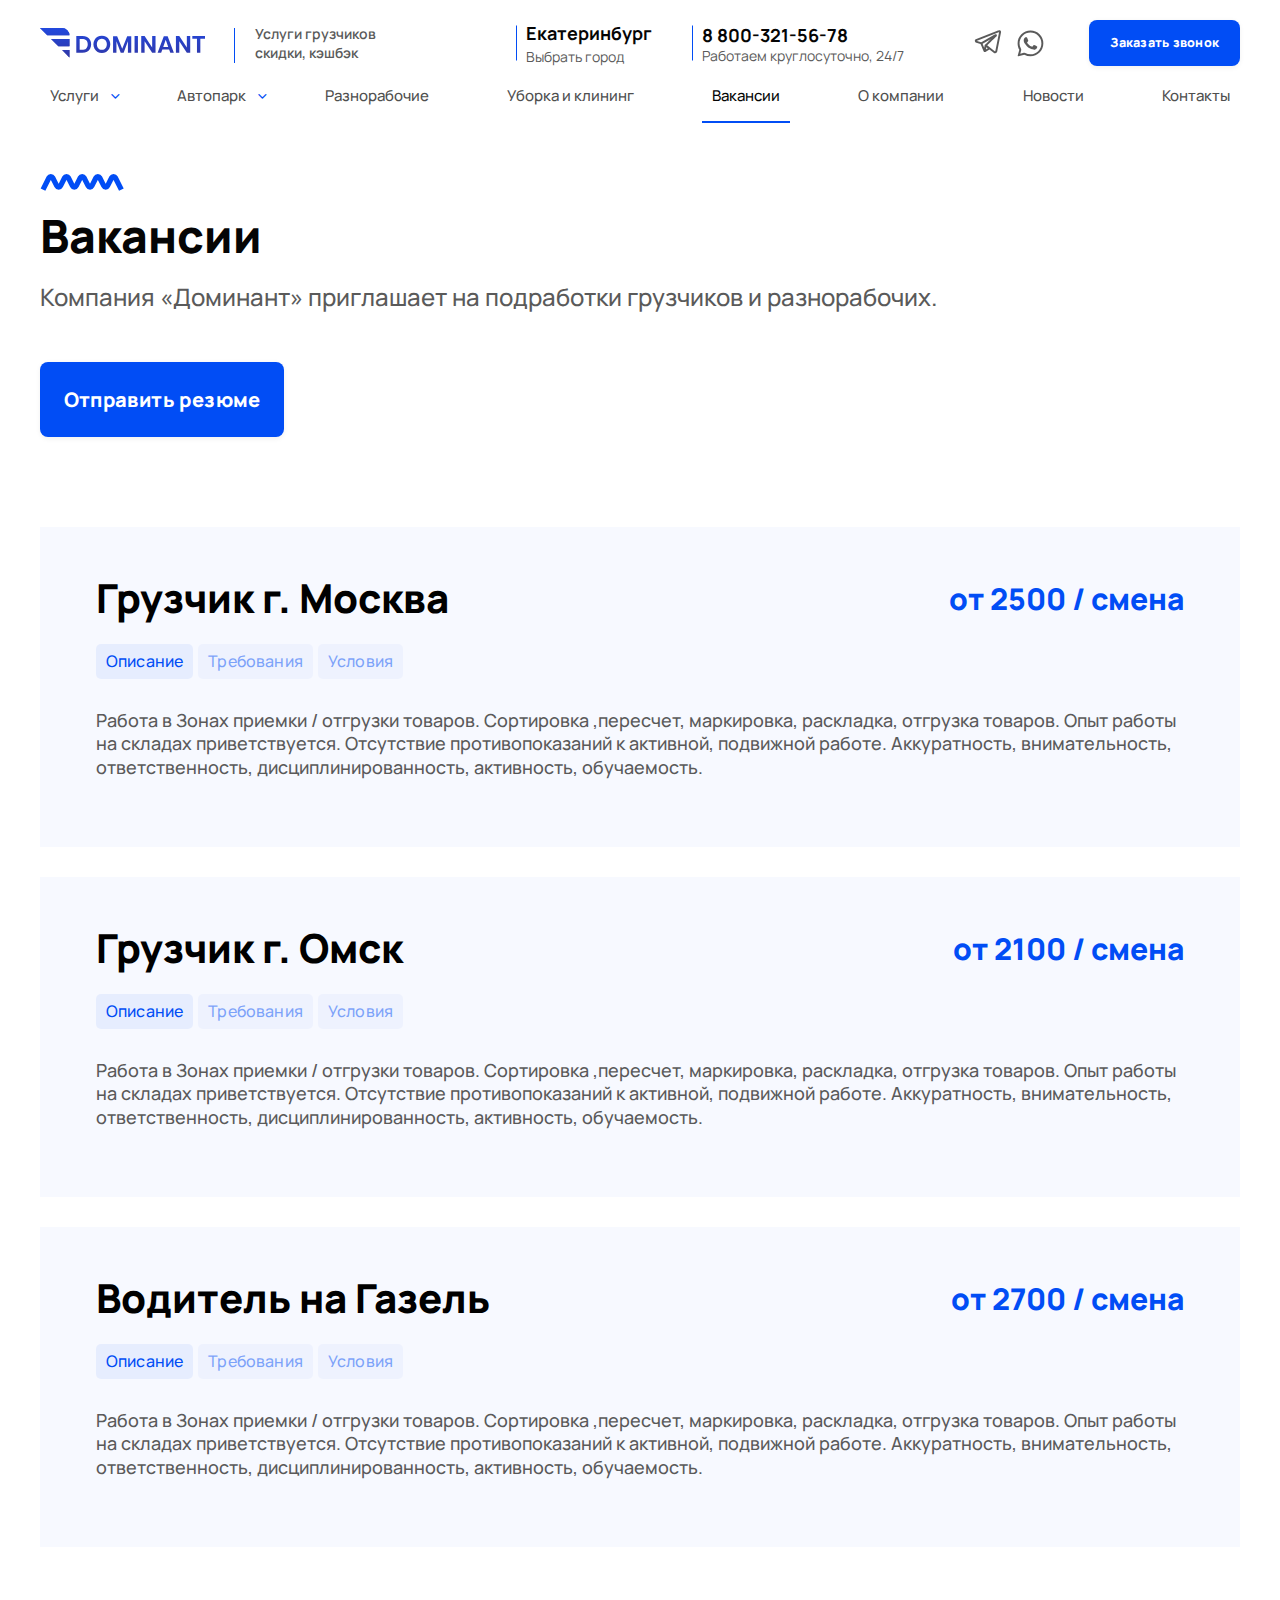
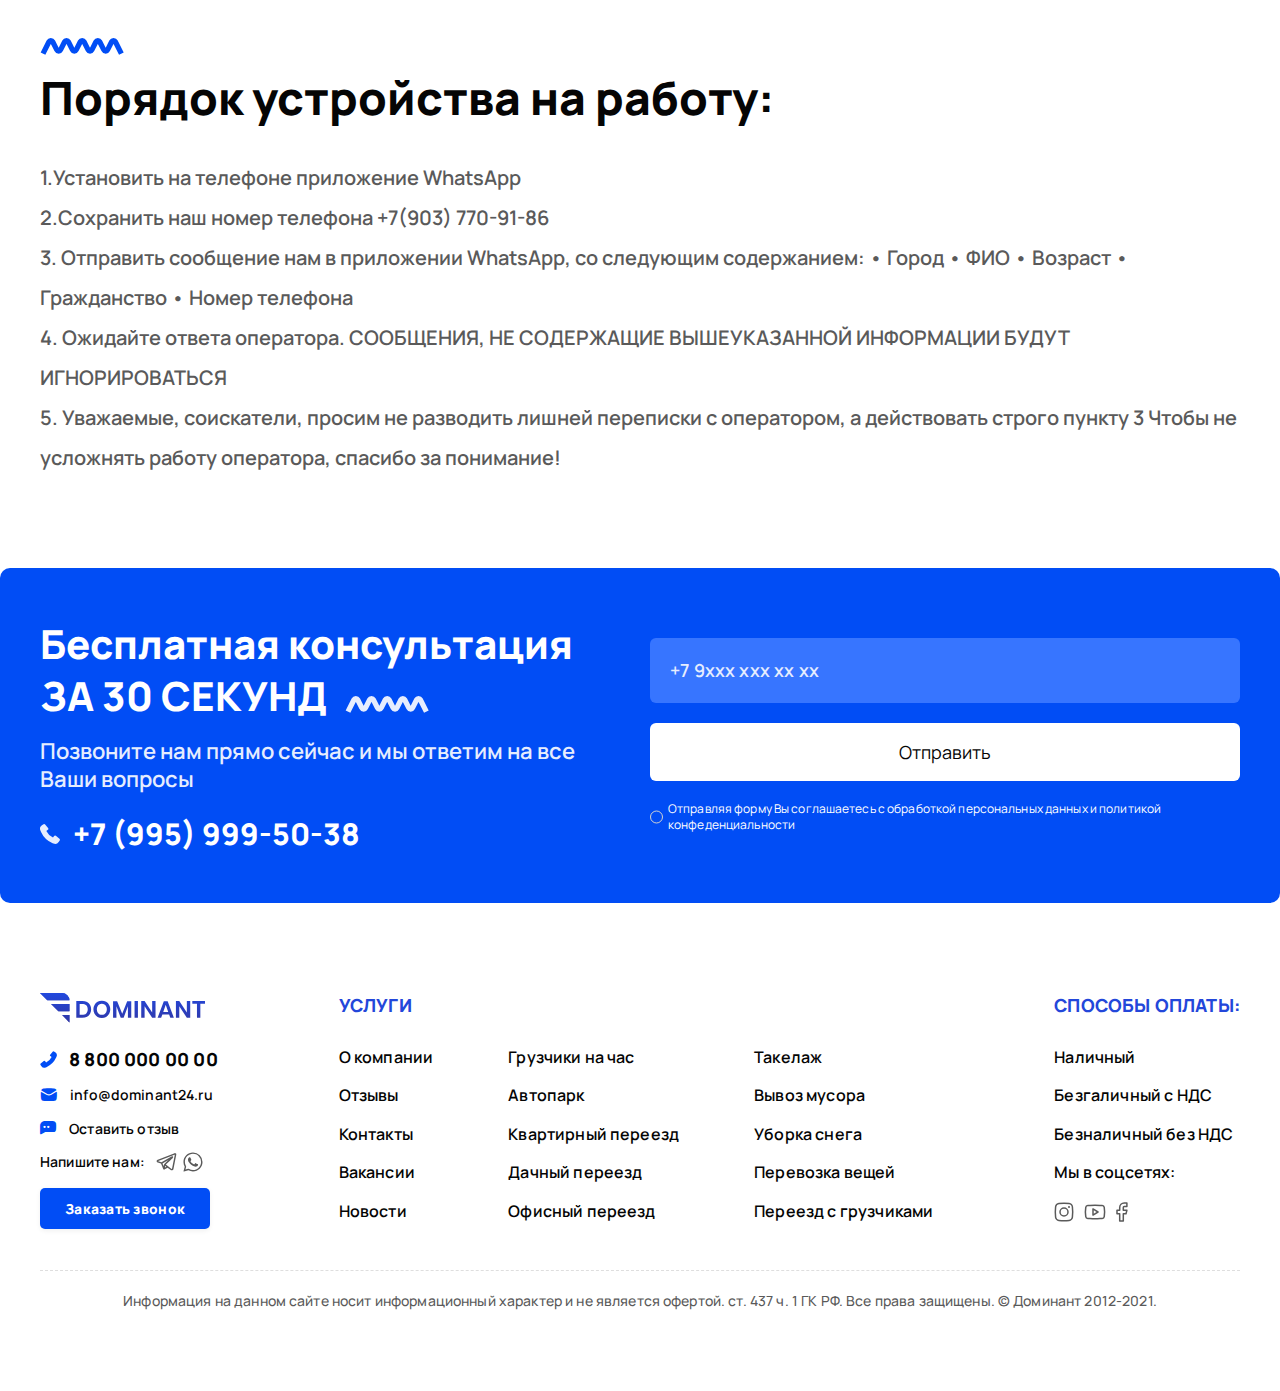
<file: vacancies.html>
<!DOCTYPE html>
<html lang="ru">
<head>
	<meta charset="UTF-8">
	<meta http-equiv="X-UA-Compatible" content="IE=edge">
	<meta name="viewport" content="width=device-width, initial-scale=1.0">
	<link rel="stylesheet" href="css/style.css?_v=20220409171145">
	<link href="https://fonts.googleapis.com/css2?family=Manrope:wght@400;500;600;700;800&family=Rubik&display=swap&_v=20220409171145"
		rel="stylesheet">
	<title>Вакансии</title>
</head>

<body>
	<div class="wrapper">
		<header class="header static">
			<div class="header__container">
				<div class="header__top">
					<a href="index.html" class="header__logo"><img src="img/logo.svg" alt="DOMINANT"></a>
					<p class="header__loaders">Услуги грузчиков<br>
						скидки, кэшбэк </p>
					<div class="header__town town-header">
						<span class="town-header__name town-name">Екатеринбург</span>
						<a href="##" class="town-header__choise">Выбрать город</a>
					</div>
					<div class="header__phone phone-header">
						<p class="phone-header__number">8 800-321-56-78</p>
						<p class="phone-header__ad">Работаем круглосуточно, 24/7</p>
					</div>
					<div class="header__icons">
						<a href="##"><img src="img/telegram.svg" alt="telegram"></a>
						<a href="##"><img src="img/viber.svg" alt="viber"></a>
					</div>
					<a href="##" class="header__call-order call-order button-blue">Заказать звонок</a>
				</div>
				<nav class="header__nav nav-header">
					<ul class="nav-header__list">
						<li class="nav-header__item"><a href="index.html" class="nav-header__link submenu-inner _icon-arr ">
								Услуги</a>
							<ul class="submenu-list">
								<li class="submenu-item"><a href="##" class="submenu-link">Такелаж</a></li>
								<li class="submenu-item"><a href="##" class="submenu-link">Вывоз мусора</a></li>
								<li class="submenu-item"><a href="##" class="submenu-link">Уборка снега</a></li>
								<li class="submenu-item"><a href="##" class="submenu-link">Перевозка вещей</a></li>
								<li class="submenu-item"><a href="##" class="submenu-link">Переезд с грузчиками</a></li>
							</ul>
						</li>
						<li class="nav-header__item"><a href="cars.html" class="nav-header__link submenu-inner _icon-arr">Автопарк
							</a>
							<ul class="submenu-list">
								<li class="submenu-item"><a href="##" class="submenu-link">Такелаж</a></li>
								<li class="submenu-item"><a href="##" class="submenu-link">Вывоз мусора</a></li>
								<li class="submenu-item"><a href="##" class="submenu-link">Уборка снега</a></li>
								<li class="submenu-item"><a href="##" class="submenu-link">Перевозка вещей</a></li>
								<li class="submenu-item"><a href="##" class="submenu-link">Переезд с грузчиками</a></li>
							</ul>
						</li>
						<li class="nav-header__item"><a href="error.html" class="nav-header__link">Разнорабочие</a></li>
						<li class="nav-header__item"><a href="error.html" class="nav-header__link">Уборка и клининг</a></li>
						<li class="nav-header__item"><a href="vacancies.html" class="nav-header__link selected-link">Вакансии</a>
						</li>
						<li class="nav-header__item"><a href="error.html" class="nav-header__link">О компании</a></li>
						<li class="nav-header__item"><a href="news.html" class="nav-header__link">Новости</a></li>
						<li class="nav-header__item"><a href="contacts.html" class="nav-header__link">Контакты</a></li>
					</ul>
				</nav>
			</div>
		</header>
		<main class="main">
			<section class="vacansies sect">
				<div class="vacansies__container">
					<img src="img/waveBlue.svg" class="vacansies__wave" alt="waveBlue">
					<h2 class="vacansies__title sect-title">Вакансии</h2>
					<p class="vacansies__suptitle">Компания «Доминант» приглашает на подработки грузчиков и разнорабочих.</p>
					<a href="##	" class="button-blue vacansies__button">Отправить резюме</a>
					<div class="vacansies__inner">
						<div class="vacansies__item item-vacancies">
							<div class="item-vacancies__top">
								<h5 class="item-vacancies__name title5">Грузчик г. Москва</h5>
								<p class="item-vacancies__price">от 2500 / смена</p>
							</div>
							<ul class="item-vacancies__nav nav-vacansies">
								<li class="nav-vacansies__item"><a href="##" data-tab="0"
										class="nav-vacansies__link link-active">Описание</a></li>
								<li class="nav-vacansies__item"><a href="##" data-tab="1" class="nav-vacansies__link">Требования</a>
								</li>
								<li class="nav-vacansies__item"><a href="##" data-tab="2" class="nav-vacansies__link">Условия</a></li>
							</ul>
							<p class="item-vacancies__content content-active" data-tab="0">Работа в Зонах приемки / отгрузки товаров.
								Сортировка
								,пересчет, маркировка, раскладка, отгрузка товаров.
								Опыт работы на складах приветствуется. Отсутствие противопоказаний к активной, подвижной работе.
								Аккуратность, внимательность, ответственность, дисциплинированность, активность, обучаемость.</p>
							<p class="item-vacancies__content" data-tab="1">Lorem ipsum dolor sit amet consectetur adipisicing elit.
								Ducimus illo, voluptate ut corrupti aliquam rem minima pariatur iure ex itaque porro, placeat soluta
								iusto impedit a corporis excepturi harum hic.</p>
							<p class="item-vacancies__content" data-tab="2">Lorem ipsum dolor sit amet consectetur adipisicing elit.
								Doloribus modi quod libero sequi. Officiis atque rem ratione repellat? Accusamus dolorem quas architecto
								dolores quod voluptas! Ratione dolorem non quod saepe.</p>
						</div>
						<div class="vacansies__item item-vacancies">
							<div class="item-vacancies__top">
								<h5 class="item-vacancies__name title5">Грузчик г. Омск</h5>
								<p class="item-vacancies__price">от 2100 / смена</p>
							</div>
							<ul class="item-vacancies__nav nav-vacansies">
								<li class="nav-vacansies__item"><a href="##" data-tab="0"
										class="nav-vacansies__link link-active">Описание</a></li>
								<li class="nav-vacansies__item"><a href="##" data-tab="1" class="nav-vacansies__link">Требования</a>
								</li>
								<li class="nav-vacansies__item"><a href="##" data-tab="2" class="nav-vacansies__link">Условия</a></li>
							</ul>
							<p class="item-vacancies__content content-active" data-tab="0">Работа в Зонах приемки / отгрузки товаров.
								Сортировка
								,пересчет, маркировка, раскладка, отгрузка товаров.
								Опыт работы на складах приветствуется. Отсутствие противопоказаний к активной, подвижной работе.
								Аккуратность, внимательность, ответственность, дисциплинированность, активность, обучаемость.</p>
							<p class="item-vacancies__content" data-tab="1">Lorem ipsum dolor sit amet consectetur adipisicing elit.
								Ducimus illo, voluptate ut corrupti aliquam rem minima pariatur iure ex itaque porro, placeat soluta
								iusto impedit a corporis excepturi harum hic.</p>
							<p class="item-vacancies__content" data-tab="2">Lorem ipsum dolor sit amet consectetur adipisicing elit.
								Doloribus modi quod libero sequi. Officiis atque rem ratione repellat? Accusamus dolorem quas architecto
								dolores quod voluptas! Ratione dolorem non quod saepe.</p>
						</div>
						<div class="vacansies__item item-vacancies">
							<div class="item-vacancies__top">
								<h5 class="item-vacancies__name title5">Водитель на Газель</h5>
								<p class="item-vacancies__price">от 2700 / смена</p>
							</div>
							<ul class="item-vacancies__nav nav-vacansies">
								<li class="nav-vacansies__item"><a href="##" data-tab="0"
										class="nav-vacansies__link link-active">Описание</a></li>
								<li class="nav-vacansies__item"><a href="##" data-tab="1" class="nav-vacansies__link">Требования</a>
								</li>
								<li class="nav-vacansies__item"><a href="##" data-tab="2" class="nav-vacansies__link">Условия</a></li>
							</ul>
							<p class="item-vacancies__content content-active" data-tab="0">Работа в Зонах приемки / отгрузки товаров.
								Сортировка
								,пересчет, маркировка, раскладка, отгрузка товаров.
								Опыт работы на складах приветствуется. Отсутствие противопоказаний к активной, подвижной работе.
								Аккуратность, внимательность, ответственность, дисциплинированность, активность, обучаемость.</p>
							<p class="item-vacancies__content" data-tab="1">Lorem ipsum dolor sit amet consectetur adipisicing elit.
								Ducimus illo, voluptate ut corrupti aliquam rem minima pariatur iure ex itaque porro, placeat soluta
								iusto impedit a corporis excepturi harum hic.</p>
							<p class="item-vacancies__content" data-tab="2">Lorem ipsum dolor sit amet consectetur adipisicing elit.
								Doloribus modi quod libero sequi. Officiis atque rem ratione repellat? Accusamus dolorem quas architecto
								dolores quod voluptas! Ratione dolorem non quod saepe.</p>
						</div>
					</div>
				</div>
			</section>
			<section class="order sect">
				<div class="order__container">
					<img src="img/waveBlue.svg" alt="waveBlue" class="order__wave">
					<h2 class="order__title sect-title">Порядок устройства на работу:</h2>
					<ul class="order__list">
						<li class="order__item">1.Установить на телефоне приложение WhаtsАрр</li>
						<li class="order__item">2.Сохранить наш номер телефона +7(903) 770-91-86</li>
						<li class="order__item">3. Отправить сообщение нам в приложении WhаtsАрр, со следующим содержанием: • Город
							• ФИО • Возраст • Гражданство • Номер телефона</li>
						<li class="order__item">4. Ожидайте ответа оператора. СООБЩЕНИЯ, НЕ СОДЕРЖАЩИЕ ВЫШЕУКАЗАННОЙ ИНФОРМАЦИИ
							БУДУТ ИГНОРИРОВАТЬСЯ</li>
						<li class="order__item">5. Уважаемые, соискатели, просим не разводить лишней переписки с оператором, а
							действовать строго пункту 3 Чтобы не усложнять работу оператора, спасибо за понимание!</li>
					</ul>
				</div>
			</section>
			<section class="advice sect">
	<div class="advice__container">
		<div class="advice__inner">
			<h5 class="advice__title title5">Бесплатная консультация
				ЗА 30 СЕКУНД <span><img src="img/waveWhite.svg" alt="waveWhite"></span></h5>
			<p class="advice__desc">Позвоните нам прямо сейчас и мы ответим на все Ваши вопросы</p>
			<div class="advice__phone">
				<img src="img/phone.svg" alt="phone">
				<p>+7 (995) 999-50-38</p>
			</div>
		</div>
		<form action="" class="advice__form">
			<input type="text" class="advice__input" placeholder="+7 9ххх ххх хх хх">
			<a href="##" class="advice__button button-white succes-button">Отправить</a>
			<label>
				<input type="radio" class="radio">
				<span class="radio-btn">Отправляя форму Вы соглашаетесь с обработкой персональных данных и политикой
					конфеденциальности</span>
			</label>
		</form>
	</div>
</section>
		</main>
	</div>
	<footer class="footer sect">
	<div class="footer__container">
		<div class="footer__inner">
			<div class="footer__info info-footer">
				<a href="##"><img src="img/logo.svg" alt="dominant" class="info-footer__logo"></a>
				<p class="info-footer__phone">8 800 000 00 00</p>
				<p class="info-footer__mail _icon-mail">info@dominant24.ru</p>
				<p class="info-footer__review _icon-review">Оставить отзыв</p>
				<div class="info-footer__write">
					<p>Напишите нам:</p>
					<a href="##"><img src="img/telegram.svg" alt="telegram" class="info-footer__tg"></a>
					<a href="##"><img src="img/viber.svg" alt="viber" class="info-footer__viber"></a>
				</div>
				<a href="##" class="info-footer__call call-order button-blue">Заказать звонок</a>
			</div>
			<div class="footer__services services-footer">
				<p class="services-footer__title footer-title">УСЛУГИ</p>
				<div class="services-footer__inner">
					<ul class="services-footer__list">
						<li class="services-footer__item"><a href="##" class="services-footer__link">О компании</a></li>
						<li class="services-footer__item"><a href="##" class="services-footer__link">Отзывы</a></li>
						<li class="services-footer__item"><a href="##" class="services-footer__link">Контакты</a></li>
						<li class="services-footer__item"><a href="##" class="services-footer__link">Вакансии</a></li>
						<li class="services-footer__item"><a href="##" class="services-footer__link">Новости</a></li>
					</ul>
					<ul class="services-footer__list">
						<li class="services-footer__item"><a href="##" class="services-footer__link">Грузчики на час</a></li>
						<li class="services-footer__item"><a href="##" class="services-footer__link">Автопарк</a></li>
						<li class="services-footer__item"><a href="##" class="services-footer__link">Квартирный переезд</a></li>
						<li class="services-footer__item"><a href="##" class="services-footer__link">Дачный переезд</a></li>
						<li class="services-footer__item"><a href="##" class="services-footer__link">Офисный переезд</a></li>
					</ul>
					<ul class="services-footer__list">
						<li class="services-footer__item"><a href="##" class="services-footer__link">Такелаж</a></li>
						<li class="services-footer__item"><a href="##" class="services-footer__link">Вывоз мусора</a></li>
						<li class="services-footer__item"><a href="##" class="services-footer__link">Уборка снега</a></li>
						<li class="services-footer__item"><a href="##" class="services-footer__link">Перевозка вещей</a></li>
						<li class="services-footer__item"><a href="##" class="services-footer__link">Переезд с грузчиками</a></li>
					</ul>
				</div>
			</div>
			<div class="footer__payment payment-footer">
				<p class="payment-footer__title footer-title">Способы оплаты:</p>
				<ul class="payment-footer__list">
					<li class="payment-footer__item">Наличный</li>
					<li class="payment-footer__item">Безгаличный с НДС</li>
					<li class="payment-footer__item">Безналичный без НДС</li>
					<li class="payment-footer__item">Мы в соцсетях:</li>
					<li class="payment-footer__item payment-footer-links">
						<a href="#"><img src="img/inst.svg" alt="inst"></a>
						<a href="#"><img src="img/youtube.svg" alt="youtube"></a>
						<a href="#"><img src="img/facebook.svg" alt="facebook"></a>
					</li>
				</ul>
			</div>
		</div>
		<p class="footer__rights">Информация на данном сайте носит информационный характер и не является офертой. ст. 437 ч.
			1 ГК РФ. Все права защищены. © Доминант 2012-2021.</p>
	</div>
</footer>
	<div class="popup__succes popup succes-popup">
	<div class="succes-popup__window popup-window">
		<div class="succes-popup__content  succes-content content-popup">
			<img src="img/Cancel.svg" alt="Cancel" class="town-content__close close-popup">
			<p class="succes-content__title title-popup">Ваша заявка успешно отправлена</p>
			<p class="succes-content__suptitle suptitle-popup">Ожидайте звонка в течении минуты<br>
				Менеджер произведет Вам рассчет стоимости и оформит заявку</p>
			<a href="##" class="succes-content__button button-blue close-btn">На главную</a>
		</div>
	</div>
</div>
<div class="popup__review popup review-popup">
	<div class="review-popup__window popup-window">
		<div class="review-popup__content content-popup review-content">
			<img src="img/Cancel.svg" alt="Cancel" class="review-content__close close-popup">
			<p class="review-content__title title-popup">Оставьте свой честный отзыв о нашей компании</p>
			<form action="" class="review-content__form">
				<div class="review-content__inner">
					<input type="text" class="review-content__name" placeholder="Ваше имя">
					<input type="text" class="review-content__phone" placeholder="+7 9ххх ххх хх хх">
					<textarea class="review-content__text" placeholder="Введите текст отзыва"></textarea>
				</div>
				<div class="review-content__bot">
					<a href="##" class="review-content__button button-blue close-btn">Отправить отзыв</a>
				</div>
			</form>
		</div>
	</div>
</div>
<div class="popup__town  popup town-popup">
	<div class="town-popup__window popup-window">
		<div class="town-popup__content town-content content-popup">
			<img src="img/Cancel.svg" alt="Cancel" class="town-content__close close-popup">
			<p class="town-content__title title-popup">Выбор города</p>
			<div class="town-content__search">
				<input type="text" class="town-content__input" placeholder="или введите название города">
				<img src="img/search.svg" alt="search">
			</div>
			<div class="town-content__inner">
				<ul class="town-content__list">
					<li class="town-content__item"><a href="##" class="town-content__link">Асбест</a></li>
					<li class="town-content__item"><a href="##" class="town-content__link">Сургут</a></li>
					<li class="town-content__item"><a href="##" class="town-content__link">Златоуст</a></li>
					<li class="town-content__item"><a href="##" class="town-content__link">Каменск-Уральский</a></li>
					<li class="town-content__item"><a href="##" class="town-content__link">Копейск</a></li>
					<li class="town-content__item"><a href="##" class="town-content__link">Курган</a></li>
					<li class="town-content__item"><a href="##" class="town-content__link">Магнитогорск</a></li>
				</ul>
				<ul class="town-content__list">
					<li class="town-content__item"><a href="##" class="town-content__link">Миасс</a></li>
					<li class="town-content__item"><a href="##" class="town-content__link">Нефтеюганск</a></li>
					<li class="town-content__item"><a href="##" class="town-content__link">Нижневартовск</a></li>
					<li class="town-content__item"><a href="##" class="town-content__link">Нижний Тагил</a></li>
					<li class="town-content__item"><a href="##" class="town-content__link">Новоуральск</a></li>
					<li class="town-content__item"><a href="##" class="town-content__link">Новый Уренгой</a></li>
					<li class="town-content__item"><a href="##" class="town-content__link">Ноябрьск</a></li>
				</ul>
				<ul class="town-content__list">
					<li class="town-content__item"><a href="##" class="town-content__link">Озёрск</a></li>
					<li class="town-content__item"><a href="##" class="town-content__link">Первоуральск</a></li>
					<li class="town-content__item"><a href="##" class="town-content__link">Пермь</a></li>
					<li class="town-content__item"><a href="##" class="town-content__link">Серов</a></li>
					<li class="town-content__item"><a href="##" class="town-content__link">Москва</a></li>
					<li class="town-content__item"><a href="##" class="town-content__link">Иркутск</a></li>
					<li class="town-content__item"><a href="##" class="town-content__link">Братск</a></li>
				</ul>
			</div>
		</div>
	</div>
</div>

<div class="popup__call  popup call-popup">
	<div class="call-popup__window popup-window">
		<div class="call-popup__content call-content content-popup">
			<img src="img/Cancel.svg" alt="Cancel" class="town-content__close close-popup">
			<p class="call-content__title title-popup">обратная связь</p>
			<p class="call-content__suptitle suptitle-popup">Наш менеджер перезвонит в течении минуты и проконсультирует
				по всем вопросам</p>
			<form action="">
				<input type="text" class="call-content__input" placeholder="+7 9ххх ххх хх хх">
				<a href="##" class="_icon-phone"></a>
				<button type="submit" class="button-blue call-content__button succes-button">Оставить заявку</button>
				<div class="call-content__allow">
					<input type="radio" id="confirm">
					<label for="confirm">Отправляя форму Вы соглашаетесь с обработкой персональных данных и политикой
						конфеденциальности</label>
			</form>
		</div>
	</div>
</div>
	<script src="js/app.js?_v=20220409171145"></script>
</body>

</html>
</file>
<file: css/style.css>
@charset "UTF-8";[class*=__container]{margin:0 auto;max-width:76.875rem;padding:0 .9375rem}*{padding:0;margin:0;border:0}*,:after,:before{-webkit-box-sizing:border-box;box-sizing:border-box}:active,:focus{outline:0}a:active,a:focus{outline:0}aside,footer,header,nav{display:block}body,html{height:100%;width:100%;font-size:100%;line-height:1;font-size:14px;-ms-text-size-adjust:100%;-moz-text-size-adjust:100%;-webkit-text-size-adjust:100%}button,input,textarea{font-family:inherit}input::-ms-clear{display:none}button{cursor:pointer}button::-moz-focus-inner{padding:0;border:0}a,a:visited{text-decoration:none}a:hover{text-decoration:none}ul li{list-style:none}img{vertical-align:top}h1,h2,h3,h4,h5,h6{font-size:inherit;font-weight:400}a{color:inherit;font-size:inherit}button{color:inherit;font-size:inherit}.static{position:static!important}.header{position:absolute;left:0;top:0;width:100%;padding:1.25rem 0;z-index:1000}.header__top{display:-webkit-box;display:-ms-flexbox;display:flex;-webkit-box-align:center;-ms-flex-align:center;align-items:center;margin:0 0 .3125rem 0}.header__logo{position:relative;margin:0 3.125rem 0 0}.header__logo::after{content:"";right:-1.875rem;top:0;display:block;background:#014df5;height:2.1875rem;width:.0625rem;position:absolute}.header__loaders{font-weight:600;font-size:.875rem;line-height:1.1875rem;color:#5a5a5a}.header__town{margin:0 0 0 9.375rem;position:relative}.header__town::after{content:"";left:-.625rem;top:50%;-webkit-transform:translateY(-50%);-ms-transform:translateY(-50%);transform:translateY(-50%);display:block;background:#014df5;height:2.1875rem;width:.0625rem;position:absolute}.header__phone{margin:0 4.375rem 0 3.125rem;position:relative}.header__phone::after{content:"";left:-.625rem;top:50%;-webkit-transform:translateY(-50%);-ms-transform:translateY(-50%);transform:translateY(-50%);display:block;background:#014df5;height:2.1875rem;width:.0625rem;position:absolute}.header__icons{display:-webkit-box;display:-ms-flexbox;display:flex;-webkit-column-gap:.9375rem;-moz-column-gap:.9375rem;column-gap:.9375rem}.header__icons a{-webkit-transition:.2s linear all;-o-transition:.2s linear all;transition:.2s linear all}.header__icons a:hover{-webkit-transform:scale(1.05);-ms-transform:scale(1.05);transform:scale(1.05)}.header__call-order{font-size:.78125rem;line-height:240%;padding:.5rem 1.3125rem;margin-left:auto}.town-header__name{display:block;font-weight:700;font-size:1.125rem;line-height:1.5625rem;color:#050505}.town-header__choise{font-size:.875rem;line-height:1rem;color:#5a5a5a}.phone-header__number{font-weight:700;font-size:1.125rem;line-height:1.5625rem;color:#050505}.phone-header__ad{font-size:.875rem;line-height:1rem;color:#5a5a5a}.nav-header__list{display:-webkit-box;display:-ms-flexbox;display:flex;-webkit-box-pack:justify;-ms-flex-pack:justify;justify-content:space-between}.nav-header__item{position:relative;-webkit-transition:.2s linear all;-o-transition:.2s linear all;transition:.2s linear all}.nav-header__item:hover{-webkit-transform:scale(1.05);-ms-transform:scale(1.05);transform:scale(1.05)}.nav-header__link{padding:.9375rem .625rem;font-weight:500;font-size:.9375rem;line-height:1.25rem;color:#4f4f4f;display:block;-webkit-transition:.2s linear all;-o-transition:.2s linear all;transition:.2s linear all}.nav-header__link:hover{color:#050505}.submenu-inner{position:relative}.submenu-inner::before{position:absolute;font-size:.375rem;color:#014df5;top:50%;-webkit-transform:translateY(-50%);-ms-transform:translateY(-50%);transform:translateY(-50%);right:-.6875rem;-webkit-transition:.2s linear all;-o-transition:.2s linear all;transition:.2s linear all}.submenu-list{-webkit-transform:translateY(-50%) scaleY(0);-ms-transform:translateY(-50%) scaleY(0);transform:translateY(-50%) scaleY(0);visibility:hidden;width:100%;left:0;top:100%;background:rgba(255,255,255,.95);-webkit-backdrop-filter:blur(25px);backdrop-filter:blur(25px);border-radius:.5rem;opacity:0;width:15.625rem;position:absolute}.nav-header__item.submenu-show .submenu-list{-webkit-transform:translateY(0) scaleY(100%);-ms-transform:translateY(0) scaleY(100%);transform:translateY(0) scaleY(100%);visibility:visible;opacity:1}.nav-header__item.submenu-show .submenu-inner::before{-webkit-transform:translateY(-50%) rotate(180deg);-ms-transform:translateY(-50%) rotate(180deg);transform:translateY(-50%) rotate(180deg)}.submenu-item{-webkit-transition:.2s linear all;-o-transition:.2s linear all;transition:.2s linear all}.submenu-item:hover{cursor:pointer;border-left:.125rem solid #014df5;background:#e6edfe}.submenu-item:hover a{color:#050505;font-weight:700}.submenu-link{-webkit-transition:.2s linear all;-o-transition:.2s linear all;transition:.2s linear all;padding-left:1.5625rem;padding-right:1.5625rem;font-weight:500;font-size:.9375rem;line-height:2.3125rem;color:#4f4f4f}.popup{z-index:1500;position:fixed;width:100%;height:100vh;opacity:0;visibility:hidden;top:0;left:0;-webkit-transition:.2s linear all;-o-transition:.2s linear all;transition:.2s linear all}.popup.popup-show{opacity:1;visibility:visible}.popup.popup-show .content-popup{-webkit-transform:scaleY(100%);-ms-transform:scaleY(100%);transform:scaleY(100%)}.popup-window{height:100%;display:-webkit-box;display:-ms-flexbox;display:flex;-webkit-box-align:center;-ms-flex-align:center;align-items:center;-webkit-box-pack:center;-ms-flex-pack:center;justify-content:center}.content-popup{-webkit-transition:.3s linear all;-o-transition:.3s linear all;transition:.3s linear all;-webkit-transform:scaleY(0);-ms-transform:scaleY(0);transform:scaleY(0);padding:5rem 3.75rem 3.125rem;position:relative;background-color:#fff;border-radius:.625rem}.suptitle-popup{text-align:center}.close-popup{position:absolute;right:.9375rem;top:.9375rem;-webkit-transition:.2s linear all;-o-transition:.2s linear all;transition:.2s linear all;cursor:pointer}.close-popup:hover{-webkit-transform:scale(1.1);-ms-transform:scale(1.1);transform:scale(1.1)}.title-popup{font-weight:800;font-size:1.875rem;line-height:130%;text-align:center;letter-spacing:.02em;text-transform:uppercase;color:#000;margin:0 0 1.875rem 0}.town-popup__content{width:46.875rem;min-height:37.5rem}.town-popup__window{background:rgba(24,24,24,.6);-webkit-backdrop-filter:blur(8px);backdrop-filter:blur(8px)}.town-content__inner{display:-webkit-box;display:-ms-flexbox;display:flex;-webkit-column-gap:4.375rem;-moz-column-gap:4.375rem;column-gap:4.375rem;-ms-flex-wrap:wrap;flex-wrap:wrap}.town-content__search{position:relative}.town-content__search img{right:2.1875rem;cursor:pointer;top:.6875rem;position:absolute}.town-content__input{padding:.9375rem 1.25rem;width:100%;background:#f3f6ff;border-radius:.3125rem;margin:0 0 1.875rem 0}.town-content__link{-webkit-transition:.2s linear all;-o-transition:.2s linear all;transition:.2s linear all;font-weight:600;font-size:1.125rem;line-height:243.6%;color:#5a5a5a}.town-content__link:hover{color:#014df5}.call-popup__window{background:rgba(24,24,24,.6);-webkit-backdrop-filter:blur(8px);backdrop-filter:blur(8px)}.call-popup__content{width:34.5625rem;min-height:31.125rem}._icon-phone{position:absolute;right:1.25rem;top:1.5625rem}._icon-phone::before{font-size:1.125rem;color:#014df5}.call-content__suptitle{margin:0 0 2.25rem 0}.call-content form{position:relative}.call-content__input{width:100%;background:#e6edfe;border-radius:.375rem;padding:1.25rem;font-size:1.125rem;line-height:1.5625rem}.call-content__input::-webkit-input-placeholder{font-weight:600;font-size:1.125rem;line-height:1.5625rem;letter-spacing:.01em;color:#050505;opacity:.7}.call-content__input::-moz-placeholder{font-weight:600;font-size:1.125rem;line-height:1.5625rem;letter-spacing:.01em;color:#050505;opacity:.7}.call-content__input:-ms-input-placeholder{font-weight:600;font-size:1.125rem;line-height:1.5625rem;letter-spacing:.01em;color:#050505;opacity:.7}.call-content__input::-ms-input-placeholder{font-weight:600;font-size:1.125rem;line-height:1.5625rem;letter-spacing:.01em;color:#050505;opacity:.7}.call-content__input::placeholder{font-weight:600;font-size:1.125rem;line-height:1.5625rem;letter-spacing:.01em;color:#050505;opacity:.7}.call-content__button{width:100%;padding:.875rem 0;text-align:center;font-weight:600;font-size:1.25rem;line-height:3rem;margin:2.5rem 0;letter-spacing:.02em}.call-content__allow{-webkit-column-gap:.375rem;-moz-column-gap:.375rem;column-gap:.375rem;display:-webkit-box;display:-ms-flexbox;display:flex}.succes-popup{z-index:3000}.succes-popup__window{background:rgba(24,24,24,.6);-webkit-backdrop-filter:blur(8px);backdrop-filter:blur(8px)}.succes-popup__content{padding:8.125rem 3.125rem 5rem;width:34.5625rem;height:32.5rem}.succes-content__suptitle{max-width:25rem;margin:0 auto}.succes-content__button{width:100%;padding:.875rem 0;text-align:center;font-weight:600;font-size:1.25rem;line-height:3rem;margin:2.5rem 0;letter-spacing:.02em}.review-popup__window{background:rgba(24,24,24,.6);-webkit-backdrop-filter:blur(8px);backdrop-filter:blur(8px)}.review-popup__content{width:46.875rem;height:40rem}.review-content input{padding:1.25rem;display:block;width:18.875rem;height:4.1875rem;background:#e6edfe;border-radius:.375rem;font-weight:600;font-size:1.125rem;line-height:1.5625rem;letter-spacing:.01em;color:#050505}.review-content__inner{display:-webkit-box;display:-ms-flexbox;display:flex;-ms-flex-wrap:wrap;flex-wrap:wrap;-webkit-column-gap:.625rem;-moz-column-gap:.625rem;column-gap:.625rem;row-gap:1.25rem}.review-content__text{resize:none;display:block;padding:1.25rem;font-weight:600;font-size:1.125rem;line-height:1.5625rem;letter-spacing:.01em;color:#050505;width:38.4375rem;height:12.75rem;background:#e6edfe;border-radius:.375rem}.review-content__bot{text-align:center;margin:2.5rem 0 0 0}.review-content__button{padding:.875rem 2.125rem;font-weight:600;font-size:1.25rem;line-height:240%}.calculator__container{max-width:80rem;padding:3.125rem 2.5rem;background:#014df5;border-radius:.625rem;-webkit-column-gap:3.125rem;-moz-column-gap:3.125rem;column-gap:3.125rem;-webkit-box-align:start;-ms-flex-align:start;align-items:start;display:-webkit-box;display:-ms-flexbox;display:flex}.calculator__left{-ms-flex-preferred-size:50%;flex-basis:50%}.calculator__left img{margin:1.875rem 0 1.25rem 0}.calculator__title{color:#fff}.calculator__phone{font-weight:600;width:100%;font-size:1.125rem;line-height:1.5625rem;letter-spacing:.01em;color:#e6edfe;background:0 0;padding:1.5625rem;border:1px solid #e6edfe;border-radius:.625rem;display:block;margin:3.75rem 0 1.25rem 0}.calculator__phone::-webkit-input-placeholder{color:inherit}.calculator__phone::-moz-placeholder{color:inherit}.calculator__phone:-ms-input-placeholder{color:inherit}.calculator__phone::-ms-input-placeholder{color:inherit}.calculator__phone::placeholder{color:inherit}.calculator__button{font-weight:600;font-size:1.125rem;line-height:1.5625rem;color:#050505;width:100%;display:block;padding:1.5625rem 0;text-align:center;-webkit-transition:.2s linear all;-o-transition:.2s linear all;transition:.2s linear all;background-color:#fff;border-radius:.375rem;margin:0 0 1.25rem 0}.calculator__button:hover{color:#fff;background:#4d84fe}.calculator__confid{cursor:pointer;gap:.3125rem;font-weight:400;font-size:.625rem;line-height:.875rem;letter-spacing:.01em;color:#fff}.calculator__right{-ms-flex-preferred-size:50%;flex-basis:50%;display:-webkit-box;display:-ms-flexbox;display:flex;-ms-flex-wrap:wrap;flex-wrap:wrap;-webkit-column-gap:3.125rem;-moz-column-gap:3.125rem;column-gap:3.125rem;row-gap:1.875rem}.item-calculator{width:14.25rem}.item-calculator__elevator{display:-webkit-box;display:-ms-flexbox;display:flex;-webkit-column-gap:1.875rem;-moz-column-gap:1.875rem;column-gap:1.875rem}.item-calculator__elevator span{color:#a5bcee}.item-calculator__auto{display:-webkit-box;display:-ms-flexbox;display:flex;-webkit-column-gap:1.875rem;-moz-column-gap:1.875rem;column-gap:1.875rem}.item-calculator__auto span{color:#a5bcee}.item-calculator__title{font-weight:600;font-size:1.25rem;margin:0 0 .9375rem 0;line-height:130%;color:#fff}.item-calculator__inner{background:#fff;border-radius:.5rem;width:13rem;height:4.375rem;display:-webkit-box;display:-ms-flexbox;display:flex;-webkit-box-align:center;-ms-flex-align:center;align-items:center;padding-left:.9375rem;-webkit-box-pack:justify;-ms-flex-pack:justify;justify-content:space-between}.item-calculator__inner img{height:2rem}.item-calculator__cout{font-weight:700;font-size:1.5rem;line-height:1.625rem;color:#050505}.item-calculator__buttons{display:-webkit-box;display:-ms-flexbox;display:flex;-webkit-box-orient:vertical;-webkit-box-direction:normal;-ms-flex-direction:column;flex-direction:column;height:100%}.item-calculator__buttons span{border-radius:.5rem;cursor:pointer;display:-webkit-box;display:-ms-flexbox;display:flex;-webkit-box-orient:vertical;-webkit-box-direction:normal;-ms-flex-direction:column;flex-direction:column;-webkit-box-align:center;-ms-flex-align:center;align-items:center;-webkit-box-pack:center;-ms-flex-pack:center;justify-content:center;background:#ecf2ff;height:50%;width:3rem;-webkit-transition:.2s linear all;-o-transition:.2s linear all;transition:.2s linear all;display:block;position:relative}.item-calculator__buttons span::before{top:50%;left:50%;-webkit-transform:translate(-50%,-50%);-ms-transform:translate(-50%,-50%);transform:translate(-50%,-50%);text-align:center;font-size:.625rem;color:#014df5;opacity:.5;position:absolute;-webkit-transition:.2s linear all;-o-transition:.2s linear all;transition:.2s linear all}.item-calculator__buttons span:hover{background:#e6edfe}.item-calculator__buttons span:hover::before{opacity:1}.item-calculator__up{-webkit-transform:rotateX(180deg);transform:rotateX(180deg)}.item-calculator__down::before{-webkit-transform:rotateX(0);transform:rotateX(0)}.w{width:100%}select{-webkit-appearance:none;-moz-appearance:none;appearance:none;font-family:inherit;width:100%;height:100%;font-weight:600;font-size:.875rem;border-radius:.5rem;line-height:1.625rem;color:#5a5a5a}.one span{height:100%}.radio{display:none}.radio-btn{display:block;padding-left:1.125rem;position:relative}.radio-btn::before{left:0;top:50%;-webkit-transform:translateY(-50%);-ms-transform:translateY(-50%);transform:translateY(-50%);position:absolute;content:"";display:block;width:.8125rem;height:.8125rem;border:1.33333px solid #d2d2d2;border-radius:50%}.radio-btn::after{-webkit-transition:.2s linear all;-o-transition:.2s linear all;transition:.2s linear all;left:0;top:50%;-webkit-transform:translateY(-50%);-ms-transform:translateY(-50%);transform:translateY(-50%);position:absolute;content:"";display:block;width:.8125rem;height:.8125rem;border:4.33333px solid #e6edfe;border-radius:50%;opacity:0}.radio:checked+.radio-btn::after{opacity:1}.radio:checked+.white{color:#fff}.calendar{font-weight:700;font-size:1.5rem;line-height:1.625rem;padding-left:2.5rem;position:relative;width:100%}.item-calendar{padding:0}.calendar-icon{cursor:pointer;pointer-events:none;position:absolute;z-index:1000}.air-datepicker-cell.-day-.-other-month-,.air-datepicker-cell.-year-.-other-decade-{color:var(--adp-color-other-month)}.air-datepicker-cell.-day-.-other-month-:hover,.air-datepicker-cell.-year-.-other-decade-:hover{color:var(--adp-color-other-month-hover)}.-disabled-.-focus-.air-datepicker-cell.-day-.-other-month-,.-disabled-.-focus-.air-datepicker-cell.-year-.-other-decade-{color:var(--adp-color-other-month)}.-selected-.air-datepicker-cell.-day-.-other-month-,.-selected-.air-datepicker-cell.-year-.-other-decade-{color:#fff;background:#e6edfe}.-selected-.-focus-.air-datepicker-cell.-day-.-other-month-,.-selected-.-focus-.air-datepicker-cell.-year-.-other-decade-{background:#e6edfe}.-in-range-.air-datepicker-cell.-day-.-other-month-,.-in-range-.air-datepicker-cell.-year-.-other-decade-{background-color:#e6edfe;color:var(--adp-color)}.-in-range-.-focus-.air-datepicker-cell.-day-.-other-month-,.-in-range-.-focus-.air-datepicker-cell.-year-.-other-decade-{background-color:var(--adp-background-color-in-range-focused)}.air-datepicker-cell.-day-.-other-month-:empty,.air-datepicker-cell.-year-.-other-decade-:empty{background:#e6edfe;border:none}.air-datepicker-cell{border-radius:var(--adp-cell-border-radius);-webkit-box-sizing:border-box;box-sizing:border-box;cursor:pointer;display:-webkit-box;display:-ms-flexbox;display:flex;position:relative;-webkit-box-align:center;-ms-flex-align:center;align-items:center;-webkit-box-pack:center;-ms-flex-pack:center;justify-content:center;z-index:1}.air-datepicker-cell.-focus-{background:#e6edfe}.air-datepicker-cell.-current-{color:var(--adp-color-current-date)}.air-datepicker-cell.-current-.-focus-{color:var(--adp-color)}.air-datepicker-cell.-current-.-in-range-{color:var(--adp-color-current-date)}.air-datepicker-cell.-disabled-{cursor:default;color:var(--adp-color-disabled)}.air-datepicker-cell.-disabled-.-focus-{color:var(--adp-color-disabled)}.air-datepicker-cell.-disabled-.-in-range-{color:var(--adp-color-disabled-in-range)}.air-datepicker-cell.-disabled-.-current-.-focus-{color:var(--adp-color-disabled)}.air-datepicker-cell.-in-range-{background:#e6edfe;border-radius:0}.air-datepicker-cell.-in-range-:hover{background:#e6edfe}.air-datepicker-cell.-range-from-{border:1px solid var(--adp-cell-border-color-in-range);background-color:#e6edfe;border-radius:var(--adp-cell-border-radius) 0 0 var(--adp-cell-border-radius)}.air-datepicker-cell.-range-to-{border:1px solid var(--adp-cell-border-color-in-range);background-color:var(--adp-cell-background-color-in-range);border-radius:0 var(--adp-cell-border-radius) var(--adp-cell-border-radius) 0}.air-datepicker-cell.-range-to-.-range-from-{border-radius:var(--adp-cell-border-radius)}.air-datepicker-cell.-selected-{color:#fff;border:none;background:#014df5}.air-datepicker-cell.-selected-.-current-{color:#fff;background:#014df5}.air-datepicker-cell.-selected-.-focus-{background:#014df5}.air-datepicker-body{-webkit-transition:all var(--adp-transition-duration) var(--adp-transition-ease);-o-transition:all var(--adp-transition-duration) var(--adp-transition-ease);transition:all var(--adp-transition-duration) var(--adp-transition-ease)}.air-datepicker-body.-hidden-{display:none}.air-datepicker-body--day-names{display:-ms-grid;display:grid;-ms-grid-columns:(var(--adp-day-cell-width))[7];grid-template-columns:repeat(7,var(--adp-day-cell-width));margin:8px 0 3px}.air-datepicker-body--day-name{color:#000;display:-webkit-box;display:-ms-flexbox;display:flex;-webkit-box-align:center;-ms-flex-align:center;align-items:center;-webkit-box-pack:center;-ms-flex-pack:center;justify-content:center;-webkit-box-flex:1;-ms-flex:1;flex:1;text-align:center;text-transform:uppercase;font-size:.8em}.air-datepicker-body--cells{display:-ms-grid;display:grid}.air-datepicker-body--cells.-days-{-ms-grid-columns:(var(--adp-day-cell-width))[7];grid-template-columns:repeat(7,var(--adp-day-cell-width));grid-auto-rows:var(--adp-day-cell-height)}.air-datepicker-body--cells.-months-{-ms-grid-columns:(1fr)[3];grid-template-columns:repeat(3,1fr);grid-auto-rows:var(--adp-month-cell-height)}.air-datepicker-body--cells.-years-{-ms-grid-columns:(1fr)[4];grid-template-columns:repeat(4,1fr);grid-auto-rows:var(--adp-year-cell-height)}.air-datepicker-nav{display:-webkit-box;display:-ms-flexbox;display:flex;-webkit-box-pack:justify;-ms-flex-pack:justify;justify-content:space-between;border-bottom:1px solid var(--adp-border-color-inner);min-height:var(--adp-nav-height);padding:var(--adp-padding);-webkit-box-sizing:content-box;box-sizing:content-box}.-only-timepicker- .air-datepicker-nav{display:none}.air-datepicker-nav--action,.air-datepicker-nav--title{display:-webkit-box;display:-ms-flexbox;display:flex;cursor:pointer;-webkit-box-align:center;-ms-flex-align:center;align-items:center;-webkit-box-pack:center;-ms-flex-pack:center;justify-content:center}.air-datepicker-nav--action{width:var(--adp-nav-action-size);border-radius:var(--adp-border-radius);-webkit-user-select:none;-moz-user-select:none;-ms-user-select:none;user-select:none}.air-datepicker-nav--action:hover{background:w}.air-datepicker-nav--action:active{background:var(--adp-background-color-active)}.air-datepicker-nav--action.-disabled-{visibility:hidden}.air-datepicker-nav--action svg{width:32px;height:32px}.air-datepicker-nav--action path{fill:none;stroke:#014df5;stroke-width:2px}.air-datepicker-nav--title{border-radius:var(--adp-border-radius);padding:0 8px}.air-datepicker-nav--title i{font-style:normal;color:var(--adp-nav-color-secondary);margin-left:.3em}.air-datepicker-nav--title:hover{background:#e6edfe}.air-datepicker-nav--title:active{background:#e6edfe}.air-datepicker-nav--title.-disabled-{cursor:default;background:0 0}.air-datepicker-buttons{display:-ms-grid;display:grid;grid-auto-columns:1fr;grid-auto-flow:column}.air-datepicker-button{display:-webkit-inline-box;display:-ms-inline-flexbox;display:inline-flex;color:var(--adp-btn-color);border-radius:var(--adp-btn-border-radius);cursor:pointer;height:var(--adp-btn-height);border:none;background:rgba(255,255,255,0)}.air-datepicker-button:hover{color:var(--adp-btn-color-hover);background:var(--adp-btn-background-color-hover)}.air-datepicker-button:focus{color:var(--adp-btn-color-hover);background:var(--adp-btn-background-color-hover);outline:0}.air-datepicker-button:active{background:#e6edfe}.air-datepicker-button span{outline:0;display:-webkit-box;display:-ms-flexbox;display:flex;-webkit-box-align:center;-ms-flex-align:center;align-items:center;-webkit-box-pack:center;-ms-flex-pack:center;justify-content:center;width:100%;height:100%}.air-datepicker-time{display:-ms-grid;display:grid;grid-template-columns:-webkit-max-content 1fr;-ms-grid-columns:-webkit-max-content 1fr;-ms-grid-columns:max-content 1fr;grid-template-columns:max-content 1fr;grid-column-gap:12px;-webkit-box-align:center;-ms-flex-align:center;align-items:center;position:relative;padding:0 var(--adp-time-padding-inner)}.-only-timepicker- .air-datepicker-time{border-top:none}.air-datepicker-time--current{display:-webkit-box;display:-ms-flexbox;display:flex;-webkit-box-align:center;-ms-flex-align:center;align-items:center;-webkit-box-flex:1;-ms-flex:1;flex:1;font-size:14px;text-align:center}.air-datepicker-time--current-colon{margin:0 2px 3px;line-height:1}.air-datepicker-time--current-hours,.air-datepicker-time--current-minutes{line-height:1;font-size:19px;font-family:"Century Gothic",CenturyGothic,AppleGothic,sans-serif;position:relative;z-index:1}.air-datepicker-time--current-hours:after,.air-datepicker-time--current-minutes:after{content:"";background:var(--adp-background-color-hover);border-radius:var(--adp-border-radius);position:absolute;left:-2px;top:-3px;right:-2px;bottom:-2px;z-index:-1;opacity:0}.air-datepicker-time--current-hours.-focus-:after,.air-datepicker-time--current-minutes.-focus-:after{opacity:1}.air-datepicker-time--current-ampm{text-transform:uppercase;-ms-flex-item-align:end;align-self:flex-end;color:var(--adp-time-day-period-color);margin-left:6px;font-size:11px;margin-bottom:1px}.air-datepicker-time--row{display:-webkit-box;display:-ms-flexbox;display:flex;-webkit-box-align:center;-ms-flex-align:center;align-items:center;font-size:11px;height:17px;background:-webkit-gradient(linear,left top,right top,from(var(--adp-time-track-color)),to(var(--adp-time-track-color))) left 50%/100% var(--adp-time-track-height) no-repeat;background:-o-linear-gradient(left,var(--adp-time-track-color),var(--adp-time-track-color)) left 50%/100% var(--adp-time-track-height) no-repeat;background:linear-gradient(to right,var(--adp-time-track-color),var(--adp-time-track-color)) left 50%/100% var(--adp-time-track-height) no-repeat}.air-datepicker-time--row:first-child{margin-bottom:4px}.air-datepicker-time--row input[type=range]{background:0 0;cursor:pointer;-webkit-box-flex:1;-ms-flex:1;flex:1;height:100%;padding:0;margin:0;-webkit-appearance:none}.air-datepicker-time--row input[type=range]::-webkit-slider-thumb{-webkit-appearance:none}.air-datepicker-time--row input[type=range]::-ms-tooltip{display:none}.air-datepicker-time--row input[type=range]:hover::-webkit-slider-thumb{border-color:var(--adp-time-track-color-hover)}.air-datepicker-time--row input[type=range]:hover::-moz-range-thumb{border-color:var(--adp-time-track-color-hover)}.air-datepicker-time--row input[type=range]:hover::-ms-thumb{border-color:var(--adp-time-track-color-hover)}.air-datepicker-time--row input[type=range]:focus{outline:0}.air-datepicker-time--row input[type=range]:focus::-webkit-slider-thumb{background:#e6edfe;border-color:var(--adp-cell-background-color-selected)}.air-datepicker-time--row input[type=range]:focus::-moz-range-thumb{background:var(--adp-cell-background-color-selected);border-color:var(--adp-cell-background-color-selected)}.air-datepicker-time--row input[type=range]:focus::-ms-thumb{background:#e6edfe;border-color:var(--adp-cell-background-color-selected)}.air-datepicker-time--row input[type=range]::-webkit-slider-thumb{-webkit-box-sizing:border-box;box-sizing:border-box;height:12px;width:12px;border-radius:3px;border:1px solid var(--adp-time-track-color);background:#fff;cursor:pointer;-webkit-transition:background var(--adp-transition-duration);transition:background var(--adp-transition-duration)}.air-datepicker-time--row input[type=range]::-moz-range-thumb{box-sizing:border-box;height:12px;width:12px;border-radius:3px;border:1px solid var(--adp-time-track-color);background:#fff;cursor:pointer;-moz-transition:background var(--adp-transition-duration);transition:background var(--adp-transition-duration)}.air-datepicker-time--row input[type=range]::-ms-thumb{box-sizing:border-box;height:12px;width:12px;border-radius:3px;border:1px solid var(--adp-time-track-color);background:#fff;cursor:pointer;-ms-transition:background var(--adp-transition-duration);transition:background var(--adp-transition-duration)}.air-datepicker-time--row input[type=range]::-webkit-slider-thumb{margin-top:calc(var(--adp-time-thumb-size)/ 2 * -1)}.air-datepicker-time--row input[type=range]::-webkit-slider-runnable-track{border:none;height:var(--adp-time-track-height);cursor:pointer;color:transparent;background:0 0}.air-datepicker-time--row input[type=range]::-moz-range-track{border:none;height:var(--adp-time-track-height);cursor:pointer;color:transparent;background:0 0}.air-datepicker-time--row input[type=range]::-ms-track{border:none;height:var(--adp-time-track-height);cursor:pointer;color:transparent;background:0 0}.air-datepicker-time--row input[type=range]::-ms-fill-lower{background:#e6edfe}.air-datepicker-time--row input[type=range]::-ms-fill-upper{background:#e6edfe}.air-datepicker{--adp-font-family:-apple-system,BlinkMacSystemFont,"Segoe UI",Roboto,Helvetica,Arial,sans-serif,"Apple Color Emoji","Segoe UI Emoji","Segoe UI Symbol";--adp-font-size:14px;--adp-width:246px;--adp-z-index:100;--adp-padding:4px;--adp-grid-areas:"nav" "body" "timepicker" "buttons";--adp-transition-duration:.3s;--adp-transition-ease:ease-out;--adp-transition-offset:8px;--adp-background-color:#fff;--adp-background-color-hover:#f0f0f0;--adp-background-color-active:#eaeaea;--adp-background-color-in-range:rgba(92, 196, 239, .1);--adp-background-color-in-range-focused:rgba(92, 196, 239, .2);--adp-background-color-selected-other-month-focused:#014DF5;--adp-background-color-selected-other-month:#014DF5;--adp-color:#4a4a4a;--adp-color-secondary:#9c9c9c;--adp-accent-color:#4eb5e6;--adp-color-current-date:var(--adp-accent-color);--adp-color-other-month:#dedede;--adp-color-disabled:#aeaeae;--adp-color-disabled-in-range:#939393;--adp-color-other-month-hover:#c5c5c5;--adp-border-color:#dbdbdb;--adp-border-color-inner:#efefef;--adp-border-radius:4px;--adp-border-color-inline:#d7d7d7;--adp-nav-height:32px;--adp-nav-arrow-color:var(--adp-color-secondary);--adp-nav-action-size:32px;--adp-nav-color-secondary:var(--adp-color-secondary);--adp-day-name-color:#ff9a19;--adp-day-cell-width:1fr;--adp-day-cell-height:32px;--adp-month-cell-height:42px;--adp-year-cell-height:56px;--adp-pointer-size:10px;--adp-poiner-border-radius:2px;--adp-pointer-offset:14px;--adp-cell-border-radius:4px;--adp-cell-background-color-selected:#5cc4ef;--adp-cell-background-color-selected-hover:#45bced;--adp-cell-background-color-in-range:rgba(92, 196, 239, 0.1);--adp-cell-background-color-in-range-hover:rgba(92, 196, 239, 0.2);--adp-cell-border-color-in-range:var(--adp-cell-background-color-selected);--adp-btn-height:32px;--adp-btn-color:var(--adp-accent-color);--adp-btn-color-hover:var(--adp-color);--adp-btn-border-radius:var(--adp-border-radius);--adp-btn-background-color-hover:var(--adp-background-color-hover);--adp-btn-background-color-active:var(--adp-background-color-active);--adp-time-track-height:1px;--adp-time-track-color:#dedede;--adp-time-track-color-hover:#b1b1b1;--adp-time-thumb-size:12px;--adp-time-padding-inner:10px;--adp-time-day-period-color:var(--adp-color-secondary);--adp-mobile-font-size:16px;--adp-mobile-nav-height:40px;--adp-mobile-width:320px;--adp-mobile-day-cell-height:38px;--adp-mobile-month-cell-height:48px;--adp-mobile-year-cell-height:64px}.air-datepicker-overlay{--adp-overlay-background-color:rgba(0, 0, 0, .3);--adp-overlay-transition-duration:.3s;--adp-overlay-transition-ease:ease-out;--adp-overlay-z-index:99}.air-datepicker{background:#e6edfe;border:1px solid var(--adp-border-color);-webkit-box-shadow:0 4px 12px rgba(0,0,0,.15);box-shadow:0 4px 12px rgba(0,0,0,.15);border-radius:var(--adp-border-radius);-webkit-box-sizing:content-box;box-sizing:content-box;display:-ms-grid;display:grid;-ms-grid-columns:1fr;grid-template-columns:1fr;-ms-grid-rows:(-webkit-max-content)[4];grid-template-rows:repeat(4,-webkit-max-content);-ms-grid-rows:(max-content)[4];grid-template-rows:repeat(4,max-content);grid-template-areas:var(--adp-grid-areas);font-family:var(--adp-font-family),sans-serif;font-size:var(--adp-font-size);color:var(--adp-color);width:var(--adp-width);position:absolute;-webkit-transition:opacity var(--adp-transition-duration) var(--adp-transition-ease),-webkit-transform var(--adp-transition-duration) var(--adp-transition-ease);transition:opacity var(--adp-transition-duration) var(--adp-transition-ease),-webkit-transform var(--adp-transition-duration) var(--adp-transition-ease);-o-transition:opacity var(--adp-transition-duration) var(--adp-transition-ease),transform var(--adp-transition-duration) var(--adp-transition-ease);transition:opacity var(--adp-transition-duration) var(--adp-transition-ease),transform var(--adp-transition-duration) var(--adp-transition-ease);transition:opacity var(--adp-transition-duration) var(--adp-transition-ease),transform var(--adp-transition-duration) var(--adp-transition-ease),-webkit-transform var(--adp-transition-duration) var(--adp-transition-ease);z-index:var(--adp-z-index)}.air-datepicker:not(.-custom-position-){opacity:0}.air-datepicker.-from-top-{-webkit-transform:translateY(calc(var(--adp-transition-offset) * -1));-ms-transform:translateY(calc(var(--adp-transition-offset) * -1));transform:translateY(calc(var(--adp-transition-offset) * -1))}.air-datepicker.-from-right-{-webkit-transform:translateX(var(--adp-transition-offset));-ms-transform:translateX(var(--adp-transition-offset));transform:translateX(var(--adp-transition-offset))}.air-datepicker.-from-bottom-{-webkit-transform:translateY(var(--adp-transition-offset));-ms-transform:translateY(var(--adp-transition-offset));transform:translateY(var(--adp-transition-offset))}.air-datepicker.-from-left-{-webkit-transform:translateX(calc(var(--adp-transition-offset) * -1));-ms-transform:translateX(calc(var(--adp-transition-offset) * -1));transform:translateX(calc(var(--adp-transition-offset) * -1))}.air-datepicker.-active-:not(.-custom-position-){-webkit-transform:translate(0,0);-ms-transform:translate(0,0);transform:translate(0,0);opacity:1}.air-datepicker.-active-.-custom-position-{-webkit-transition:none;-o-transition:none;transition:none}.air-datepicker.-inline-{border-color:var(--adp-border-color-inline);-webkit-box-shadow:none;box-shadow:none;position:static;left:auto;right:auto;opacity:1;-webkit-transform:none;-ms-transform:none;transform:none}.air-datepicker.-inline- .air-datepicker--pointer{display:none}.air-datepicker.-is-mobile-{--adp-font-size:var(--adp-mobile-font-size);--adp-day-cell-height:var(--adp-mobile-day-cell-height);--adp-month-cell-height:var(--adp-mobile-month-cell-height);--adp-year-cell-height:var(--adp-mobile-year-cell-height);--adp-nav-height:var(--adp-mobile-nav-height);--adp-nav-action-size:var(--adp-mobile-nav-height);position:fixed;width:var(--adp-mobile-width);border:none}.air-datepicker.-is-mobile- *{-webkit-tap-highlight-color:transparent}.air-datepicker.-is-mobile- .air-datepicker--pointer{display:none}.air-datepicker.-is-mobile-:not(.-custom-position-){-webkit-transform:translate(-50%,calc(-50% + var(--adp-transition-offset)));-ms-transform:translate(-50%,calc(-50% + var(--adp-transition-offset)));transform:translate(-50%,calc(-50% + var(--adp-transition-offset)))}.air-datepicker.-is-mobile-.-active-:not(.-custom-position-){-webkit-transform:translate(-50%,-50%);-ms-transform:translate(-50%,-50%);transform:translate(-50%,-50%)}.air-datepicker.-custom-position-{-webkit-transition:none;-o-transition:none;transition:none}.air-datepicker-global-container{position:absolute;left:0;top:0}.air-datepicker--pointer{--pointer-half-size:calc(var(--adp-pointer-size) / 2);position:absolute;width:var(--adp-pointer-size);height:var(--adp-pointer-size);z-index:-1}.air-datepicker--pointer:after{content:"";position:absolute;background:#fff;border-top:1px solid var(--adp-border-color-inline);border-right:1px solid var(--adp-border-color-inline);border-top-right-radius:var(--adp-poiner-border-radius);width:var(--adp-pointer-size);height:var(--adp-pointer-size);-webkit-box-sizing:border-box;box-sizing:border-box}.-top-center- .air-datepicker--pointer,.-top-left- .air-datepicker--pointer,.-top-right- .air-datepicker--pointer,[data-popper-placement^=top] .air-datepicker--pointer{top:calc(100% - var(--pointer-half-size) + 1px)}.-top-center- .air-datepicker--pointer:after,.-top-left- .air-datepicker--pointer:after,.-top-right- .air-datepicker--pointer:after,[data-popper-placement^=top] .air-datepicker--pointer:after{-webkit-transform:rotate(135deg);-ms-transform:rotate(135deg);transform:rotate(135deg)}.-right-bottom- .air-datepicker--pointer,.-right-center- .air-datepicker--pointer,.-right-top- .air-datepicker--pointer,[data-popper-placement^=right] .air-datepicker--pointer{right:calc(100% - var(--pointer-half-size) + 1px)}.-right-bottom- .air-datepicker--pointer:after,.-right-center- .air-datepicker--pointer:after,.-right-top- .air-datepicker--pointer:after,[data-popper-placement^=right] .air-datepicker--pointer:after{-webkit-transform:rotate(225deg);-ms-transform:rotate(225deg);transform:rotate(225deg)}.-bottom-center- .air-datepicker--pointer,.-bottom-left- .air-datepicker--pointer,.-bottom-right- .air-datepicker--pointer,[data-popper-placement^=bottom] .air-datepicker--pointer{bottom:calc(100% - var(--pointer-half-size) + 1px)}.-bottom-center- .air-datepicker--pointer:after,.-bottom-left- .air-datepicker--pointer:after,.-bottom-right- .air-datepicker--pointer:after,[data-popper-placement^=bottom] .air-datepicker--pointer:after{-webkit-transform:rotate(315deg);-ms-transform:rotate(315deg);transform:rotate(315deg)}.-left-bottom- .air-datepicker--pointer,.-left-center- .air-datepicker--pointer,.-left-top- .air-datepicker--pointer,[data-popper-placement^=left] .air-datepicker--pointer{left:calc(100% - var(--pointer-half-size) + 1px)}.-left-bottom- .air-datepicker--pointer:after,.-left-center- .air-datepicker--pointer:after,.-left-top- .air-datepicker--pointer:after,[data-popper-placement^=left] .air-datepicker--pointer:after{-webkit-transform:rotate(45deg);-ms-transform:rotate(45deg);transform:rotate(45deg)}.-bottom-left- .air-datepicker--pointer,.-top-left- .air-datepicker--pointer{left:var(--adp-pointer-offset)}.-bottom-right- .air-datepicker--pointer,.-top-right- .air-datepicker--pointer{right:var(--adp-pointer-offset)}.-bottom-center- .air-datepicker--pointer,.-top-center- .air-datepicker--pointer{left:calc(50% - var(--adp-pointer-size)/ 2)}.-left-top- .air-datepicker--pointer,.-right-top- .air-datepicker--pointer{top:var(--adp-pointer-offset)}.-left-bottom- .air-datepicker--pointer,.-right-bottom- .air-datepicker--pointer{bottom:var(--adp-pointer-offset)}.-left-center- .air-datepicker--pointer,.-right-center- .air-datepicker--pointer{top:calc(50% - var(--adp-pointer-size)/ 2)}.air-datepicker--navigation{grid-area:nav}.air-datepicker--content{-webkit-box-sizing:content-box;box-sizing:content-box;padding:var(--adp-padding);grid-area:body}.-only-timepicker- .air-datepicker--content{display:none}.air-datepicker--time{grid-area:timepicker}.air-datepicker--buttons{grid-area:buttons}.air-datepicker--buttons,.air-datepicker--time{padding:var(--adp-padding);border-top:1px solid var(--adp-border-color-inner)}.air-datepicker-overlay{position:fixed;background:var(--adp-overlay-background-color);left:0;top:0;width:0;height:0;opacity:0;-webkit-transition:opacity var(--adp-overlay-transition-duration) var(--adp-overlay-transition-ease),left 0s,height 0s,width 0s;-o-transition:opacity var(--adp-overlay-transition-duration) var(--adp-overlay-transition-ease),left 0s,height 0s,width 0s;transition:opacity var(--adp-overlay-transition-duration) var(--adp-overlay-transition-ease),left 0s,height 0s,width 0s;-webkit-transition-delay:0s,var(--adp-overlay-transition-duration),var(--adp-overlay-transition-duration),var(--adp-overlay-transition-duration);-o-transition-delay:0s,var(--adp-overlay-transition-duration),var(--adp-overlay-transition-duration),var(--adp-overlay-transition-duration);transition-delay:0s,var(--adp-overlay-transition-duration),var(--adp-overlay-transition-duration),var(--adp-overlay-transition-duration);z-index:var(--adp-overlay-z-index)}.air-datepicker-overlay.-active-{opacity:1;width:100%;height:100%;-webkit-transition:opacity var(--adp-overlay-transition-duration) var(--adp-overlay-transition-ease),height 0s,width 0s;-o-transition:opacity var(--adp-overlay-transition-duration) var(--adp-overlay-transition-ease),height 0s,width 0s;transition:opacity var(--adp-overlay-transition-duration) var(--adp-overlay-transition-ease),height 0s,width 0s}.benefits__container{display:-webkit-box;display:-ms-flexbox;display:flex;-webkit-box-orient:vertical;-webkit-box-direction:normal;-ms-flex-direction:column;flex-direction:column;-webkit-box-align:center;-ms-flex-align:center;align-items:center}.benefits__title{margin:.75rem 0 5.625rem 0}.benefits__inner{width:95%;display:-webkit-box;display:-ms-flexbox;display:flex;-webkit-box-pack:justify;-ms-flex-pack:justify;justify-content:space-between}.item-benefits{-webkit-transition:.2s linear all;-o-transition:.2s linear all;transition:.2s linear all;width:16.25rem;height:17.375rem;cursor:pointer;-webkit-box-shadow:5px 5px 20px #f7f8fc;box-shadow:5px 5px 20px #f7f8fc;border-radius:.625rem;padding:1.625rem 0 3.125rem;display:-webkit-box;display:-ms-flexbox;display:flex;-webkit-box-orient:vertical;-webkit-box-direction:normal;-ms-flex-direction:column;flex-direction:column;-webkit-box-align:center;-ms-flex-align:center;align-items:center;background:#f5f7fe}.item-benefits:hover{-webkit-transform:scale(1.05);-ms-transform:scale(1.05);transform:scale(1.05)}.item-benefits__img{display:-webkit-box;display:-ms-flexbox;display:flex;-webkit-box-orient:vertical;-webkit-box-direction:normal;-ms-flex-direction:column;flex-direction:column;-webkit-box-align:center;-ms-flex-align:center;align-items:center;-webkit-box-pack:center;-ms-flex-pack:center;justify-content:center;height:5rem;width:5rem;background-color:#fff;border-radius:50%}.item-benefits__circle{margin:1.4375rem 0 1.9375rem 0;background:#014df5;border-radius:50%;width:.625rem;height:.625rem}.item-benefits__desc{font-weight:600;color:#050505;font-size:1.375rem;line-height:130%;max-width:11.8125rem;text-align:center}.description__container{display:-webkit-box;display:-ms-flexbox;display:flex}.description__title{margin:.8125rem 0 1.0625rem 0}.description__text{font-weight:600;font-size:1rem;line-height:150%;color:#5a5a5a}.description__order{margin:1.875rem 0 2.5rem 0;font-weight:700;font-size:1rem;line-height:150%;color:#050505}.advice__container{-webkit-box-align:center;-ms-flex-align:center;align-items:center;border-radius:.625rem;max-width:80rem;padding:3.125rem 2.5rem;background-color:#014df5;color:#fff;-webkit-column-gap:1.25rem;-moz-column-gap:1.25rem;column-gap:1.25rem;display:-webkit-box;display:-ms-flexbox;display:flex}.advice__desc{margin:.9375rem 0 0 0;font-weight:600;font-size:1.375rem;line-height:130%;color:#e6edfe}.advice__title span{margin:0 0 0 .625rem}.advice__title span img{margin:1.5625rem 0 0 0}.advice__phone{margin:1.25rem 0 0 0;-webkit-column-gap:.8125rem;-moz-column-gap:.8125rem;column-gap:.8125rem;-webkit-box-align:center;-ms-flex-align:center;align-items:center;display:-webkit-box;display:-ms-flexbox;display:flex}.advice__phone p{font-weight:800;font-size:1.875rem;line-height:130%}.advice__input{width:100%;background:#3775ff;border-radius:.375rem;padding:1.25rem;font-weight:600;font-size:1.125rem;line-height:1.5625rem;letter-spacing:.01em;color:#e6edfe}.advice__input::-webkit-input-placeholder{color:inherit}.advice__input::-moz-placeholder{color:inherit}.advice__input:-ms-input-placeholder{color:inherit}.advice__input::-ms-input-placeholder{color:inherit}.advice__input::placeholder{color:inherit}.advice__inner{-ms-flex-preferred-size:50%;flex-basis:50%}.advice__form{-ms-flex-preferred-size:50%;flex-basis:50%}.advice__form span{font-weight:400;font-size:.75rem;line-height:1rem;letter-spacing:.01em}.advice__button{margin:1.25rem 0;padding:1.25rem 0;width:100%}.choise__container{position:relative;display:-webkit-box;display:-ms-flexbox;display:flex;-webkit-column-gap:2.5rem;-moz-column-gap:2.5rem;column-gap:2.5rem}.choise__left{-ms-flex-preferred-size:45%;flex-basis:45%}.choise__left p{font-weight:600;font-size:1rem;line-height:150%;color:#5a5a5a}.choise__line{margin:.9375rem 0 0 0}.choise__desc{margin:1.875rem 0 1.25rem 0}.choise__button{margin:1.875rem 0 0 0}.slider-choise{-ms-flex-preferred-size:50%;flex-basis:50%;min-width:0}.slider-choise__item{background:#e6edfe;border-radius:.375rem;padding:.71875rem;max-width:13.4375rem}.arr-choise{position:absolute;bottom:0;left:55%;-webkit-transform:translateX(-50%);-ms-transform:translateX(-50%);transform:translateX(-50%)}.slick-slider{position:relative}.slick-list{overflow:hidden}.slick-track{display:-webkit-box;display:-ms-flexbox;display:flex;-webkit-column-gap:1.875rem;-moz-column-gap:1.875rem;column-gap:1.875rem}.slick-slide{-webkit-transition:1s linear all;-o-transition:1s linear all;transition:1s linear all}.reviews__top{display:-webkit-box;display:-ms-flexbox;display:flex;-webkit-box-pack:justify;-ms-flex-pack:justify;justify-content:space-between;padding-right:3.125rem}.reviews__title{margin:0 0 2.1875rem 0}.item-reviews{width:34.6875rem;background-color:#f5f7fc;padding:2.1875rem;border-radius:.625rem}.item-reviews__top{display:-webkit-box;display:-ms-flexbox;display:flex;-webkit-box-align:center;-ms-flex-align:center;align-items:center}.item-reviews__avatar{width:3.125rem;height:3.125rem;border-radius:50%;background:#fff;display:-webkit-box;display:-ms-flexbox;display:flex;-webkit-box-orient:vertical;-webkit-box-direction:normal;-ms-flex-direction:column;flex-direction:column;-webkit-box-align:center;-ms-flex-align:center;align-items:center;-webkit-box-pack:center;-ms-flex-pack:center;justify-content:center}.item-reviews__avatar p{font-weight:800;font-size:1.3125rem;line-height:171%;color:#014df5;letter-spacing:.3px}.item-reviews__user{margin:0 0 0 1.0625rem}.item-reviews__name{font-weight:600;font-size:.875rem;line-height:171%;letter-spacing:.2px;color:#014df5}.item-reviews__town{font-weight:600;font-size:.75rem;letter-spacing:.2px;color:#5a5a5a}.item-reviews__rating{margin-left:auto}.item-reviews__text{margin:1.25rem 0;font-weight:600;font-size:1rem;line-height:150%;color:#050505}.item-reviews__more{display:block;font-weight:600;font-size:1rem;line-height:150%;color:#014df5;text-decoration:underline}.popular-services__title{text-align:center}.popular-services__suptitle{margin:0 0 4.6875rem 0;text-align:center;font-weight:500;font-size:1.125rem;line-height:130%;color:#014df5}.popular-services__arrows{margin:2.5rem 3.125rem 0 0;-webkit-box-pack:end;-ms-flex-pack:end;justify-content:flex-end}.slider-popular__item:hover{-webkit-transform:translate(0)!important;-ms-transform:translate(0)!important;transform:translate(0)!important}.videos__top{display:-webkit-box;display:-ms-flexbox;display:flex;-webkit-box-pack:justify;-ms-flex-pack:justify;justify-content:space-between;-webkit-box-align:center;-ms-flex-align:center;align-items:center;padding-right:3.125rem}.videos__slider{margin:2.8125rem 0 0 0}.item-videos{height:17.25rem;padding:1.5625rem;border-radius:.625rem;position:relative;display:-webkit-box;display:-ms-flexbox;display:flex;-webkit-box-align:start;-ms-flex-align:start;align-items:start;-webkit-box-orient:vertical;-webkit-box-direction:normal;-ms-flex-direction:column;flex-direction:column;-webkit-box-pack:end;-ms-flex-pack:end;justify-content:flex-end}.item-videos__img{border-radius:.625rem;width:100%;height:100%;top:0;left:0;-o-object-position:center;object-position:center;-o-object-fit:cover;object-fit:cover;position:absolute}.item-videos__play{cursor:pointer;-webkit-transition:.2s linear all;-o-transition:.2s linear all;transition:.2s linear all;top:50%;left:50%;-webkit-transform:translate(-50%,-50%);-ms-transform:translate(-50%,-50%);transform:translate(-50%,-50%);position:absolute;z-index:500;border-radius:50%;width:3.6875rem;height:3.6875rem;display:-webkit-box;display:-ms-flexbox;display:flex;-webkit-box-align:center;-ms-flex-align:center;align-items:center;-webkit-box-pack:center;-ms-flex-pack:center;justify-content:center;border:.686047px solid #e6edfe}.item-videos__play span{width:0;height:0;border-style:solid;border-width:7.5px 0 7.5px 15px;border-color:transparent transparent transparent #fff}.item-videos__title{position:relative;z-index:500;color:#fff}.item-videos__name{font-weight:700;font-size:1.125rem;line-height:1.5625rem}.item-videos__desc{font-weight:600;font-size:1rem;line-height:1.375rem}.news-company__inner{display:-webkit-box;display:-ms-flexbox;display:flex;-webkit-column-gap:8.75rem;-moz-column-gap:8.75rem;column-gap:8.75rem}.news-company__left{max-width:15.3125rem;-ms-flex-preferred-size:30%;flex-basis:30%}.news-company__title{margin:.625rem 0 2.5625rem 0}.news-company__button{display:block;width:100%;padding:.84375rem 4.03125rem;font-weight:600;font-size:1.25rem;line-height:240%;letter-spacing:.02em}.news-company__slider{-ms-flex-preferred-size:70%;flex-basis:70%;min-width:0;display:-webkit-box;display:-ms-flexbox;display:flex;-webkit-column-gap:2.1875rem;-moz-column-gap:2.1875rem;column-gap:2.1875rem}.news-company__arrows{-webkit-box-pack:end;-ms-flex-pack:end;justify-content:flex-end;margin-right:3.125rem}.item-news{max-width:22.5rem}.item-news__img{-webkit-filter:drop-shadow(8px 8px 30px #f3f5fb);filter:drop-shadow(8px 8px 30px #f3f5fb)}.item-news__top{margin:.9375rem 0;display:-webkit-box;display:-ms-flexbox;display:flex}.item-news__date{font-weight:700;font-size:.875rem;line-height:130%;color:#014df5}.item-news__eye{margin-left:auto;margin-right:.5rem}.item-news__views{font-weight:700;font-size:.875rem;line-height:130%;color:#bdbdbd}.item-news__title{font-weight:700;font-size:1.25rem;line-height:130%;color:#050505}.item-news__desc{font-weight:500;font-size:.875rem;line-height:130%;color:#5a5a5a;margin:.5rem 0 0 0}.item-news__further{font-weight:700;font-size:.875rem;line-height:343%;letter-spacing:.02em;-webkit-text-decoration-line:underline;text-decoration-line:underline;color:#014df5;position:relative}.item-news__further::before{font-size:.59375rem;right:-1.25rem;top:50%;-webkit-transform:translateY(-30%) rotate(-90deg);-ms-transform:translateY(-30%) rotate(-90deg);transform:translateY(-30%) rotate(-90deg);position:absolute}.footer__inner{display:-webkit-box;display:-ms-flexbox;display:flex;-webkit-box-pack:justify;-ms-flex-pack:justify;justify-content:space-between}.footer__rights{border-top:1px dashed #dedede;margin-top:2.5rem;padding:1.25rem 0;font-weight:500;font-size:.875rem;line-height:140%;text-align:center;letter-spacing:.01em;color:#5a5a5a}.info-footer__logo{margin:0 0 1.5rem 0}.info-footer__phone{margin:0 0 .375rem 0;font-weight:800;font-size:1.125rem;line-height:1.5625rem;letter-spacing:.01em;color:#050505;display:-webkit-box;display:-ms-flexbox;display:flex;-webkit-box-align:center;-ms-flex-align:center;align-items:center;-webkit-column-gap:.75rem;-moz-column-gap:.75rem;column-gap:.75rem}.info-footer__phone::before{content:"";display:block;width:1.0625rem;height:1.0625rem;background-image:url(../img/phoneBlue.svg)}.info-footer__write{display:-webkit-box;display:-ms-flexbox;display:flex;-webkit-box-align:center;-ms-flex-align:center;align-items:center}.info-footer__write p{font-weight:600;font-size:.875rem;line-height:240%;letter-spacing:.01em;color:#050505}.info-footer__mail{font-weight:600;font-size:.875rem;line-height:240%;letter-spacing:.01em;color:#050505;-webkit-box-align:center;-ms-flex-align:center;align-items:center;-webkit-column-gap:.75rem;-moz-column-gap:.75rem;column-gap:.75rem;display:-webkit-box;display:-ms-flexbox;display:flex}.info-footer__mail::before{color:#014df5;font-size:.875rem}.info-footer__tg{width:1.3125rem;margin:0 .375rem 0 .6875rem;height:1.125rem;-webkit-transition:.2s linear all;-o-transition:.2s linear all;transition:.2s linear all}.info-footer__tg:hover{-webkit-transform:scale(1.1);-ms-transform:scale(1.1);transform:scale(1.1)}.info-footer__review{cursor:pointer;font-weight:600;font-size:.875rem;line-height:240%;letter-spacing:.01em;color:#050505;-webkit-box-align:center;-ms-flex-align:center;align-items:center;-webkit-column-gap:.75rem;-moz-column-gap:.75rem;column-gap:.75rem;display:-webkit-box;display:-ms-flexbox;display:flex}.info-footer__review::before{color:#014df5;font-size:.875rem}.info-footer__viber{width:1.25rem;-webkit-transition:.2s linear all;-o-transition:.2s linear all;transition:.2s linear all;height:1.25rem}.info-footer__viber:hover{-webkit-transform:scale(1.1);-ms-transform:scale(1.1);transform:scale(1.1)}.info-footer__call{margin:.5625rem 0 0 0;-webkit-box-shadow:0 2px 8px rgba(0,0,0,.06);box-shadow:0 2px 8px rgba(0,0,0,.06);border-radius:.3125rem!important;padding:.875rem 1.5625rem;font-weight:600;font-size:.85625rem!important}.services-footer__inner{display:-webkit-box;display:-ms-flexbox;display:flex;-webkit-column-gap:4.6875rem;-moz-column-gap:4.6875rem;column-gap:4.6875rem}.services-footer__item{-webkit-transition:.2s linear all;-o-transition:.2s linear all;transition:.2s linear all}.services-footer__item:hover{-webkit-transform:scale(1.02);-ms-transform:scale(1.02);transform:scale(1.02)}.services-footer__link{font-weight:600;font-size:1rem;line-height:240%;letter-spacing:.01em;color:#050505}.footer-title{font-weight:800;font-size:1.125rem;line-height:1.5625rem;letter-spacing:.01em;color:#2347da;text-transform:uppercase;margin:0 0 1.25rem 0}.payment-footer__item{font-weight:600;font-size:1rem;line-height:240%;letter-spacing:.01em;color:#050505}.payment-footer-links{margin:.625rem 0 0 0;-webkit-column-gap:.625rem;-moz-column-gap:.625rem;column-gap:.625rem;display:-webkit-box;display:-ms-flexbox;display:flex;-webkit-box-align:center;-ms-flex-align:center;align-items:center}.payment-footer-links a{display:-webkit-box;display:-ms-flexbox;display:flex;-webkit-box-orient:vertical;-webkit-box-direction:normal;-ms-flex-direction:column;flex-direction:column;-webkit-box-align:center;-ms-flex-align:center;align-items:center;-webkit-transition:.2s linear all;-o-transition:.2s linear all;transition:.2s linear all;-webkit-box-pack:center;-ms-flex-pack:center;justify-content:center}.payment-footer-links a:hover{-webkit-transform:scale(1.1);-ms-transform:scale(1.1);transform:scale(1.1)}.contacts__title{margin:.9375rem 0}.contacts__text{font-weight:500;font-size:1.125rem;line-height:130%;color:#5a5a5a}.contacts__inner{margin:3.125rem 0 0 0;display:-webkit-box;display:-ms-flexbox;display:flex;-webkit-box-align:center;-ms-flex-align:center;align-items:center;-webkit-box-pack:justify;-ms-flex-pack:justify;justify-content:space-between}.contacts__inner p{font-weight:700;font-size:1.1875rem;line-height:1.625rem;color:#050505}.contacts__phone{-webkit-column-gap:.9375rem;-moz-column-gap:.9375rem;column-gap:.9375rem;display:-webkit-box;display:-ms-flexbox;display:flex;-webkit-box-align:center;-ms-flex-align:center;align-items:center}.contacts__phone img{width:2.1875rem;height:2.1875rem}.contacts__mail{-webkit-column-gap:.9375rem;-moz-column-gap:.9375rem;column-gap:.9375rem;-webkit-box-align:center;-ms-flex-align:center;align-items:center;display:-webkit-box;display:-ms-flexbox;display:flex}.contacts__mail::before{color:#014df5;font-size:1.9375rem}.contacts__hours{-webkit-column-gap:.9375rem;-moz-column-gap:.9375rem;column-gap:.9375rem;display:-webkit-box;display:-ms-flexbox;display:flex;-webkit-box-align:center;-ms-flex-align:center;align-items:center}.addres__wave{-webkit-transform:rotate(180deg);-ms-transform:rotate(180deg);transform:rotate(180deg);margin:1.0625rem 0 5rem 0}.addres__map{width:100%}.feedback__container{border-radius:.625rem;max-width:80rem;padding:3.125rem 2.5rem;background-color:#014df5}.feedback__title{display:-webkit-box;display:-ms-flexbox;display:flex;-webkit-box-align:center;-ms-flex-align:center;align-items:center;-webkit-column-gap:1.875rem;-moz-column-gap:1.875rem;column-gap:1.875rem;margin:0 0 1.25rem 0}.feedback__title h2{color:#fff}.form-feedback__bot{display:-webkit-box;display:-ms-flexbox;display:flex;-webkit-box-align:center;-ms-flex-align:center;align-items:center;-webkit-column-gap:1.5625rem;-moz-column-gap:1.5625rem;column-gap:1.5625rem}.form-feedback__bot span{font-weight:400;font-size:.875rem;line-height:1.1875rem;letter-spacing:.01em;color:#fff}.form-feedback__bot .radio{display:none}.form-feedback input{padding:1.25rem;width:100%;background:#3775ff;color:#fff;font-weight:600;font-size:1.125rem;line-height:1.5625rem;letter-spacing:.01em;display:block;border-radius:.375rem}.form-feedback input::-webkit-input-placeholder{color:#e6edfe}.form-feedback input::-moz-placeholder{color:#e6edfe}.form-feedback input:-ms-input-placeholder{color:#e6edfe}.form-feedback input::-ms-input-placeholder{color:#e6edfe}.form-feedback input::placeholder{color:#e6edfe}.form-feedback__inner{-webkit-box-pack:justify;-ms-flex-pack:justify;justify-content:space-between;margin:0 0 1.5625rem 0;-webkit-column-gap:1.875rem;-moz-column-gap:1.875rem;column-gap:1.875rem;display:-webkit-box;display:-ms-flexbox;display:flex}.form-feedback__left{-ms-flex-preferred-size:40%;flex-basis:40%;display:-webkit-box;display:-ms-flexbox;display:flex;-webkit-box-orient:vertical;-webkit-box-direction:normal;-ms-flex-direction:column;flex-direction:column;row-gap:1.5625rem}.form-feedback__right{-ms-flex-preferred-size:60%;flex-basis:60%;border-radius:.375rem;padding:1.25rem;background:#3775ff;color:#fff;resize:none;font-weight:600;font-size:1.125rem;line-height:1.5625rem;letter-spacing:.01em;display:block;position:relative}.form-feedback__right::-webkit-input-placeholder{color:#e6edfe}.form-feedback__right::-moz-placeholder{color:#e6edfe}.form-feedback__right:-ms-input-placeholder{color:#e6edfe}.form-feedback__right::-ms-input-placeholder{color:#e6edfe}.form-feedback__right::placeholder{color:#e6edfe}.form-feedback__button{padding:1.25rem 8.125rem}.vacansies__inner{display:-webkit-box;display:-ms-flexbox;display:flex;-webkit-box-orient:vertical;-webkit-box-direction:normal;-ms-flex-direction:column;flex-direction:column;row-gap:1.875rem;margin:5.625rem 0 0 0}.vacansies__title{margin:.9375rem 0}.vacansies__suptitle{font-weight:500;font-size:1.5rem;line-height:130%;color:#5a5a5a}.vacansies__button{margin:3.125rem 0 0 0;font-size:1.25rem;line-height:3rem;padding:.84375rem 1.46875rem}.item-vacancies{min-height:20rem;width:100%;padding:2.8125rem 3.5rem;background-color:rgba(239,243,255,.478)}.item-vacancies__top{display:-webkit-box;display:-ms-flexbox;display:flex;-webkit-box-pack:justify;-ms-flex-pack:justify;justify-content:space-between;-webkit-box-align:center;-ms-flex-align:center;align-items:center}.item-vacancies__price{font-weight:800;font-size:1.875rem;line-height:130%;color:#014df5}.item-vacancies__nav{margin:1.25rem 0 1.875rem 0;display:-webkit-box;display:-ms-flexbox;display:flex;-webkit-column-gap:.3125rem;-moz-column-gap:.3125rem;column-gap:.3125rem}.item-vacancies__content{opacity:0;visibility:hidden;position:absolute;-webkit-transition:.2s linear all;-o-transition:.2s linear all;transition:.2s linear all;-webkit-transform:translateY(-100%);-ms-transform:translateY(-100%);transform:translateY(-100%);font-weight:500;font-size:1.125rem;line-height:130%;color:#5a5a5a}.nav-vacansies__link{-webkit-transition:.2s linear all;-o-transition:.2s linear all;transition:.2s linear all;padding:.4375rem .625rem;display:block;background:#e6edfe;border-radius:.3125rem;font-weight:500;font-size:1rem;line-height:130%;letter-spacing:.01em;color:#014df5;opacity:.5;transition:.2s linear all}.nav-vacansies__link:hover{opacity:.7}.link-active{opacity:1}.link-active:hover{opacity:1}.content-active{opacity:1;visibility:visible;position:static;-webkit-transform:translateY(0);-ms-transform:translateY(0);transform:translateY(0)}.order__title{margin:.8125rem 0 1.875rem 0}.order__item{font-weight:600;font-size:1.25rem;line-height:200%;color:#5a5a5a}.cars-intro__container{display:-webkit-box;display:-ms-flexbox;display:flex}.cars-intro__inner{padding-top:4.375rem}.inner-cars__title{margin:.9375rem 0 1.1875rem 0}.inner-cars__desc{font-weight:500;font-size:1.5rem;line-height:130%;color:#5a5a5a}.inner-cars__button{font-size:1.25rem;line-height:3rem;padding:.84375rem 2rem;margin:3.125rem 0 0 0}.list-cars{background-color:rgba(243,246,252,.555)}.list-cars__inner{display:-webkit-box;display:-ms-flexbox;display:flex;-ms-flex-wrap:wrap;flex-wrap:wrap;gap:1.5625rem;padding-top:5rem}.item-cars{background-color:#fff;cursor:pointer;-webkit-transition:.2s linear all;-o-transition:.2s linear all;transition:.2s linear all;display:-webkit-box;display:-ms-flexbox;display:flex;-webkit-box-orient:vertical;-webkit-box-direction:normal;-ms-flex-direction:column;flex-direction:column;-webkit-box-align:center;-ms-flex-align:center;align-items:center;text-align:center;width:17.5rem;-webkit-backdrop-filter:blur(25px);backdrop-filter:blur(25px);border-radius:.5rem;height:24.8125rem}.item-cars:hover{-webkit-transform:scale(1.03);-ms-transform:scale(1.03);transform:scale(1.03)}.item-cars__img{width:100%;height:11.4375rem;display:-webkit-box;display:-ms-flexbox;display:flex;-webkit-box-align:center;-ms-flex-align:center;align-items:center;-webkit-box-pack:center;-ms-flex-pack:center;justify-content:center}.item-cars__name{font-weight:700;font-size:1rem;line-height:150%;color:#050505}.item-cars__price{margin:.5rem 0 .5625rem 0;font-weight:700;font-size:1.125rem;line-height:133%;color:#014df5}.item-cars__desc{-webkit-box-flex:1;-ms-flex:1 1 auto;flex:1 1 auto;font-weight:500;font-size:.875rem;line-height:129%;color:#5a5a5a;max-width:14.125rem}.item-cars__button{margin:0 0 1.5625rem 0}.news__title{margin:.9375rem 0 3.75rem 0}.news__inner{display:none;-webkit-transition:.2s linear all;-o-transition:.2s linear all;transition:.2s linear all;-ms-flex-wrap:wrap;flex-wrap:wrap;-webkit-column-gap:3.25rem;-moz-column-gap:3.25rem;column-gap:3.25rem;row-gap:3.125rem;-webkit-box-pack:center;-ms-flex-pack:center;justify-content:center}.news__item{cursor:pointer}.news__inner.inner-show{display:-webkit-box;display:-ms-flexbox;display:flex}.buttons-news{display:-webkit-box;display:-ms-flexbox;display:flex;-webkit-box-pack:end;-ms-flex-pack:end;justify-content:flex-end;-webkit-box-align:center;-ms-flex-align:center;align-items:center;margin:5.3125rem 0 0 0}.buttons-news__back{display:inline-block;padding:1.5625rem;border:1px solid #e8e8e8;color:#014df5;font-weight:700;font-size:.9375rem;line-height:150%;letter-spacing:.1px;-webkit-transition:.2s linear all;-o-transition:.2s linear all;transition:.2s linear all}.buttons-news__back:hover{background-color:#014df5;color:#fff}.buttons-news__next{display:inline-block;padding:1.5625rem;border:1px solid #e8e8e8;color:#014df5;font-weight:700;font-size:.9375rem;line-height:150%;letter-spacing:.1px;-webkit-transition:.2s linear all;-o-transition:.2s linear all;transition:.2s linear all}.buttons-news__next:hover{background-color:#014df5;color:#fff}.cout{font-weight:700;font-size:1rem;line-height:150%;letter-spacing:.1px;width:3.125rem;height:4.625rem;display:-webkit-box;display:-ms-flexbox;display:flex;-webkit-box-orient:vertical;-webkit-box-direction:normal;-ms-flex-direction:column;flex-direction:column;-webkit-box-align:center;-ms-flex-align:center;align-items:center;-webkit-box-pack:center;-ms-flex-pack:center;justify-content:center;border:1px solid #e9e9e9;color:#014df5;-webkit-transition:.2s linear all;-o-transition:.2s linear all;transition:.2s linear all}.cout:hover{background-color:#014df5}.cout:hover p{color:#fff}.cout.cout-active{background-color:#014df5}.cout.cout-active p{color:#fff}.disabled{pointer-events:none;background:#f3f3f3;cursor:not-allowed;color:#bdbdbd}.disabled:hover{background:#f3f3f3;color:#bdbdbd}.error__container{display:-webkit-box;display:-ms-flexbox;display:flex;-webkit-box-orient:vertical;-webkit-box-direction:normal;-ms-flex-direction:column;flex-direction:column;-webkit-box-align:center;-ms-flex-align:center;align-items:center}.error__title{font-weight:800;text-align:center;font-size:2.25rem;line-height:130%;color:#5a5a5a}.error__links{margin:1.75rem 0 0 0;display:-webkit-box;display:-ms-flexbox;display:flex;-webkit-column-gap:.625rem;-moz-column-gap:.625rem;column-gap:.625rem}.news-more__container{display:-webkit-box;display:-ms-flexbox;display:flex;-webkit-column-gap:5rem;-moz-column-gap:5rem;column-gap:5rem}.news-more__aside{top:0;right:0;position:sticky!important}.news__more-left{-ms-flex-preferred-size:75%;flex-basis:75%}.assembly__title{text-transform:uppercase}.assembly__views{margin:1.5625rem 0 4.625rem 0}.assembly__views .item-news__eye{margin-left:2.5rem!important}.assembly__img{width:34.5625rem;height:17.375rem;margin:0 0 3.125rem 0}.assembly__content{margin:0 0 1rem 0;font-weight:700;font-size:1.5rem;line-height:200%;color:#000}.assembly__list{display:-webkit-box;display:-ms-flexbox;display:flex;-webkit-box-orient:vertical;-webkit-box-direction:normal;-ms-flex-direction:column;flex-direction:column;row-gap:.9375rem;margin:0 0 4.5625rem 0}.assembly__text{font-weight:500;font-size:1.125rem;line-height:130%;color:#5a5a5a}.list-assembly__item a{font-weight:500;font-size:1.125rem;line-height:130%;color:#5a5a5a}.advices-assembly__list{display:-webkit-box;display:-ms-flexbox;display:flex;-webkit-box-orient:vertical;-webkit-box-direction:normal;-ms-flex-direction:column;flex-direction:column;row-gap:1.25rem;margin:2.9375rem 0 1.4375rem 0;max-width:51.25rem}.advices-assembly__item{padding-left:2.8125rem;position:relative;font-weight:500;font-size:1.125rem;line-height:130%;color:#5a5a5a}.list-advices__cout{position:absolute;top:0;left:0;width:2rem;height:2rem;border-radius:50%;font-weight:800;font-size:1.125rem;line-height:130%;display:-webkit-box;display:-ms-flexbox;display:flex;background:#014df5;-webkit-box-align:center;-ms-flex-align:center;align-items:center;-webkit-box-pack:center;-ms-flex-pack:center;justify-content:center;color:#fff}.peculiarities__text{margin:1.4375rem 0 0 0;font-weight:500;font-size:1.125rem;line-height:130%;color:#5a5a5a}.aside-news{max-width:15.625rem}.aside-news__title{font-weight:700;font-size:1.5rem;line-height:125%;color:#000;margin:0 0 1.875rem 0}.aside-news__inner{display:-webkit-box;display:-ms-flexbox;display:flex;-webkit-box-orient:vertical;-webkit-box-direction:normal;-ms-flex-direction:column;flex-direction:column}.aside-news__item{padding:.9375rem 0 1.875rem 0;border-bottom:1px solid #5a5a5a}.aside-news__views{margin:0}.aside-news__views .item-news__eye{margin:0 .5rem 0 1.125rem}.aside-news__text{font-weight:700;font-size:1.125rem;line-height:130%;color:#050505}[class*=_icon-]:before{font-family:icons;font-style:normal;font-weight:400;font-variant:normal;text-transform:none;line-height:1}[class*=_icon-]:before{display:block}._icon-garbage:before{content:"\e905"}._icon-moving:before{content:"\e906"}._icon-truck:before{content:"\e907"}._icon-crane:before{content:"\e908"}._icon-sofa:before{content:"\e909"}._icon-arr:before{content:"\e900"}._icon-mail:before{content:"\e901"}._icon-phone:before{content:"\e902"}._icon-review:before{content:"\e903"}._icon-user:before{content:"\e904"}@font-face{font-family:icons;font-display:swap;src:url(../fonts/icons.woff) format("woff");font-weight:400;font-style:normal}.intro__container{width:100vw;height:100vh;display:-webkit-box;display:-ms-flexbox;display:flex;padding-top:9.5625rem;-webkit-box-pack:center;-ms-flex-pack:center;justify-content:center;-webkit-box-orient:vertical;-webkit-box-direction:normal;-ms-flex-direction:column;flex-direction:column;-webkit-box-align:start;-ms-flex-align:start;align-items:flex-start;position:relative}.intro__loader{right:-6.5625rem;top:20%;position:absolute}.intro__title{margin:.9375rem 0 2.625rem 0;font-weight:800;font-size:2.875rem;line-height:130%;letter-spacing:.02em;text-transform:uppercase;color:#050505}.intro__suptitle{font-weight:500;font-size:1.5rem;line-height:130%;color:#5a5a5a;position:relative}.intro__buttons{margin:6.25rem 0 0 0}.intro__call{padding:.8125rem 2.25rem;font-size:1.25rem;line-height:240%}.intro__calc{margin:0 0 0 .75rem;font-size:1.25rem;line-height:240%;letter-spacing:.02em;padding:.75rem 2rem;color:#000;font-weight:600;display:inline-block;border:2px solid #014df5;-webkit-filter:drop-shadow(0 2px 8px rgba(0, 0, 0, .06));filter:drop-shadow(0 2px 8px rgba(0, 0, 0, .06));border-radius:10px;-webkit-transition:.2s linear all;-o-transition:.2s linear all;transition:.2s linear all}.intro__calc:hover{-webkit-transform:scale(1.05);-ms-transform:scale(1.05);transform:scale(1.05)}.arrow-curve{position:absolute;bottom:-130%;left:16.875rem}.price__title{margin:0 0 3.75rem 2.1875rem}.price__inner{-webkit-box-pack:center;-ms-flex-pack:center;justify-content:center;display:-webkit-box;display:-ms-flexbox;display:flex;-ms-flex-wrap:wrap;flex-wrap:wrap;-webkit-column-gap:1.875rem;-moz-column-gap:1.875rem;column-gap:1.875rem}.item-price{display:-webkit-box;display:-ms-flexbox;display:flex;padding:1.25rem 1.5625rem;-webkit-box-align:center;-ms-flex-align:center;align-items:center;background:#f5f7fe;border-radius:.9375rem;width:34.375rem}.item-price__name{font-weight:700;font-size:.9375rem;line-height:1.25rem;color:#050505}.item-price__cout{margin-left:auto;margin-right:3.75rem;font-weight:800;font-size:1.25rem;line-height:1.6875rem;color:#014df5}.item-price__order{border:1px solid #014df5;-webkit-filter:drop-shadow(0 1px 4px rgba(0, 0, 0, .06));filter:drop-shadow(0 1px 4px rgba(0, 0, 0, .06));border-radius:6px;font-size:1rem;line-height:171%;padding:.5rem 1rem;letter-spacing:-.006em;color:#5a5a5a;-webkit-transition:.2s linear all;-o-transition:.2s linear all;transition:.2s linear all}.item-price__order:hover{color:#fff;background-color:#014df5}.item-white{background:0 0}.services__title{text-align:center;position:relative;margin:0 0 6.25rem 0}.services__title img{left:50%;-webkit-transform:translateX(-50%);-ms-transform:translateX(-50%);transform:translateX(-50%);bottom:-1.5625rem;position:absolute}.services__inner{-webkit-box-pack:center;-ms-flex-pack:center;justify-content:center;display:-webkit-box;display:-ms-flexbox;display:flex;-ms-flex-wrap:wrap;flex-wrap:wrap;gap:1.875rem}.item-services{position:relative;background:#f5f7fe;-webkit-transition:.2s linear all;-o-transition:.2s linear all;transition:.2s linear all;z-index:100;cursor:pointer;padding:3.75rem 3.125rem 2.5rem;-webkit-box-orient:vertical;-webkit-box-direction:normal;-ms-flex-direction:column;flex-direction:column;text-align:center;-webkit-box-align:center;-ms-flex-align:center;align-items:center;display:-webkit-box;display:-ms-flexbox;display:flex;border-radius:.5rem;width:23.125rem;height:24.125rem}.item-services::before{content:"";display:block;opacity:0;position:absolute;top:0;left:0;border-radius:.5rem;width:100%;height:100%;background:-o-linear-gradient(225deg,#3bcfe4 0,#014df5 100%);background:linear-gradient(225deg,#3bcfe4 0,#014df5 100%);-webkit-transition:opacity .2s linear;-o-transition:opacity .2s linear;transition:opacity .2s linear;z-index:-100}.item-services:hover{-webkit-transform:translate(-2%,-2%);-ms-transform:translate(-2%,-2%);transform:translate(-2%,-2%)}.item-services:hover::before{opacity:1}.item-services:hover .item-services__desc{color:#fff}.item-services:hover .item-services__name{color:#fff}.item-services:hover .item-services__button{background-color:#fff;color:#090e18}.item-services:hover .item-services__img{background-color:#014df5}.item-services:hover .item-services__img::before{color:#fff}.item-services__img{-webkit-transition:.2s linear all;-o-transition:.2s linear all;transition:.2s linear all;background:#fff;border-radius:2.1875rem;width:4.375rem;height:4.375rem;display:-webkit-box;display:-ms-flexbox;display:flex;-webkit-box-orient:vertical;-webkit-box-direction:normal;-ms-flex-direction:column;flex-direction:column;-webkit-box-align:center;-ms-flex-align:center;align-items:center;-webkit-box-pack:center;-ms-flex-pack:center;justify-content:center}.item-services__img::before{-webkit-transition:.2s linear all;-o-transition:.2s linear all;transition:.2s linear all;font-size:3.125rem;color:#5a5a5a}.item-services__name{-webkit-transition:.2s linear all;-o-transition:.2s linear all;transition:.2s linear all;margin:2.5rem 0 .6875rem 0;font-weight:700;font-size:1.5rem;line-height:2.0625rem;letter-spacing:-.333333px;color:#090e18}.item-services__desc{-webkit-transition:.2s linear all;-o-transition:.2s linear all;transition:.2s linear all;font-weight:500;font-size:1rem;line-height:140%;text-align:center;color:#5a5a5a}.item-services__desc span{text-decoration:underline}.item-services__button{-webkit-transition:.2s linear all;-o-transition:.2s linear all;transition:.2s linear all;font-weight:700;font-size:.875rem;line-height:1.1875rem;color:#fff;display:inline-block;padding:.625rem .9375rem;background:#014df5;margin-top:auto;border-radius:.25rem}.we-help__container{display:-webkit-box;display:-ms-flexbox;display:flex;-webkit-box-orient:vertical;-webkit-box-direction:normal;-ms-flex-direction:column;flex-direction:column;-webkit-box-align:center;-ms-flex-align:center;align-items:center}.we-help__line{margin:.625rem 0 3.75rem 0}.we-help__inner{-webkit-box-pack:center;-ms-flex-pack:center;justify-content:center;display:-webkit-box;display:-ms-flexbox;display:flex;-ms-flex-wrap:wrap;flex-wrap:wrap;-webkit-column-gap:4.375rem;-moz-column-gap:4.375rem;column-gap:4.375rem;row-gap:1.875rem}.item-help{width:33.0625rem;-webkit-transition:.2s linear all;-o-transition:.2s linear all;transition:.2s linear all;cursor:pointer;padding:1.5625rem;-webkit-column-gap:1.25rem;-moz-column-gap:1.25rem;column-gap:1.25rem;background:#f0f4ff;display:-webkit-box;display:-ms-flexbox;display:flex}.item-help:hover{-webkit-transform:scale(1.05);-ms-transform:scale(1.05);transform:scale(1.05)}.item-help__img{background-color:#014df5;width:4.5rem;height:4.5rem;border-radius:50%;display:-webkit-box;display:-ms-flexbox;display:flex;-webkit-box-orient:vertical;-webkit-box-direction:normal;-ms-flex-direction:column;flex-direction:column;-webkit-box-align:center;-ms-flex-align:center;align-items:center;-webkit-box-pack:center;-ms-flex-pack:center;justify-content:center}.item-help__title{font-weight:700;font-size:1.125rem;line-height:178%;letter-spacing:.1px}.item-help__text{margin:.3125rem 0 0 0;font-weight:600;font-size:.875rem;line-height:171%;letter-spacing:.2px;color:#5a5a5a;opacity:.7;max-width:20.8125rem}html{font-size:16px}body{font-size:1.125rem;font-family:Manrope,sans-serif}body.lock{overflow:hidden}.wrapper{display:-webkit-box;display:-ms-flexbox;display:flex;min-height:100%;overflow:hidden;-webkit-box-orient:vertical;-webkit-box-direction:normal;-ms-flex-direction:column;flex-direction:column}.main{-webkit-box-flex:1;-ms-flex:1 1 auto;flex:1 1 auto}.button-blue{background:#014df5;-webkit-box-shadow:0 1.24667px 4.98667px rgba(0,0,0,.06);box-shadow:0 1.24667px 4.98667px rgba(0,0,0,.06);border-radius:.5rem;display:inline-block;font-weight:800;letter-spacing:.02em;color:#fff;-webkit-transition:.2s linear all;-o-transition:.2s linear all;transition:.2s linear all}.button-blue:hover{background:#0f42b4}.selected-link{color:#050505;border-bottom:.125rem solid #014df5}.sect{padding:1.875rem 0 3.75rem 0}.sect-title{font-weight:800;font-size:2.875rem;line-height:130%;color:#050505}.title5{font-weight:800;font-size:2.5rem;line-height:130%}.button-border{-webkit-transition:.2s linear all;-o-transition:.2s linear all;transition:.2s linear all;padding:.46875rem 1rem;border:1px solid #014df5;-webkit-box-shadow:0 1px 4px rgba(0,0,0,.06);box-shadow:0 1px 4px rgba(0,0,0,.06);border-radius:.375rem;display:inline-block;font-weight:500;font-size:.875rem;line-height:171%;color:#000}.button-border:hover{background-color:#014df5;color:#fff}.button-white{display:block;color:#050505;-webkit-transition:.2s linear all;-o-transition:.2s linear all;transition:.2s linear all;text-align:center;background:#fff;border-radius:.375rem}.button-white:hover{color:#fff;background:#4d84fe}.slider-arrows{display:-webkit-box;display:-ms-flexbox;display:flex;-webkit-column-gap:.625rem;-moz-column-gap:.625rem;column-gap:.625rem}.slider-arrows a{display:block;position:relative;width:2.25rem;height:2.25rem;background-color:#e6edfe;border-radius:50%;-webkit-transition:.2s linear all;-o-transition:.2s linear all;transition:.2s linear all}.slider-arrows a::before{-webkit-transition:.2s linear all;-o-transition:.2s linear all;transition:.2s linear all;position:absolute;top:50%;left:50%;font-size:.59375rem;color:#5a5a5a}.slider-arrows a:hover{background-color:#014df5}.slider-arrows a:hover::before{color:#fff}.slider-arr-prev::before{-webkit-transform:translate(-65%,-50%) rotate(90deg);-ms-transform:translate(-65%,-50%) rotate(90deg);transform:translate(-65%,-50%) rotate(90deg)}.slider-arr-next::before{-webkit-transform:translate(-35%,-50%) rotate(-90deg);-ms-transform:translate(-35%,-50%) rotate(-90deg);transform:translate(-35%,-50%) rotate(-90deg)}
</file>
